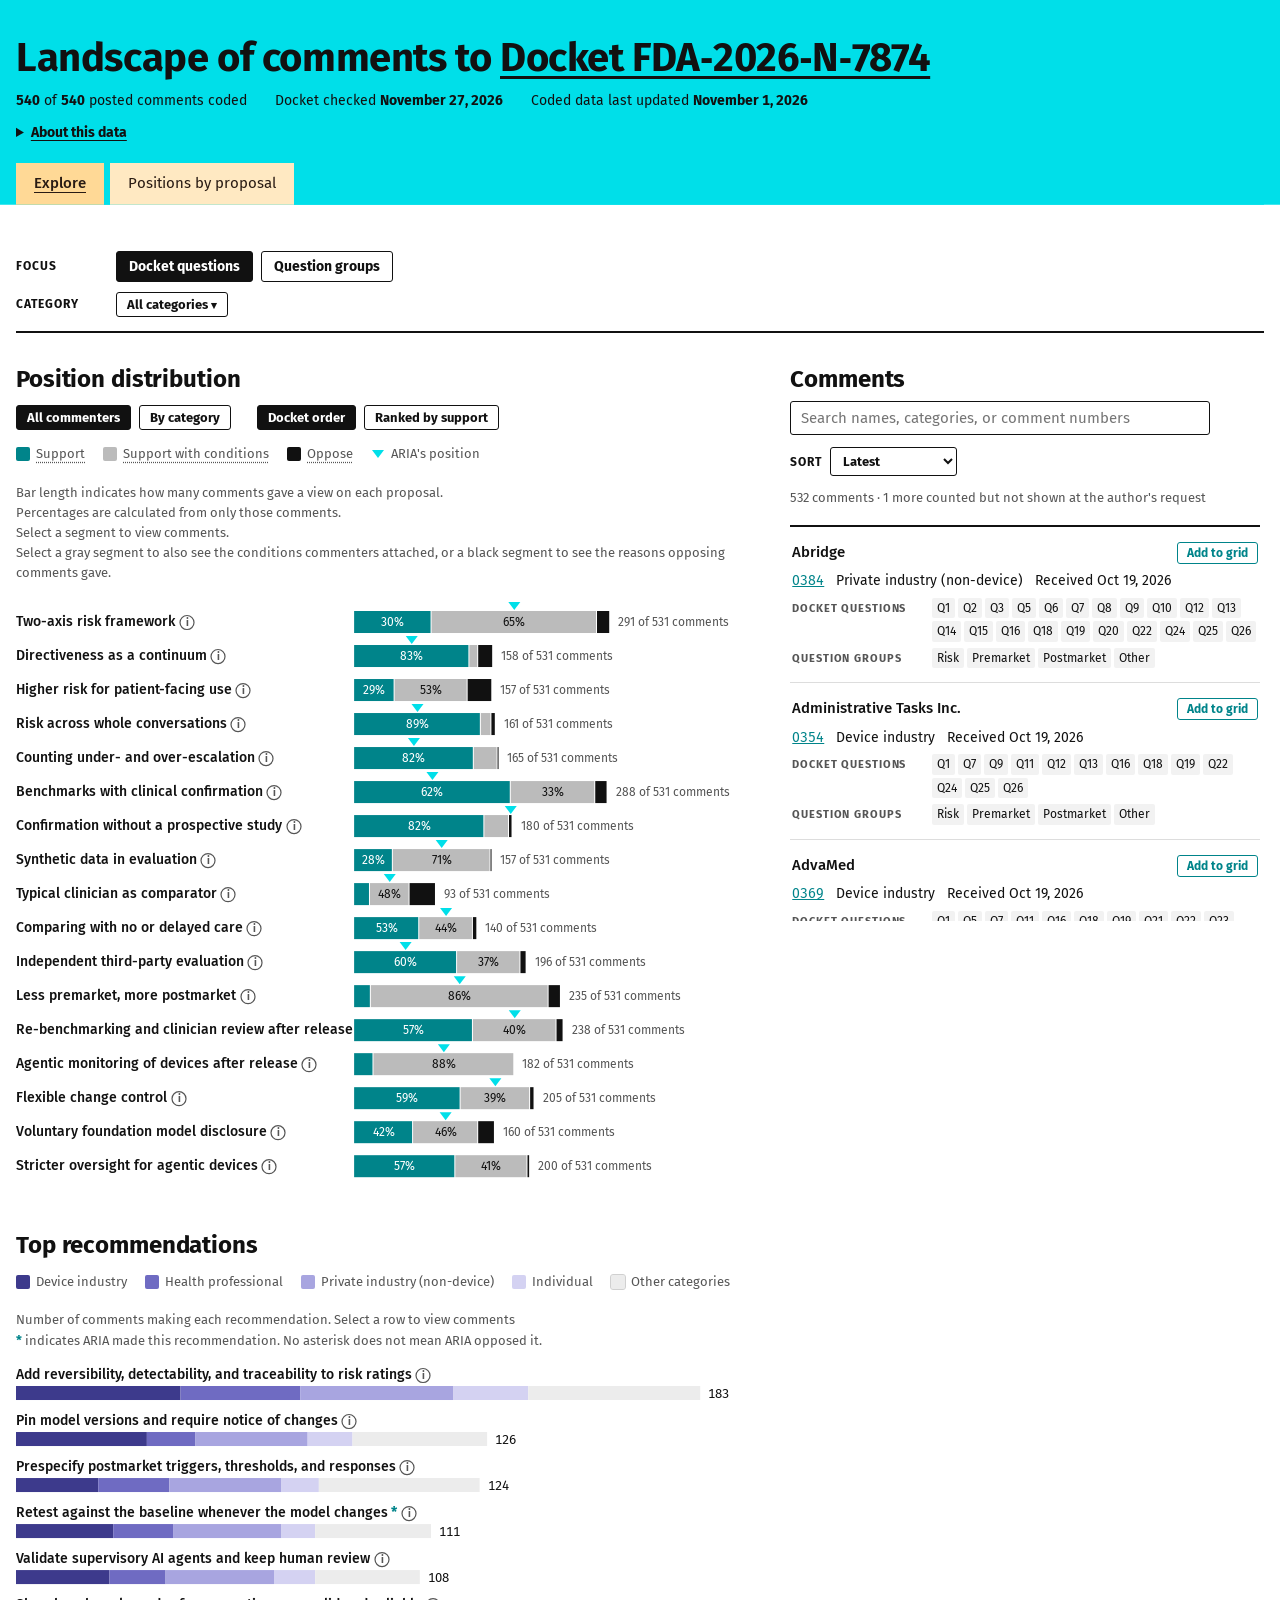
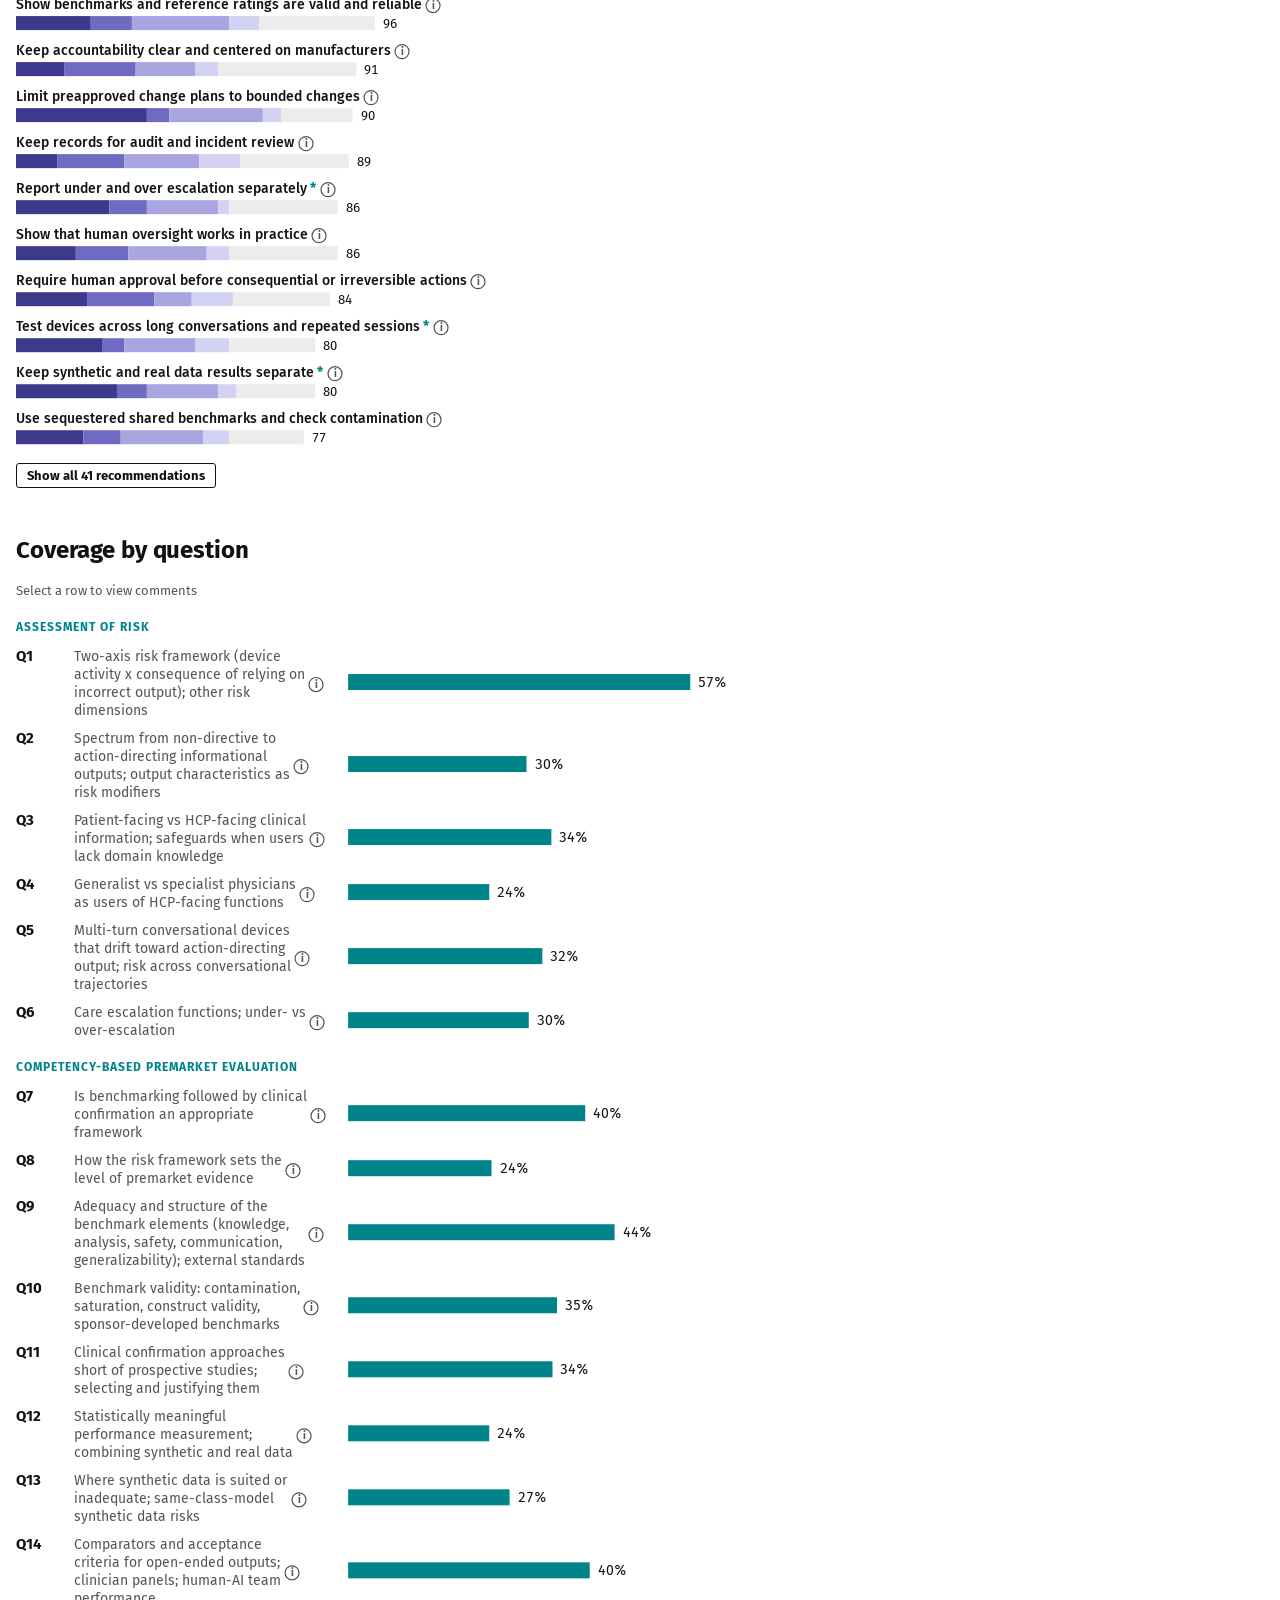
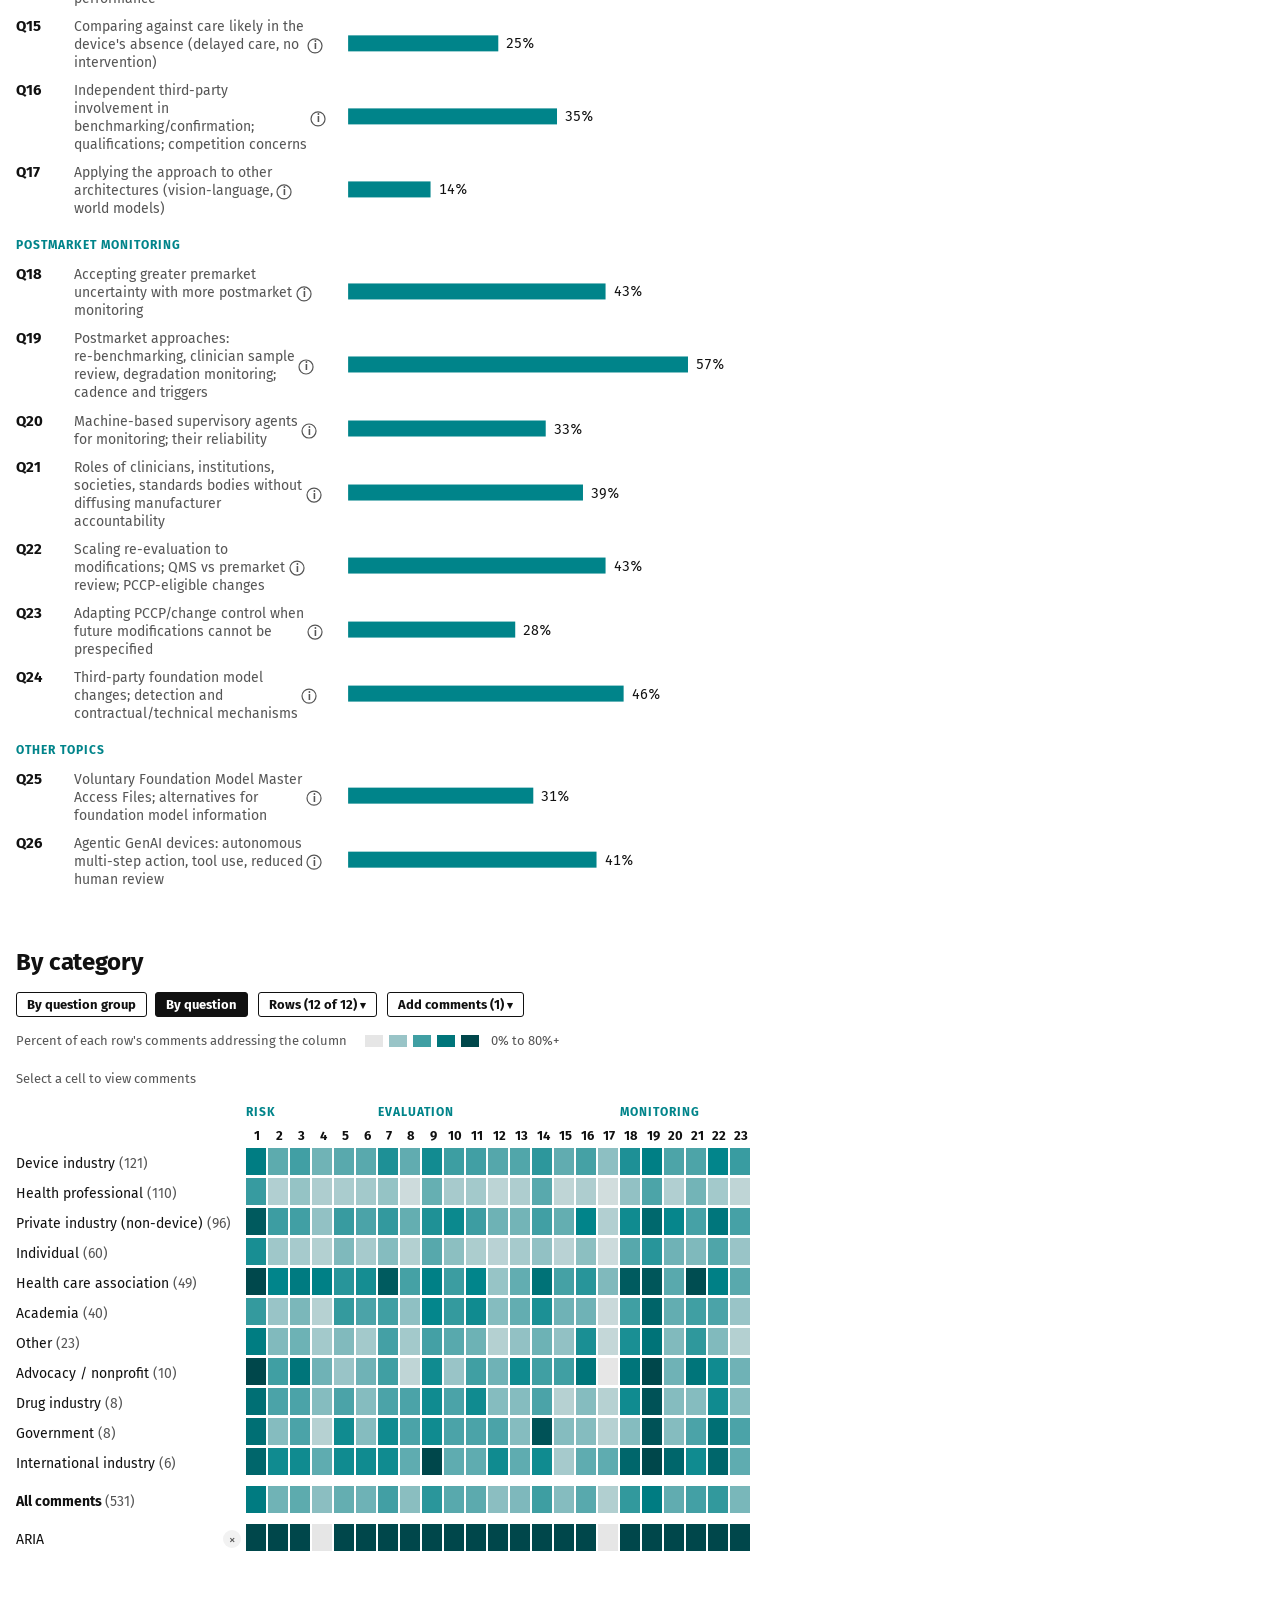
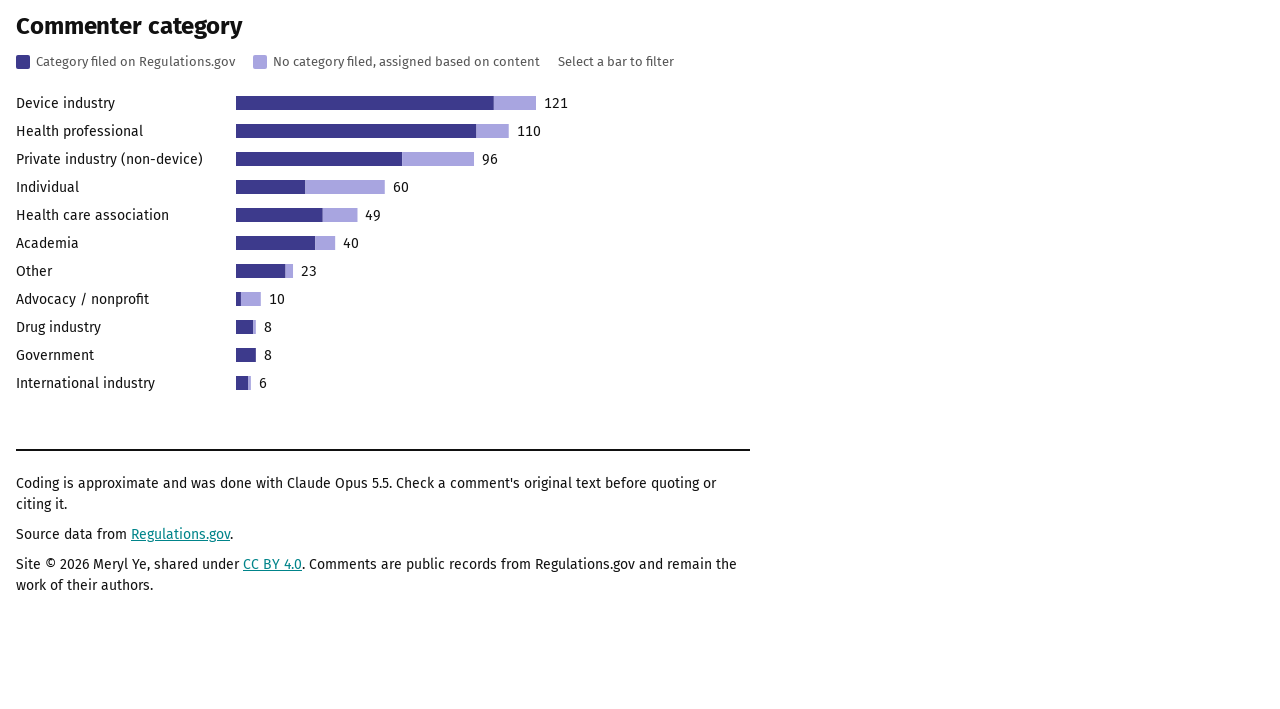
<file: index.html>
<!doctype html>
<html lang="en">
<head>
<meta charset="utf-8">
<meta name="viewport" content="width=device-width, initial-scale=1, viewport-fit=cover">
<title>Docket Lens</title>
<link rel="preconnect" href="https://fonts.googleapis.com">
<link rel="preconnect" href="https://fonts.gstatic.com" crossorigin>
<link rel="stylesheet" href="https://fonts.googleapis.com/css2?family=Fira+Sans:wght@400;500;700&display=swap">
<style>
/* Layout: full-bleed cyan title band, condensed caps headings, square black controls on white, then the overview chart, the category grid, the category bar chart, and the comment table. Single light theme in ARIA's cyan and teal. */
:root {
  --cream: #f2f2f2;
  --white: #ffffff;
  --ink: #111111;
  --muted: #555555;
  --rule: #dddddd;
  --sand: #e6e6e6;
  --teal: #00848a;
  --teal-deep: #00474b;
  --cyan: #00dfe9;
  --gold: #ffd996;
  --cond: "Fira Sans Condensed", "Arial Narrow", Arial, sans-serif;
  --serif: "Newsreader", Georgia, "Times New Roman", serif;
  --sans: "Fira Sans", Arial, sans-serif;
  color-scheme: light;
}
* { box-sizing: border-box; }
html, body { margin: 0; }
body {
  background: var(--white); color: var(--ink); font: 16px/1.55 var(--sans);
  padding-left: max(16px, env(safe-area-inset-left, 0px));
  padding-right: max(16px, env(safe-area-inset-right, 0px));
}
.wrap { max-width: 1480px; margin: 0 auto; }
a { color: var(--teal); }
a:focus-visible, button:focus-visible, input:focus-visible, [tabindex]:focus-visible { outline: 3px solid var(--cyan); outline-offset: 2px; }
header { padding-block: 36px 28px; display: grid; gap: 10px; min-width: 0; background: var(--cyan); box-shadow: 0 0 0 100vmax var(--cyan); clip-path: inset(0 -100vmax); }
.eyebrow { font-size: 15px; color: var(--ink); }
h1 { font: 700 40px/1.1 var(--sans); margin: 0; letter-spacing: -.01em; white-space: nowrap; }
h1 a { color: var(--ink); text-decoration-thickness: 3px; text-underline-offset: 5px; }
.lede { font-size: 19px; max-width: 60ch; margin: 0; }
.facts { display: flex; flex-wrap: wrap; gap: 6px 28px; font-size: 14px; color: var(--ink); }
.facts b { color: var(--ink); font-weight: 700; font-variant-numeric: tabular-nums; }
.gap-note { font-size: 14px; margin: 0; max-width: 75ch; }
.about { font-size: 14px; max-width: 75ch; }
.about summary { cursor: pointer; font-weight: 700; text-decoration: underline; text-underline-offset: 3px; width: fit-content; }
.about p { margin: 8px 0 0; }
.controls {
  position: sticky; top: env(safe-area-inset-top, 0px); z-index: 5; background: var(--white);
  border-bottom: 2px solid var(--ink); padding-block: 14px; display: grid; gap: 10px;
}
body::before { content: ""; position: fixed; inset: 0 0 auto; height: env(safe-area-inset-top, 0px); z-index: 10; background: var(--white); }
.group { display: flex; flex-wrap: wrap; align-items: center; gap: 8px; }
.label { font: 700 12px var(--sans); letter-spacing: .08em; text-transform: uppercase; color: var(--ink); min-width: 92px; }
.pill { font: 700 14px var(--sans); padding: 6px 12px; border-radius: 3px; border: 1.5px solid var(--ink); background: var(--white); color: var(--ink); cursor: pointer; }
.pill:hover { background: var(--cream); }
.pill[aria-pressed="true"] { background: var(--ink); color: var(--white); }
.pill.small { font-size: 13px; padding: 4px 10px; border-width: 1px; }
main { display: grid; gap: 56px; padding-block: 40px 64px; }
main > *, section { min-width: 0; }
h2 { font: 700 clamp(20px, 2vw, 24px)/1.2 var(--sans); margin: 0 0 12px; letter-spacing: -.005em; }
.sub { color: var(--muted); font-size: 15px; margin: 0 0 18px; max-width: 72ch; }
.panel { background: var(--white); padding-block: 4px; min-width: 0; }
.insight { display: grid; grid-template-columns: repeat(auto-fit, minmax(240px, 1fr)); gap: 16px 28px; margin-bottom: 20px; font-size: 15px; }
.insight strong { display: block; font-size: 12px; letter-spacing: .08em; text-transform: uppercase; color: var(--teal); margin-bottom: 4px; }
.legend { display: flex; gap: 18px; flex-wrap: wrap; font-size: 13px; color: var(--muted); margin-bottom: 12px; align-items: center; }
.legend span { display: inline-flex; align-items: center; gap: 6px; }
.sw { width: 14px; height: 14px; border-radius: 2px; display: inline-block; }
.ramp { display: inline-flex; gap: 2px; }
.ramp i { width: 18px; height: 12px; display: inline-block; }
.chart { overflow-x: auto; }
.chart svg { display: block; }
.row, .cell { cursor: pointer; }
.row:hover .hit, .row.on .hit { fill: var(--cream); }
.cell:hover { stroke: var(--ink); stroke-width: 1.5; }
.two { display: grid; grid-template-columns: repeat(auto-fit, minmax(320px, 1fr)); gap: 40px; }
.dd { position: relative; }
.dd summary { list-style: none; display: inline-block; }
.dd summary::-webkit-details-marker { display: none; }
.dd summary::after { content: " ▾"; font-size: 11px; }
.dd[open] summary { background: var(--ink); color: var(--white); }
.menu { position: absolute; z-index: 6; top: calc(100% + 6px); left: 0; background: var(--white); border: 1.5px solid var(--ink); border-radius: 3px; padding: 8px; width: 300px; max-width: calc(100vw - 40px); display: grid; gap: 2px; }
.menu.wide { width: 420px; }
.menu .list { max-height: 300px; overflow-y: auto; display: grid; gap: 2px; margin-top: 8px; }
.menu label { display: flex; gap: 8px; align-items: flex-start; font-size: 14px; padding: 5px 6px; border-radius: 4px; cursor: pointer; }
.menu label:hover { background: var(--cream); }
.menu input[type=checkbox] { accent-color: var(--teal); margin-top: 3px; }
.menu .num { color: var(--muted); font-variant-numeric: tabular-nums; }
.menu .field { width: 100%; }
.adder { display: flex; flex-wrap: wrap; gap: 10px; align-items: center; margin-bottom: 14px; }
.field { font: 15px var(--sans); padding: 7px 10px; border: 1.5px solid var(--ink); border-radius: 3px; background: var(--white); color: var(--ink); min-width: 0; width: min(100%, 420px); }
.note { font-size: 13px; color: var(--muted); }
.textbtn { font: 700 13px var(--sans); border: 0; background: none; color: var(--teal); cursor: pointer; padding: 0; }
.tablewrap { overflow-x: auto; background: var(--white); border-top: 2px solid var(--ink); }
table { border-collapse: collapse; width: 100%; min-width: 820px; font-size: 14px; }
th { text-align: left; font: 700 12px var(--sans); letter-spacing: .08em; text-transform: uppercase; color: var(--ink); padding: 12px; border-bottom: 1px solid var(--ink); white-space: nowrap; }
td { padding: 12px; border-bottom: 1px solid var(--rule); vertical-align: top; }
tr:last-child td { border-bottom: 0; }
td.id { font-variant-numeric: tabular-nums; white-space: nowrap; }
td.num { font-variant-numeric: tabular-nums; text-align: right; }
.qs { display: flex; flex-wrap: wrap; gap: 3px; }
.q { font-size: 12px; padding: 1px 5px; border-radius: 2px; background: var(--cream); }
.tag { font-size: 12px; color: var(--muted); }
.inferred { font-size: 12px; color: var(--muted); font-style: italic; }
.aria-row td { background: #e0fbfc; }
.cmp { font: 700 12px var(--sans); padding: 3px 9px; border-radius: 3px; border: 1px solid var(--teal); background: transparent; color: var(--teal); cursor: pointer; white-space: nowrap; }
.cmp[aria-pressed="true"] { background: var(--teal); color: var(--white); }
.sortby { display: inline-flex; align-items: center; gap: 8px; }
.select { font: 700 13px var(--sans); padding: 5px 8px; border: 1.5px solid var(--ink); border-radius: 3px; background: var(--white); color: var(--ink); }
.filters { display: flex; flex-wrap: wrap; gap: 12px; align-items: center; margin-bottom: 14px; }
.empty { color: var(--muted); padding: 28px; text-align: center; }
.more { margin-top: 12px; }
footer { border-top: 2px solid var(--ink); padding-block: 22px 40px; font-size: 14px; color: var(--ink); display: grid; gap: 8px; }
footer p { margin: 0; }
.split { display: grid; gap: 40px; padding-block: 32px 0; }
.split > * { min-width: 0; }
#gridSection { scroll-margin-top: calc(var(--ctl-h, 70px) + 16px); }
#grid { scroll-margin-bottom: 16px; }
.left { display: grid; gap: 48px; align-content: start; min-width: 0; padding-bottom: 8px; }
.side { min-width: 0; }
.side h2 { margin-bottom: 8px; }
.list { border-top: 2px solid var(--ink); }
.card { display: grid; gap: 6px; padding: 14px 2px; border-bottom: 1px solid var(--rule); }
.card .top { display: flex; justify-content: space-between; gap: 10px; align-items: baseline; }
.card .who { font-weight: 500; font-size: 15px; }
.card .meta { font-size: 14px; color: var(--ink); display: flex; flex-wrap: wrap; gap: 4px 12px; }
.card .meta a { font-variant-numeric: tabular-nums; }
.card .sum { font-size: 14px; margin: 0; }
.card.aria { background: #e0fbfc; padding-inline: 10px; }
.themes { font-size: 12px; color: var(--muted); }
.facet { display: grid; grid-template-columns: 132px minmax(0, 1fr); gap: 8px; align-items: baseline; font-size: 13px; }
.facet > span:first-child { font: 700 11px var(--sans); letter-spacing: .08em; text-transform: uppercase; color: var(--muted); }
.facet .none { color: var(--muted); }
@media (min-width: 1100px) {
  .split { grid-template-columns: minmax(0, 1.55fr) minmax(360px, 1fr); }
  .split { align-items: start; }
  .side { position: sticky; top: calc(var(--ctl-h, 70px) + env(safe-area-inset-top, 0px) + 16px); max-height: calc(100vh - var(--ctl-h, 70px) - 32px); overflow-y: auto; padding: 0 4px 16px 0; overscroll-behavior: contain; }
  .side .head { position: sticky; top: 0; background: var(--white); z-index: 2; padding-bottom: 2px; }
}
.tipbox { position: fixed; z-index: 60; max-width: min(400px, calc(100vw - 32px)); background: var(--white); border: 1.5px solid var(--ink); border-radius: 3px; padding: 10px 12px; font: 13px/1.5 var(--sans); color: var(--ink); box-shadow: 0 4px 14px rgba(0,0,0,.14); pointer-events: none; }
.tipbox .tt { font-weight: 700; margin-bottom: 4px; }
.tipbox .qt { margin: 0 0 6px; padding-left: 9px; border-left: 3px solid var(--cyan); }
.tipbox .src { font-size: 11px; color: var(--muted); margin-bottom: 6px; }
.tipbox .lab { font-size: 11px; font-weight: 700; letter-spacing: .06em; text-transform: uppercase; color: var(--muted); margin-top: 6px; }
.ic { display: inline-flex; align-items: center; justify-content: center; width: 15px; height: 15px; border: 1.2px solid var(--muted); border-radius: 50%; font: 700 10px/1 var(--sans); color: var(--muted); margin-left: 5px; cursor: help; vertical-align: 1px; }
svg .infoi { cursor: help; }
svg .infoi:hover circle, svg .infoi:focus circle, .ic:hover, .ic:focus { stroke: var(--teal); border-color: var(--teal); color: var(--teal); }
[data-tip]:not(.infoi):not(.ic) { cursor: help; }
@media (prefers-reduced-motion: no-preference) { .bar { transition: width .25s ease; } }
.opp[hidden] { display: none; }
@keyframes flash { 0% { box-shadow: 0 0 0 3px #00dfe9; } 100% { box-shadow: 0 0 0 3px rgba(0,223,233,0); } }
.flash { animation: flash 1.6s ease-out; }
.card .sum mark { background: #fff3c4; padding: 0 1px; }
.card .sum .src { color: var(--muted); }
.opp { border-left: 3px solid #00dfe9; padding: 6px 0 6px 14px; margin-top: 8px; display: grid; gap: 8px; }
.opp p { margin: 0; font-size: 13px; color: var(--muted); }
.opp ul { margin: 0; padding-left: 18px; display: grid; gap: 6px; font-size: 14px; }
</style>
<link rel="stylesheet" href="views.css">
</head>
<body>
<div class="wrap">
<header>
  <h1>Landscape of comments to <a href="https://www.regulations.gov/docket/FDA-2026-N-7874" target="_blank" rel="noopener">Docket FDA&#8209;2026&#8209;N&#8209;7874</a></h1>
  <div class="facts" id="facts"><span>Loading comments…</span></div>
  <p class="gap-note" id="gap-note" hidden></p>
  <details class="about">
    <summary>About this data</summary>
    <p>Comments are downloaded from the Regulations.gov public API for this docket, with their attached files. Regulations.gov shows only comments FDA has reviewed and posted. FDA posts them in batches, so the docket can hold more comments than this site includes, and comments filed but not yet posted appear in neither.</p>
    <p>New comments are added to the charts after each one is read and coded, which can take several days. "Coded data last updated" is the date coded comments were last added or changed.</p>
    <p>Each comment was read in full and coded by Claude Opus 5.5 against a written codebook, with checks by separate instances of the same model. No codes have been checked by a person. Comments filed twice are counted once. One comment is counted but not shown, at its author's request. When AI agent coders disagreed on a position, the code leans toward ‘support with conditions’ or ‘no position,’ so those shares may be somewhat high.</p>
  </details>
  <nav class="tabs" role="tablist" aria-label="Views">
    <button type="button" class="tab" role="tab" data-view="explore" aria-selected="true">Explore</button>
    <button type="button" class="tab" role="tab" data-view="proposals" aria-selected="false">Positions by proposal</button>
  </nav>
</header>
<div id="view-explore" class="view" role="tabpanel">

<div class="controls" role="toolbar" aria-label="Chart controls">
  <div class="group"><span class="label">Focus</span>
    <span id="lens" class="group">
      <button type="button" class="pill" data-v="questions" aria-pressed="true">Docket questions</button>
      <button type="button" class="pill" data-v="sections" aria-pressed="false">Question groups</button>
    </span>
  </div>
  <div class="group"><span class="label">Category</span>
    <details class="dd" id="catDD"><summary class="pill small">All categories</summary><div class="menu" id="catMenu"></div></details>
  </div>
</div>

<main class="split">
<div class="left">
  <section id="posSection">
    <h2>Position distribution</h2>
    <div class="adder">
      <span id="posView" class="group">
        <button type="button" class="pill small" data-v="all" aria-pressed="true">All commenters</button>
        <button type="button" class="pill small" data-v="cat" aria-pressed="false">By category</button>
      </span>
      <span id="posSort" class="group" style="margin-left:16px">
        <button type="button" class="pill small" data-v="docket" aria-pressed="true">Docket order</button>
        <button type="button" class="pill small" data-v="support" aria-pressed="false">Ranked by support</button>
      </span>
    </div>
    <div class="legend">
      <span data-tip="stance:support" tabindex="0" style="text-decoration:underline dotted;text-underline-offset:3px"><i class="sw" style="background:#00848a"></i>Support</span>
      <span data-tip="stance:conditional" tabindex="0" style="text-decoration:underline dotted;text-underline-offset:3px"><i class="sw" style="background:#bbbbbb"></i>Support with conditions</span>
      <span data-tip="stance:oppose" tabindex="0" style="text-decoration:underline dotted;text-underline-offset:3px"><i class="sw" style="background:#111111"></i>Oppose</span>
      <span id="ariaMark" hidden><svg width="14" height="10" aria-hidden="true"><path d="M 1 1 L 13 1 L 7 9 Z" fill="#00dfe9"></path></svg>ARIA's position</span>
      <span id="posNote" style="flex-basis:100%;display:block">Bar length indicates how many comments gave a view on each proposal.<br>Percentages are calculated from only those comments.<br>Select a segment to view comments.</span>
    </div>
    <div class="chart" id="pos"></div>
    <div class="opp" id="oppPanel" hidden></div>
  </section>

  <section id="recSection">
    <h2>Top recommendations</h2>
    <div class="legend" id="recLegend"></div>
    <div class="chart" id="recs"></div>
    <button type="button" class="pill small" id="recMore" style="margin-top:10px">Show all recommendations</button>
  </section>

  <section id="covSection">
    <h2 id="covTitle">Coverage by question</h2>
    <div class="panel">
      <div class="legend">
        <span>Select a row to view comments</span>
      </div>
      <div class="chart" id="main"></div>
    </div>
  </section>

  <section id="gridSection">
    <h2>By category</h2>
    <div class="panel">
      <div class="adder">
        <span id="gcols" class="group">
          <button type="button" class="pill small" data-v="sections" aria-pressed="false">By question group</button>
          <button type="button" class="pill small" data-v="questions" aria-pressed="true">By question</button>
        </span>
        <details class="dd" id="rowsDD"><summary class="pill small">Rows</summary><div class="menu" id="rowMenu"></div></details>
        <details class="dd" id="addDD"><summary class="pill small">Add comments</summary><div class="menu wide">
          <input class="field" id="addSearch" type="search" placeholder="Search by commenter or number" aria-label="Search comments to add">
          <div id="addMenu" class="list"></div></div></details>
        <span class="note" id="addNote"></span>
      </div>
      <div class="legend">
        <span>Percent of each row's comments addressing the column</span>
        <span class="ramp" id="rampKey"></span>
        <span>Select a cell to view comments</span>
      </div>
      <div class="chart" id="grid"></div>
    </div>
  </section>

  <section>
    <h2>Commenter category</h2>
    <div class="legend"><span><i class="sw" style="background:#3d3a8c"></i>Category filed on Regulations.gov</span><span><i class="sw" style="background:#a8a5e0"></i>No category filed, assigned based on content</span><span>Select a bar to filter</span></div>
    <div class="panel chart" id="types-chart"></div>
  </section>

  <footer>
  <p>Coding is approximate and was done with Claude Opus 5.5. Check a comment's original text before quoting or citing it.</p>
  <p>Source data from <a href="https://www.regulations.gov/docket/FDA-2026-N-7874/comments">Regulations.gov</a>.</p>
  <p>Site © 2026 Meryl Ye, shared under <a href="https://creativecommons.org/licenses/by/4.0/">CC BY 4.0</a>. Comments are public records from Regulations.gov and remain the work of their authors.</p>
</footer>
</div>
  <aside class="side" id="side" aria-label="Comments">
    <div class="head">
      <h2>Comments</h2>
      <div class="filters">
        <input class="field" id="search" type="search" placeholder="Search names, categories, or comment numbers" aria-label="Search comments by name, category, or comment number">
        <label class="sortby"><span class="label" style="min-width:0">Sort</span>
          <select id="sort" class="select" aria-label="Sort comments">
            <option value="latest" selected>Latest</option>
            <option value="earliest">Earliest</option>
            <option value="alpha">Alphabetical</option>
            <option value="least">Least coverage</option>
            <option value="most">Most coverage</option>
          </select></label>
        <span id="selNote" class="note"></span>
        <button type="button" class="textbtn" id="clear" hidden>Clear selection</button>
      </div>
    </div>
    <div class="list" id="rows"><p class="empty">Loading…</p></div>
    <button type="button" class="pill small more" id="more" hidden>Show all comments</button>
  </aside>
</main>
</div>
<div id="view-proposals" class="view" role="tabpanel" hidden></div>


</div>

<script>
const state = { posView: "all", posSort: "docket", recAll: false, sort: "latest", lens: "questions", weight: "count", types: new Set(), sel: null, cat: null, q: "", all: false, pinned: ["ARIA"], hidden: new Set(), gcols: "questions" };
let D = null, META = null, BYID = {};

const esc = s => String(s ?? "").replace(/[&<>"']/g, c => ({ "&": "&amp;", "<": "&lt;", ">": "&gt;", '"': "&quot;", "'": "&#39;" }[c]));
const pct = x => Math.round(x * 100) + "%";
const short = id => id.replace("FDA-2026-N-7874-", "");
// Comments filed but not yet posted by FDA. Shown in the list and grid, never counted in the charts.
const PENDING = () => (META && META.pending) || [];
const nameOf = c => c.org || c.title.replace(/^Comment from /, "");

function sectionOf(n) { return META.questions.find(q => q.n === n).section; }
function itemsFor(c, lens) {
  if (lens === "questions") return c.q_addr.map(String);
  if (lens === "sections") return [...new Set(c.q_addr.map(sectionOf))];
  if (lens === "pos") return posItems(c);
  if (lens === "recs") return c.recs || [];
  return c.topics;
}
const STANCE = { support: "support", conditional: "support with conditions", oppose: "oppose" };
function posItems(c) {
  const out = Object.entries(c.pos || {}).filter(([, v]) => v).map(([k, v]) => k + ":" + v);
  for (const [k, gs] of Object.entries(c.conds || {})) for (const g of gs) out.push(k + ":conditional:" + g);
  return out;
}
const dupCount = () => D.reduce((n, c) => n + ((c.also_filed || []).length), 0);
const condsOf = key => (META.conditions || {})[key] || [];
function catalog(lens) {
  if (lens === "pos") return META.proposals.flatMap(p => [...Object.keys(STANCE).map(s => ({ key: p.key + ":" + s, label: `${STANCE[s]} on ${p.label.toLowerCase()}`, phrase: `that ${({ support: "support", conditional: "support with conditions", oppose: "oppose" })[s]} “${p.label}”` })),
    ...condsOf(p.key).map(g => ({ key: p.key + ":conditional:" + g.key, label: g.label, phrase: `that support “${p.label}” on the condition “${g.label}”` }))]);
  if (lens === "recs") return META.recs.map(x => ({ key: x.key, label: x.label, phrase: `recommending “${x.label}”` }));
  if (lens === "questions") return META.questions.map(q => ({ key: String(q.n), label: "Q" + q.n, desc: q.label, group: q.section }));
  if (lens === "sections") return META.sections.map(s => ({ key: s.key, label: s.label, desc: "Section " + s.key }));
  return META.topics.map(t => ({ key: t.key, label: t.key, desc: "" }));
}
function ariaItems(lens) {
  const a = META.aria;
  if (lens === "questions") return a.q_addr.map(String);
  if (lens === "sections") return [...new Set(a.q_addr.map(sectionOf))];
  if (lens === "pos") return posItems(a);
  if (lens === "recs") return a.recs || [];
  return a.topics;
}
const w = () => 1;
const readable = () => D.filter(c => !c.unreadable);
function filtered() { return readable().filter(c => state.types.size === 0 || state.types.has(c.commenter_type)); }
function shareOf(pool, key, lens) {
  const total = pool.reduce((s, c) => s + w(c), 0);
  if (!total) return null;
  return pool.filter(c => itemsFor(c, lens).includes(key)).reduce((s, c) => s + w(c), 0) / total;
}

/* Information tooltips */
function tipHTML(key) {
  const i = key.indexOf(":"), kind = key.slice(0, i), id = key.slice(i + 1), T = META.tips || {};
  if (kind === "q" && T.q[id]) return `<div class="tt">${esc(T.q[id].title)}</div><div class="qt">${esc(T.q[id].quote)}</div>`;
  if (kind === "sec" && T.sec[id]) return `<div class="tt">${esc(T.sec[id].title)}</div><div>${esc(T.sec[id].body)}</div>`;
  if (kind === "pos" && T.pos[id]) { const p = META.proposals.find(x => x.key === id); return `<div class="tt">${esc(p ? p.label : id)}</div><div class="qt">${esc(T.pos[id].quote)}</div><div class="src">${esc(T.pos[id].title)}</div><div class="lab">Explanation</div><div>${esc(T.pos[id].body)}</div>`; }
  if (kind === "rec") { const g = META.recs.find(x => x.key === id); return g ? `<div class="tt">${esc(g.label)}</div><div>${esc(g.desc || "")}</div>` : ""; }
  if (kind === "theme" && T.theme[id]) return `<div class="tt">${esc(id)}</div><div>${esc(T.theme[id].body)}</div>`;
  if (kind === "aria") { const a = META.aria, v = (a.pos || {})[id], qs = (a.position_quotes || {})[id] || [], p = META.proposals.find(x => x.key === id); return `<div class="tt">ARIA: ${esc(v ? { support: "Support", conditional: "Support with conditions", oppose: "Oppose" }[v] : "No position")}</div><div class="src">${esc(p ? p.label : "")}</div>${qs.map(q => `<div class="qt">“${esc(q)}”</div>`).join("")}<div class="src">From ARIA's comment</div>`; }
  if (kind === "stance" && T.stance[id]) return `<div class="tt">${esc({ support: "Support", conditional: "Support with conditions", oppose: "Oppose" }[id])}</div><div>${esc(T.stance[id].body)}</div>`;
  return "";
}
function addIcons(root) {
  root.querySelectorAll("svg text[data-icon]").forEach(t => {
    let b; try { b = t.getBBox(); } catch (e) { return; }
    if (!b.width) return;
    const mw = +t.getAttribute("data-maxw") || Infinity, g = document.createElementNS("http://www.w3.org/2000/svg", "g"), cx = b.x + Math.min(b.width, mw) + 11, cy = b.y + b.height / 2 + 1;
    g.setAttribute("class", "infoi"); g.setAttribute("data-tip", t.getAttribute("data-tip")); g.setAttribute("tabindex", "0"); g.setAttribute("role", "button"); g.setAttribute("aria-label", "More information");
    g.innerHTML = `<circle cx="${cx}" cy="${cy}" r="7" fill="#ffffff" stroke="#555555" stroke-width="1.2"></circle><text x="${cx}" y="${cy + 3.5}" font-size="10" font-weight="700" text-anchor="middle" fill="#555555" font-family="Fira Sans, Arial, sans-serif" style="pointer-events:none">i</text>`;
    t.removeAttribute("data-tip");
    const host = t.parentNode.getAttribute("clip-path") ? t.parentNode : t;
    host.parentNode.insertBefore(g, host.nextSibling);
    if (isFinite(mw) && b.width > mw) {
      t.classList.add("over"); t.dataset.shift = Math.ceil(b.width - mw + 8);
      const fade = document.createElementNS("http://www.w3.org/2000/svg", "rect");
      fade.setAttribute("x", b.x + mw - 36); fade.setAttribute("y", b.y - 2); fade.setAttribute("width", 37); fade.setAttribute("height", b.height + 4);
      fade.setAttribute("fill", "url(#qfade)"); fade.setAttribute("class", "ell"); fade.style.pointerEvents = "none"; fade.style.transition = "opacity .2s";
      host.parentNode.insertBefore(fade, g);
    }
  });
}
function initScroll() {
  const reduce = matchMedia("(prefers-reduced-motion: reduce)").matches;
  const start = t => { if (reduce || !t.dataset.shift) return; const d = +t.dataset.shift; t.style.transition = `transform ${Math.max(1.5, d / 45)}s linear .35s`; t.style.transform = `translateX(-${d}px)`; const e = t.closest("g.row") && t.closest("g.row").querySelector(".ell"); if (e) e.style.opacity = 0; };
  const stop = t => { t.style.transition = "transform .3s ease"; t.style.transform = "none"; const e = t.closest("g.row") && t.closest("g.row").querySelector(".ell"); if (e) e.style.opacity = 1; };
  document.addEventListener("mouseover", e => { const row = e.target.closest && e.target.closest("#main g.row"); if (!row) return; const t = row.querySelector("text.qscroll.over"); if (t && !row.contains(e.relatedTarget)) start(t); });
  document.addEventListener("mouseout", e => { const row = e.target.closest && e.target.closest("#main g.row"); if (!row || row.contains(e.relatedTarget)) return; const t = row.querySelector("text.qscroll.over"); if (t) stop(t); });
}
let tipPinned = null;
function showTip(el) {
  const html = tipHTML(el.getAttribute("data-tip") || ""); if (!html) return;
  const box = document.getElementById("tipbox"); box.innerHTML = html; box.hidden = false;
  const r = el.getBoundingClientRect(), bw = box.offsetWidth, bh = box.offsetHeight;
  let x = Math.min(Math.max(16, r.left), window.innerWidth - bw - 16), y = r.bottom + 8;
  if (y + bh > window.innerHeight - 8) y = Math.max(8, r.top - bh - 8);
  box.style.left = x + "px"; box.style.top = y + "px";
}
function hideTip() { document.getElementById("tipbox").hidden = true; tipPinned = null; }
function initTips() {
  const target = e => e.target.closest && e.target.closest("[data-tip]");
  document.addEventListener("mouseover", e => { const t = target(e); if (t) showTip(t); else if (!tipPinned) document.getElementById("tipbox").hidden = true; });
  document.addEventListener("focusin", e => { const t = target(e); if (t) showTip(t); });
  document.addEventListener("focusout", e => { if (target(e)) hideTip(); });
  document.addEventListener("click", e => {
    const t = target(e);
    if (t && (t.classList.contains("infoi") || t.classList.contains("ic"))) { e.stopPropagation(); e.preventDefault(); if (tipPinned === t) hideTip(); else { showTip(t); tipPinned = t; } }
    else if (!t) hideTip();
  }, true);
  document.addEventListener("keydown", e => { if (e.key === "Escape") hideTip(); });
  window.addEventListener("scroll", () => { if (!tipPinned) document.getElementById("tipbox").hidden = true; }, { passive: true, capture: true });
}

/* Position distribution */
const SCOL = { support: "#00848a", conditional: "#bbbbbb", oppose: "#111111" };
function stanceCounts(pool, key) {
  const n = { support: 0, conditional: 0, oppose: 0 };
  pool.forEach(c => { const v = (c.pos || {})[key]; if (v) n[v]++; });
  n.total = n.support + n.conditional + n.oppose; return n;
}
const ff = 'font-family="Fira Sans, Arial, sans-serif"';
function stackedBar(x, y, w, h, n, key, out, sel) {
  let xx = x;
  ["support", "conditional", "oppose"].forEach(s => {
    if (!n[s]) return;
    const ww = n[s] / n.total * w, on = sel && sel.lens === "pos" && (sel.key === key + ":" + s || sel.key.startsWith(key + ":" + s + ":"));
    out.push(`<rect class="seg" data-key="${key}:${s}" tabindex="0" role="button" x="${xx}" y="${y}" width="${Math.max(ww - 1, 1)}" height="${h}" fill="${SCOL[s]}" stroke="${on ? "#00dfe9" : "none"}" stroke-width="3" style="cursor:pointer"><title>${n[s]} of ${n.total} ${STANCE[s]}</title></rect>`);
    if (ww > 30) out.push(`<text x="${xx + ww / 2}" y="${y + h / 2 + 4}" font-size="12" text-anchor="middle" fill="${s === "conditional" ? "#111111" : "#ffffff"}" ${ff} style="pointer-events:none">${Math.round(n[s] / n.total * 100)}%</text>`);
    xx += ww;
  });
}
function condPanel(p, pool, lw, bw, y0, out, aria) {
  const gs = condsOf(p.key), cond = pool.filter(c => (c.pos || {})[p.key] === "conditional");
  const rows = gs.map(g => ({ g, n: cond.filter(c => ((c.conds || {})[p.key] || []).includes(g.key)).length })).filter(r => r.n).sort((a, b) => (a.g.key === "other") - (b.g.key === "other") || b.n - a.n);
  const ah = aria && META.aria.conds ? (META.aria.conds[p.key] || []) : [];
  const lh = 22, top = y0 + 4, x = 12, barMax = Math.max(60, bw * .55), mx = Math.max(1, ...rows.map(r => r.n)), h = (rows.length + 1) * lh + (rows.length ? 52 : 8);
  out.push(`<rect x="0" y="${top}" width="3" height="${h - 8}" fill="#00dfe9"></rect>`);
  out.push(`<text x="${x}" y="${top + 15}" font-size="12" fill="#555555" ${ff}>${rows.length ? `Conditions named by the ${cond.length} comments that support it with conditions` : "No conditions recorded for these comments"}</text>`);
  const sel = state.sel && state.sel.key;
  rows.forEach((r, j) => {
    const yy = top + (j + 1) * lh, key = p.key + ":conditional:" + r.g.key, on = sel === key, star = ah.includes(r.g.key);
    out.push(`<g class="cnd" data-key="${esc(key)}" tabindex="0" role="button" aria-label="${esc(r.g.label)}: ${r.n} comments" style="cursor:pointer">
      <rect x="6" y="${yy}" width="${lw + bw - 6}" height="${lh - 2}" fill="${on ? "#e6fbfc" : "transparent"}"></rect>
      <text x="${x}" y="${yy + 15}" font-size="13" fill="#111111" ${on ? 'font-weight="700"' : ""} ${ff}>${esc(r.g.label)}${star ? '<tspan fill="#00848a" font-weight="700"> *</tspan>' : ""}</text>
      <rect x="${lw}" y="${yy + 5}" width="${Math.max(2, r.n / mx * barMax)}" height="${lh - 12}" fill="${SCOL.conditional}"></rect>
      <text x="${lw + r.n / mx * barMax + 6}" y="${yy + 15}" font-size="12" fill="#555555" ${ff}>${r.n}</text></g>`);
  });
  if (rows.length) {
    const fy = top + (rows.length + 1) * lh + 12;
    out.push(`<text x="${x}" y="${fy}" font-size="11" fill="#555555" ${ff}>A comment can name more than one condition.${ah.length ? " * ARIA named this condition." : ""}</text>`);
    out.push(`<text x="${x}" y="${fy + 15}" font-size="11" fill="#555555" ${ff}>Select a condition to view those comments. Select the gray segment again to close.</text>`);
  }
  return h;
}
function labelW(props) {
  const c = labelW.c || (labelW.c = document.createElement("canvas").getContext("2d"));
  c.font = "500 14px 'Fira Sans', Arial, sans-serif";
  return Math.ceil(Math.max(...props.map(p => c.measureText(p.label).width))) + 44;
}
function renderPos() {
  const el = document.getElementById("pos"), out = [];
  const shareOf = (pool, k) => { const n = stanceCounts(pool, k); return n.total ? [n.support / n.total, (n.support + n.conditional) / n.total] : [-1, -1]; };
  const sortPool = filtered();
  const props = state.posSort === "support" ? [...META.proposals].sort((a, b) => { const x = shareOf(sortPool, a.key), y = shareOf(sortPool, b.key); return y[0] - x[0] || y[1] - x[1]; }) : META.proposals;
  const cwid = el.clientWidth || 900, aria = state.pinned.includes("ARIA") ? META.aria.pos || {} : null;
  if (state.posView === "all") {
    const pool = filtered(), W = Math.max(560, cwid), lw = Math.min(Math.round(W * .46), labelW(props)), nw = 130, aw = 0, bw = W - lw - nw - 10, rh = 34;
    const maxT = Math.max(1, ...props.map(p => stanceCounts(pool, p.key).total));
    const sk = state.sel && state.sel.lens === "pos" ? state.sel.key : "", openKey = sk.includes(":conditional") ? sk.split(":")[0] : null;
    let yoff = 0;
    props.forEach((p, i) => {
      const y = i * rh + yoff, n = stanceCounts(pool, p.key);
      out.push(`<text x="0" y="${y + 21}" font-size="14" font-weight="500" fill="#111111" ${ff} data-tip="pos:${p.key}" data-icon="1">${esc(p.label)}</text>`);
      const len = n.total / maxT * bw;
      if (n.total) stackedBar(lw, y + 6, len, rh - 12, n, p.key, out, state.sel);
      out.push(`<text x="${lw + len + 8}" y="${y + 21}" font-size="12" fill="#555555" ${ff}>${n.total} of ${pool.length} comments</text>`);
      const v = aria ? aria[p.key] : null;
      if (v && n.total) {
        const order = ["support", "conditional", "oppose"], k = order.indexOf(v);
        let start = 0; for (let j = 0; j < k; j++) start += n[order[j]];
        const cx = lw + (start + n[v] / 2) / n.total * len, top = y - 3;
        out.push(`<g data-tip="aria:${p.key}" tabindex="0" role="button" aria-label="ARIA's position" style="cursor:help"><rect x="${cx - 9}" y="${top - 3}" width="18" height="13" fill="transparent"></rect><path d="M ${cx - 6} ${top} L ${cx + 6} ${top} L ${cx} ${top + 8} Z" fill="#00dfe9"></path></g>`);
      }
      if (openKey === p.key) yoff += condPanel(p, pool, lw, bw, y + rh, out, aria);
    });
    el.innerHTML = `<svg viewBox="0 -10 ${W} ${props.length * rh + yoff + 10}" width="100%">${out.join("")}</svg>`;
  } else {
    let cats = state.types.size ? [...state.types] : [...new Set(readable().map(c => c.commenter_type))].map(t => [t, readable().filter(c => c.commenter_type === t).length]).sort((a, b) => b[1] - a[1]).slice(0, 4).map(x => x[0]);
    const cols = [{ label: "All", pool: filtered() }, ...cats.map(t => ({ label: t, pool: readable().filter(c => c.commenter_type === t) }))];
    if (aria) cols.push({ label: "ARIA", aria: true });
    const W = Math.max(700, cwid), lw = Math.max(290, labelW(props)), cw = (W - lw) / cols.length, rh = 40, hh = 34;
    cols.forEach((c, j) => out.push(`<text x="${lw + j * cw + 4}" y="14" font-size="${cw < 130 ? 11 : 12}" font-weight="700" fill="#111111" ${ff}>${esc(({ "Health professional": "Health prof.", "Private industry (non-device)": "Private industry", "Health care association": "Health care assns.", "International industry": "Intl. industry" })[c.label] || c.label)}</text>${c.pool ? `<text x="${lw + j * cw + 4}" y="28" font-size="11" fill="#555555" ${ff}>${c.pool.length} comments</text>` : ""}`));
    props.forEach((p, i) => {
      const y = hh + i * rh;
      out.push(`<text x="0" y="${y + 22}" font-size="13" font-weight="500" fill="#111111" ${ff} data-tip="pos:${p.key}" data-icon="1">${esc(p.label)}</text>`);
      cols.forEach((c, j) => {
        const x = lw + j * cw + 4, w = cw - 12;
        if (c.aria) { const v = aria[p.key]; out.push(v ? `<rect x="${x}" y="${y + 8}" width="${w}" height="${rh - 16}" fill="${SCOL[v]}" data-tip="aria:${p.key}" tabindex="0"></rect>` : `<text x="${x}" y="${y + 22}" font-size="11" fill="#555555" ${ff}>No position</text>`); return; }
        const n = stanceCounts(c.pool, p.key);
        if (!n.total) { out.push(`<text x="${x}" y="${y + 22}" font-size="11" fill="#555555" ${ff}>None</text>`); return; }
        stackedBar(x, y + 8, w, rh - 22, n, p.key, out, null);
        out.push(`<text x="${x}" y="${y + rh - 2}" font-size="10" fill="#555555" ${ff}>${n.total} of ${c.pool.length}</text>`);
      });
    });
    el.innerHTML = `<svg viewBox="0 0 ${W} ${hh + props.length * rh}" width="100%">${out.join("")}</svg>`;
  }
  el.querySelectorAll(".seg").forEach(s => bindPick(s, () => { toggleSel(s.dataset.key, null, "pos"); const k = s.dataset.key; if (state.sel && k.endsWith(":conditional")) { const g = document.querySelector(`#pos .cnd[data-key^="${k.split(":")[0]}:"]`); if (g) { const r = g.getBoundingClientRect(); if (r.bottom > window.innerHeight) window.scrollBy({ top: r.bottom - window.innerHeight + 160, behavior: "smooth" }); } } }));
  el.querySelectorAll(".cnd").forEach(s => bindPick(s, () => toggleSel(s.dataset.key, null, "pos")));
  addIcons(el);
  document.getElementById("ariaMark").hidden = !(aria && state.posView === "all");
  renderOpp();
  document.getElementById("posNote").innerHTML = state.posView === "all"
    ? "Bar length indicates how many comments gave a view on each proposal.<br>Percentages are calculated from only those comments.<br>Select a segment to view comments.<br>Select a gray segment to also see the conditions commenters attached, or a black segment to see the reasons opposing comments gave." + (state.posSort === "support" ? "<br>Sorted by the share supporting without conditions. Proposals close together are effectively tied, since individual position codes are approximate." : "")
    : "Percentages are out of the comments in each column that gave a view on the proposal.";
}

function renderOpp() {
  const box = document.getElementById("oppPanel"), sk = state.sel && state.sel.lens === "pos" ? state.sel.key : "";
  if (state.posView !== "all" || !sk.endsWith(":oppose")) { box.hidden = true; box.innerHTML = ""; renderOpp.last = null; return; }
  const key = sk.split(":")[0], p = META.proposals.find(x => x.key === key), pool = filtered();
  const ids = new Set(pool.filter(c => (c.pos || {})[key] === "oppose").map(c => c.id));
  const rs = ((META.dissent || {})[key] || []).filter(r => ids.has(r.id));
  const opening = box.hidden; box.hidden = false;
  if (opening || renderOpp.last !== key) requestAnimationFrame(() => reveal(box)); renderOpp.last = key;
  box.innerHTML = `<p>Reasons given by comments opposing “${esc(p.label)}”${rs.length < ids.size ? ` (${ids.size - rs.length === 1 ? "one opposing comment is" : ids.size - rs.length + " opposing comments are"} counted but not shown at the author's request)` : ""}. Each is a short paraphrase; check the comment before quoting it.</p>
    <ul>${rs.map(r => { const c = BYID[r.id]; return `<li><span class="src">AI-written reason:</span> ${esc(r.reason)} <span style="color:var(--muted)">(${c ? esc(c.commenter_type) : ""}, <a href="https://www.regulations.gov/comment/${esc(r.id)}" target="_blank" rel="noopener">read comment</a>)</span></li>`; }).join("")}</ul>`;
}

/* Top recommendations */
function renderRecs() {
  const el = document.getElementById("recs"), pool = filtered(), out = [];
  const cats = [...new Set(readable().map(c => c.commenter_type))].map(t => [t, readable().filter(c => c.commenter_type === t).length]).sort((a, b) => b[1] - a[1]).slice(0, 4).map(x => x[0]);
  const DOT = ["#3d3a8c", "#6f6bc2", "#a8a5e0", "#d4d2f2"], aria = state.pinned.includes("ARIA") ? new Set(META.aria.recs || []) : null;
  let rows = META.recs.map(r => { const hit = pool.filter(c => (c.recs || []).includes(r.key)); return { ...r, n: hit.length, by: cats.map(t => hit.filter(c => c.commenter_type === t).length), other: hit.filter(c => !cats.includes(c.commenter_type)).length }; }).filter(r => r.n > 0 || (aria && aria.has(r.key))).sort((a, b) => b.n - a.n);
  const total = rows.length; if (!state.recAll) rows = rows.slice(0, 15);
  const W = Math.max(360, el.clientWidth || 900), lw = 0, bw = W - 50, rh = 46, max = Math.max(1, ...rows.map(r => r.n));
  rows.forEach((r, i) => {
    const y = i * rh, on = state.sel && state.sel.lens === "recs" && state.sel.key === r.key;
    out.push(`<g class="row${on ? " on" : ""}" data-key="${esc(r.key)}" tabindex="0" role="button" aria-label="${esc(r.label)}: ${r.n} comments">
      <rect class="hit" x="0" y="${y}" width="${W}" height="${rh}" fill="transparent"></rect>
      <text x="0" y="${y + 16}" font-size="14" font-weight="500" fill="#111111" ${ff} data-tip="rec:${esc(r.key)}" data-icon="1">${esc(r.label)}${aria && aria.has(r.key) ? '<tspan font-weight="700" fill="#00848a"> *</tspan>' : ""}</text>`);
    let x = lw;
    [...r.by, r.other].forEach((v, j) => { if (!v) return; const ww = v / max * bw; out.push(`<rect x="${x}" y="${y + 23}" width="${ww}" height="14" fill="${j < 4 ? DOT[j] : "#ececec"}" stroke="${on ? "#00dfe9" : "none"}" stroke-width="2"><title>${j < 4 ? cats[j] : "Other categories"}: ${v}</title></rect>`); x += ww; });
    out.push(`<text x="${x + 8}" y="${y + 35}" font-size="13" fill="#111111" ${ff} style="font-variant-numeric:tabular-nums">${r.n}</text></g>`);
  });
  el.innerHTML = rows.length ? `<svg viewBox="0 0 ${W} ${rows.length * rh}" width="100%">${out.join("")}</svg>` : `<p class="empty">No recommendations in this selection.</p>`;
  el.querySelectorAll(".row").forEach(g => bindPick(g, () => toggleSel(g.dataset.key, null, "recs")));
  addIcons(el);
  document.getElementById("recLegend").innerHTML = cats.map((t, j) => `<span><i class="sw" style="background:${DOT[j]}"></i>${esc(t)}</span>`).join("") + `<span><i class="sw" style="background:#ececec;outline:1px solid #d0d0d0"></i>Other categories</span><span style="flex-basis:100%;display:block">Number of comments making each recommendation. Select a row to view comments${aria ? '<br><b style="color:#00848a">*</b> indicates ARIA made this recommendation. No asterisk does not mean ARIA opposed it.' : ""}</span>`;
  const more = document.getElementById("recMore"); more.hidden = total <= 15; more.textContent = state.recAll ? "Show top 15" : `Show all ${total} recommendations`;
}

/* Main chart */
function renderMain() {
  document.getElementById("covTitle").textContent = { questions: "Coverage by question", sections: "Coverage by question group", topics: "Coverage by theme" }[state.lens];
  const t = {
    questions: ["Share of comments addressing each question", "A comment counts toward a question if it discusses that question substantively (at least a paragraph or a concrete recommendation), whether or not it cites the question number."],
    sections: ["Share of comments addressing each section", "A comment counts toward a section if it substantively addresses any question in it."],
    topics: ["Topics raised outside FDA's questions", "Themes none of FDA's 26 questions asked about, grouped from tags assigned to each comment."]
  }[state.lens];
  const pool = filtered(), aset = new Set(ariaItems(state.lens));
  let rows = catalog(state.lens).map(it => ({ ...it, share: shareOf(pool, it.key, state.lens) || 0, n: pool.filter(c => itemsFor(c, state.lens).includes(it.key)).length, aria: aset.has(it.key) }));
  if (state.lens === "topics") rows = rows.filter(r => r.n > 0 || r.aria).sort((a, b) => b.share - a.share);
  const max = Math.max(.05, ...rows.map(r => r.share));
  const cwid = document.getElementById("main").clientWidth || 900, narrow = cwid < 640;
  const W = Math.max(560, cwid), labelW = state.lens === "questions" ? 58 : (narrow ? 250 : 330), descW = state.lens === "questions" && !narrow ? Math.min(380, Math.round(W * .36)) : 0;
  const x0 = labelW + descW + 10, barW = W - x0 - 60;
  const mc = renderMain.c || (renderMain.c = document.createElement("canvas").getContext("2d")); mc.font = "14px 'Fira Sans', Arial, sans-serif";
  const wrap = (t, maxW) => { const lines = []; let cur = ""; t.split(" ").forEach(wd => { const nx = cur ? cur + " " + wd : wd; if (mc.measureText(nx).width > maxW && cur) { lines.push(cur); cur = wd; } else cur = nx; }); if (cur) lines.push(cur); return lines; };
  let y = 0, out = [], last = null;
  rows.forEach(r => {
    if (r.group && r.group !== last) {
      if (last !== null) y += 10;
      const sec = META.sections.find(s => s.key === r.group);
      out.push(`<text x="0" y="${y + 18}" font-size="12" font-weight="700" letter-spacing="1" fill="#00848a" font-family="Fira Sans, Arial, sans-serif">${esc(sec.label.toUpperCase())}</text>`);
      y += 28; last = r.group;
    }
    const lines = descW ? wrap(r.desc || "", descW - 30) : [], rowH = Math.max(30, 10 + lines.length * 18), mid = y + rowH / 2;
    const bw = r.share ? Math.max(2, r.share / max * barW) : 0, on = state.sel && state.sel.lens === state.lens && state.sel.key === r.key;
    out.push(`<g class="row${on ? " on" : ""}" data-key="${esc(r.key)}" tabindex="0" role="button" aria-label="${esc(r.label)}: ${pct(r.share)} of comments">
      <rect class="hit" x="0" y="${y}" width="${W}" height="${rowH}" fill="transparent"></rect>
      <text x="0" y="${descW ? y + 20 : mid + 5}" font-size="15" font-weight="${state.lens === "questions" ? 700 : 500}" fill="#111111" font-family="Fira Sans, Arial, sans-serif" ${descW ? "" : `data-tip="${state.lens === "questions" ? "q:" + r.key : state.lens === "sections" ? "sec:" + r.key : "theme:" + esc(r.key)}" data-icon="1"`}>${esc(r.label)}</text>
      ${descW ? `<text x="${labelW}" y="${y + 20}" font-size="14" fill="#555555" font-family="Fira Sans, Arial, sans-serif" data-tip="q:${r.key}" data-icon="1">${lines.map((l, k) => `<tspan x="${labelW}" dy="${k ? 18 : 0}">${esc(l)}</tspan>`).join("")}</text>` : ""}
      <rect class="bar" x="${x0}" y="${mid - 8}" width="${bw}" height="16" fill="#00848a" stroke="${on ? "#00dfe9" : "none"}" stroke-width="3"></rect>
      <text x="${x0 + bw + 8}" y="${mid + 5}" font-size="14" fill="#111111" font-family="Fira Sans, Arial, sans-serif" style="font-variant-numeric:tabular-nums">${pct(r.share)}</text>
    </g>`);
    y += rowH;
  });
  document.getElementById("main").innerHTML = rows.length ? `<svg viewBox="0 0 ${W} ${y + 4}" width="100%"><defs><linearGradient id="qfade"><stop offset="0" stop-color="#ffffff" stop-opacity="0"></stop><stop offset="1" stop-color="#ffffff"></stop></linearGradient></defs>${out.join("")}</svg>` : `<p class="empty">No comments match this selection.</p>`;
  document.querySelectorAll("#main .row").forEach(g => bindPick(g, () => { const k = g.dataset.key; toggleSel(k, null); }));
  addIcons(document.getElementById("main"));
}
function renderInsight(rows) {
  const unit = { questions: "questions", sections: "sections", topics: "topics" }[state.lens];
  const withA = rows.filter(r => r.aria), without = rows.filter(r => !r.aria);
  const fmt = arr => arr.length ? arr.map(r => `${esc(state.lens === "questions" ? r.label : r.label)} (${pct(r.share)})`).join(", ") : "None";
  document.getElementById("insight").innerHTML = `
    <div><strong>ARIA's coverage</strong>${withA.length} of ${rows.length} ${unit}, compared with ${filtered().length} comments in this selection</div>
    <div><strong>ARIA's least shared</strong>${fmt([...withA].sort((a, b) => a.share - b.share).slice(0, 3))}</div>
    <div><strong>Common, not in ARIA's comment</strong>${fmt([...without].sort((a, b) => b.share - a.share).slice(0, 3))}</div>`;
}

/* Grid */
const STOPS = [[230, 230, 230], [127, 185, 188], [0, 132, 138], [0, 71, 75]];
function shade(v) { const t = Math.min(v, .8) / .8 * 3, i = Math.min(2, Math.floor(t)), f = t - i, a = STOPS[i], b = STOPS[i + 1]; return `rgb(${a.map((x, k) => Math.round(x + (b[k] - x) * f)).join(",")})`; }
function renderGrid() {
  const L = state.gcols, cols = catalog(L);
  const cats = [...new Set(readable().map(c => c.commenter_type))].map(t => ({ t, pool: readable().filter(c => c.commenter_type === t) })).sort((a, b) => b.pool.length - a.pool.length);
  const rows = cats.map(c => ({ kind: "cat", key: c.t, label: c.t, n: c.pool.length, val: k => shareOf(c.pool, k, L) }));
  rows.push({ kind: "all", key: "all", label: "All comments", n: readable().length, val: k => shareOf(readable(), k, L) });
  renderRowToggles(rows);
  for (let i = rows.length - 1; i >= 0; i--) if (state.hidden.has(rows[i].key)) rows.splice(i, 1);
  state.pinned.forEach(id => {
    if (id === "ARIA") { const s = new Set(ariaItems(L)); rows.push({ kind: "pin", key: "ARIA", label: "ARIA", val: k => s.has(k) ? 1 : 0 }); return; }
    const c = BYID[id]; if (c) { const s = new Set(itemsFor(c, L)); rows.push({ kind: "pin", key: id, label: c.pending ? `${c.short_name || nameOf(c)} (pending)` : `${short(id)} · ${nameOf(c)}`, val: k => c.unreadable ? null : (s.has(k) ? 1 : 0) }); } });

  const avail = Math.max(600, document.getElementById("grid").clientWidth || 900), many = cols.length > 8, lw = 230, cw = many ? Math.max(22, Math.floor((avail - lw - 12) / cols.length)) : Math.max(70, Math.min(140, (avail - lw - 12) / cols.length)), rh = 30, headH = many ? 46 : 36;
  const W = lw + cols.length * cw + 12;
  const out = [];
  if (L === "questions") {
    META.sections.forEach(s => { const first = cols.findIndex(c => c.group === s.key); if (first >= 0) out.push(`<text x="${lw + first * cw}" y="14" font-size="12" font-weight="700" letter-spacing="1" fill="#00848a" font-family="Fira Sans, Arial, sans-serif">${esc(s.label.split(" ").slice(-1)[0].toUpperCase())}</text>`); });
  }
  cols.forEach((c, i) => {
    const x = lw + i * cw + cw / 2;
    out.push(many
      ? `<text x="${x}" y="${headH - 8}" font-size="13" font-weight="700" text-anchor="middle" fill="#111111" font-family="Fira Sans, Arial, sans-serif" data-tip="${L === "questions" ? "q:" : "theme:"}${esc(c.key)}" tabindex="0">${esc(L === "questions" ? c.key : c.key)}</text>`
      : `<text x="${x}" y="${headH - 10}" font-size="14" font-weight="700" text-anchor="middle" fill="#111111" font-family="Fira Sans, Arial, sans-serif" data-tip="sec:${c.key}" tabindex="0">${esc({ IV: "Risk", V: "Premarket", VI: "Postmarket", VII: "Other" }[c.key] || c.label)}</text>`);
  });
  let y = headH, prevKind = null;
  rows.forEach(r => {
    if (r.kind === "all" || (r.kind === "pin" && prevKind !== "pin")) y += 8;
    prevKind = r.kind;
    const bold = r.kind !== "cat" && r.kind !== "pin";
    out.push(`<text x="0" y="${y + 20}" font-size="14" font-weight="${bold ? 700 : 400}" fill="#111111" font-family="Fira Sans, Arial, sans-serif">${esc(r.label.length > 30 ? r.label.slice(0, 28) + "…" : r.label)}${r.n ? ` <tspan fill="#555555" font-weight="400">(${r.n})</tspan>` : ""}</text>`);
    if (r.kind === "pin") out.push(`<g class="unpin" data-id="${esc(r.key)}" tabindex="0" role="button" aria-label="Remove row" style="cursor:pointer"><circle cx="${lw - 14}" cy="${y + 15}" r="9" fill="#f2f2f2"></circle><text x="${lw - 14}" y="${y + 19.5}" font-size="13" text-anchor="middle" fill="#555555">×</text></g>`);
    cols.forEach((c, i) => {
      const v = r.val(c.key), on = state.sel && state.sel.lens === L && state.sel.key === c.key && (state.types.size === 1 ? (r.kind === "cat" && state.types.has(r.key)) : r.kind === "all");
      const tip = v === null ? `${r.label}: unreadable` : `${r.label}, ${c.label}: ${r.kind === "aria" || r.kind === "pin" ? (v ? "addressed" : "not addressed") : pct(v)}`;
      const few = r.kind === "cat" && r.n < 5;
      out.push(`<rect class="cell" data-key="${esc(c.key)}" data-row="${esc(r.key)}" data-kind="${r.kind}" x="${lw + i * cw}" y="${y}" width="${cw - 2}" height="${rh - 3}" fill="${v === null ? "#f2f2f2" : shade(v)}" ${few ? 'opacity="0.3"' : ""} ${on ? 'stroke="#111111" stroke-width="2.5"' : ""}><title>${esc(tip)}${few ? " (fewer than 5 comments in this row)" : ""}</title></rect>`);
    });
    y += rh;
  });
  document.getElementById("grid").innerHTML = `<svg viewBox="0 0 ${W} ${y + 6}" width="100%" style="min-width:${Math.min(W, 900)}px">${out.join("")}</svg>`;
  document.querySelectorAll("#grid .cell").forEach(el => el.addEventListener("click", () => {
    const kind = el.dataset.kind, row = el.dataset.row;
    toggleSel(el.dataset.key, kind === "cat" ? row : null, L);
  }));
  document.querySelectorAll("#grid .unpin").forEach(g => bindPick(g, () => { state.pinned = state.pinned.filter(x => x !== g.dataset.id); render(); }));
  document.getElementById("rampKey").innerHTML = [0, .2, .4, .6, .8].map(v => `<i style="background:${shade(v)}"></i>`).join("") + `<span style="margin-left:6px">0% to 80%+</span>` + (rows.some(r => r.kind === "cat" && r.n < 5) ? `<span style="margin-left:12px">Faded rows have fewer than 5 comments, so their percentages swing widely.</span>` : "");
}

function renderRowToggles(rows) {
  const menu = document.getElementById("rowMenu");
  menu.innerHTML = rows.map(r => `<label><input type="checkbox" data-key="${esc(r.key)}" ${state.hidden.has(r.key) ? "" : "checked"}><span>${esc(r.label)}${r.n ? ` <span class="num">(${r.n})</span>` : ""}</span></label>`).join("");
  menu.querySelectorAll("input").forEach(i => i.onchange = () => { i.checked ? state.hidden.delete(i.dataset.key) : state.hidden.add(i.dataset.key); renderGrid(); reveal(document.getElementById("grid"), "center"); });
  const shown = rows.filter(r => !state.hidden.has(r.key)).length;
  document.querySelector("#rowsDD summary").textContent = `Rows (${shown} of ${rows.length})`;
}
function renderAddMenu() {
  const q = (document.getElementById("addSearch").value || "").trim().toLowerCase();
  const pendOpts = PENDING().filter(c => !q || (nameOf(c) + " pending").toLowerCase().includes(q)).map(c => `<label><input type="checkbox" data-id="${esc(c.id)}" ${state.pinned.includes(c.id) ? "checked" : ""}><span><span class="num">Pending</span> ${esc(c.short_name || nameOf(c))}</span></label>`).join("");
  const list = D.filter(c => !c.hidden).filter(c => !q || (short(c.id) + " " + nameOf(c) + " " + c.commenter_type).toLowerCase().includes(q));
  const ariaOpt = (!q || "aria nsf ai research institute on interaction for ai assistants".includes(q)) ? `<label><input type="checkbox" data-id="ARIA" ${state.pinned.includes("ARIA") ? "checked" : ""}><span><span class="num">0370</span> ARIA</span></label>` : "";
  const menu = document.getElementById("addMenu");
  menu.innerHTML = (list.length || ariaOpt || pendOpts) ? ariaOpt + pendOpts + list.map(c => `<label><input type="checkbox" data-id="${esc(c.id)}" ${state.pinned.includes(c.id) ? "checked" : ""}><span><span class="num">${esc(short(c.id))}</span> ${esc(nameOf(c))}</span></label>`).join("") : `<p class="note" style="margin:6px">No comments match.</p>`;
  menu.querySelectorAll("input").forEach(i => i.onchange = () => { togglePin(i.dataset.id); reveal(document.getElementById("grid"), "center"); });
  document.querySelector("#addDD summary").textContent = state.pinned.length ? `Add comments (${state.pinned.length})` : "Add comments";
}

/* Small charts */
function renderTypes() {
  const counts = {}; readable().forEach(c => { const t = c.commenter_type || "Other"; counts[t] = counts[t] || { n: 0, inf: 0 }; counts[t].n++; if (c.type_inferred) counts[t].inf++; });
  const rows = Object.entries(counts).sort((a, b) => b[1].n - a[1].n);
  const W = 560, x0 = 220, barW = W - x0 - 40, rowH = 28, max = Math.max(...rows.map(r => r[1].n));
  let y = 0; const out = rows.map(([t, v]) => {
    const full = v.n / max * barW, inf = v.inf / max * barW, on = state.types.has(t);
    const g = `<g class="row${on ? " on" : ""}" data-type="${esc(t)}" tabindex="0" role="button" aria-label="${esc(t)}: ${v.n} comments">
      <rect class="hit" x="0" y="${y}" width="${W}" height="${rowH}" fill="transparent"></rect>
      <text x="0" y="${y + 19}" font-size="14" font-weight="${on ? 700 : 400}" fill="#111111" font-family="Fira Sans, Arial, sans-serif">${esc(t)}</text>
      <g opacity="${state.types.size && !on ? .3 : 1}">
      <rect x="${x0}" y="${y + 7}" width="${full - inf}" height="${rowH - 14}" fill="#3d3a8c"></rect>
      <rect x="${x0 + full - inf}" y="${y + 7}" width="${inf}" height="${rowH - 14}" fill="#a8a5e0"></rect></g>
      <text x="${x0 + full + 8}" y="${y + 19}" font-size="14" fill="#111111" font-family="Fira Sans, Arial, sans-serif" style="font-variant-numeric:tabular-nums">${v.n}</text></g>`;
    y += rowH; return g;
  });
  const el = document.getElementById("types-chart");
  el.innerHTML = `<svg viewBox="0 0 ${W} ${y}" width="100%" style="max-width:${W}px">${out.join("")}</svg>`;
  addIcons(el);
  el.querySelectorAll(".row").forEach(g => bindPick(g, () => { const t = g.dataset.type; state.types.has(t) ? state.types.delete(t) : state.types.add(t); render(); showSide(); }));
}
/* Table */
function renderTable() {
  const q = state.q.trim().toLowerCase();
  let rows = D.filter(c => state.types.size === 0 || state.types.has(c.commenter_type));
  if (state.cat) rows = rows.filter(c => c.commenter_type === state.cat);
  if (state.sel) rows = rows.filter(c => itemsFor(c, state.sel.lens).includes(state.sel.key));
  if (q) rows = rows.filter(c => !c.hidden && [c.id, c.org, c.title, c.commenter_type].join(" ").toLowerCase().includes(q));
  const withheld = rows.filter(c => c.hidden).length; rows = rows.filter(c => !c.hidden);
  const pend = PENDING().filter(c => (state.types.size === 0 || state.types.has(c.commenter_type)) && (!state.sel || itemsFor(c, state.sel.lens).includes(state.sel.key))
    && (!q || [c.org, c.title, c.commenter_type, "pending"].join(" ").toLowerCase().includes(q)));
  const note = document.getElementById("selNote"), clear = document.getElementById("clear");
  if (state.sel) {
    const it = catalog(state.sel.lens).find(i => i.key === state.sel.key);
    note.textContent = `${rows.length} comment${rows.length === 1 ? "" : "s"}${state.cat ? " from " + state.cat : ""} ${it && it.phrase ? it.phrase : "addressing " + (it ? it.label : state.sel.key)}`; clear.hidden = false;
  } else { note.textContent = `${rows.length} comment${rows.length === 1 ? "" : "s"}`; clear.hidden = state.types.size === 0; }
  if (state.types.size) note.textContent += ` · ${[...state.types].join(", ")}`;
  const a = META.aria;
  const extra = pend.map(c => c.short_name || nameOf(c));
  if (extra.length) note.textContent += `, plus ${extra.join(" and ")} (not yet posted)`;
  if (withheld) note.textContent += ` · ${withheld} more counted but not shown at the author's request`;
  const SHORT = { IV: "Risk", V: "Premarket", VI: "Postmarket", VII: "Other" };
  const chips = arr => arr.length ? `<div class="qs">${arr.map(x => `<span class="q">${esc(x)}</span>`).join("")}</div>` : `<span class="none">None</span>`;
  const facets = (qs, themes) => {
    const groups = META.sections.filter(s => qs.some(n => sectionOf(n) === s.key)).map(s => SHORT[s.key]);
    return `<div class="facet"><span>Docket questions</span>${chips(qs.map(n => "Q" + n))}</div>
      <div class="facet"><span>Question groups</span>${chips(groups)}</div>`;
  };
  const fmtD = d => d ? new Date(d).toLocaleDateString("en-US", { month: "short", day: "numeric", year: "numeric" }) : "";
  const items = rows.map(c => ({ c, name: nameOf(c), date: c.received || c.posted || "", cov: c.unreadable ? -1 : c.q_addr.length + (c.topics || []).length / 100 }));
  pend.forEach(c => items.push({ c, pending: true, name: nameOf(c), date: c.received || "", cov: c.q_addr.length }));
  const cmpName = (x, y) => x.name.localeCompare(y.name, "en", { sensitivity: "base" });
  const sorters = {
    earliest: (x, y) => x.date.localeCompare(y.date) || cmpName(x, y),
    latest: (x, y) => y.date.localeCompare(x.date) || cmpName(x, y),
    alpha: cmpName,
    least: (x, y) => x.cov - y.cov || cmpName(x, y),
    most: (x, y) => y.cov - x.cov || cmpName(x, y),
  };
  items.sort(sorters[state.sort]);
  const more = document.getElementById("more"), limit = 40;
  more.hidden = state.all || items.length <= limit; more.textContent = `Show all ${items.length} comments`;
  const shown = state.all ? items : items.slice(0, limit);
  const btn = (id) => `<button type="button" class="cmp" data-id="${esc(id)}" aria-pressed="${state.pinned.includes(id)}">${state.pinned.includes(id) ? "In grid" : "Add to grid"}</button>`;
  const hl = (t, q) => { const i = t.toLowerCase().indexOf(q); return i < 0 ? esc(t) : esc(t.slice(0, i)) + "<mark>" + esc(t.slice(i, i + q.length)) + "</mark>" + esc(t.slice(i + q.length)); };
  const card = it => it.aria
    ? `<article class="card aria"><div class="top"><span class="who">ARIA</span>${btn("ARIA")}</div>
      <div class="meta"><span>Academia</span><span>Received Oct 19, 2026</span><span>Posting pending</span></div>
      ${facets(a.q_addr, a.topics)}</article>`
    : it.pending ? `<article class="card aria"><div class="top"><span class="who">${esc(it.name)}</span>${btn(it.c.id)}</div>
      <div class="meta"><span>${esc(it.c.commenter_type)}</span><span>Received ${fmtD(it.c.received)}</span><span>Posting pending</span>${it.c.url ? `<a href="${esc(it.c.url)}" target="_blank" rel="noopener">Read the letter</a>` : ""}</div>
      ${facets(it.c.q_addr, [])}</article>`
    : `<article class="card"><div class="top"><span class="who">${esc(it.name)}</span>${btn(it.c.id)}</div>
      <div class="meta"><a href="https://www.regulations.gov/comment/${esc(it.c.id)}" target="_blank" rel="noopener">${esc(short(it.c.id))}</a><span>${esc(it.c.commenter_type)}${it.c.type_inferred ? " (inferred)" : ""}</span><span>Received ${fmtD(it.c.received)}</span>${it.c.ai_disclosed ? "<span>Disclosed as AI-written</span>" : ""}${(it.c.also_filed || []).map(d => `<span>Also filed as <a href="https://www.regulations.gov/comment/${esc(d)}" target="_blank" rel="noopener">${esc(short(d))}</a></span>`).join("")}</div>
      ${it.c.unreadable ? '<div class="themes">Attachment unreadable, not coded</div>' : facets(it.c.q_addr, it.c.topics || [])}</article>`;
  document.getElementById("rows").innerHTML = shown.length ? shown.map(card).join("") : `<p class="empty">No comments match.</p>`;
  document.querySelectorAll("#rows .cmp").forEach(b => b.onclick = () => {
    const adding = !state.pinned.includes(b.dataset.id);
    togglePin(b.dataset.id);
    if (adding) reveal(document.getElementById("grid"), "center");
  });
}

/* Interaction */
// Bring a changed area into view if it is not already visible, then flash it so the change is easy to spot.
function reveal(el, block = "start") {
  if (!el) return;
  const ctl = parseFloat(getComputedStyle(document.documentElement).getPropertyValue("--ctl-h")) || 0;
  const r = el.getBoundingClientRect(), top = ctl + 8, visible = r.top >= top && r.top < window.innerHeight - 80;
  if (!visible) {
    const y = block === "center" ? window.scrollY + r.top - (window.innerHeight - r.height) / 2 : window.scrollY + r.top - top;
    window.scrollTo({ top: Math.max(0, y), behavior: "smooth" });
  }
  el.classList.remove("flash"); void el.offsetWidth; el.classList.add("flash");
}
window.reveal = reveal;
function bindPick(el, fn) { el.addEventListener("click", fn); el.addEventListener("keydown", e => { if (e.key === "Enter" || e.key === " ") { e.preventDefault(); fn(); } }); }
function toggleSel(key, cat, lens = state.lens) {
  const sameCat = cat ? (state.types.size === 1 && state.types.has(cat)) : true;
  const same = state.sel && state.sel.lens === lens && state.sel.key === key && sameCat;
  state.sel = same ? null : { lens, key }; state.cat = null;
  if (cat) state.types = same ? new Set() : new Set([cat]);
  state.all = false; render();
  if (!same) showSide();
}
function showSide() {
  const head = document.querySelector("#side .head");
  if (matchMedia("(min-width: 1100px)").matches) { document.getElementById("side").scrollTo({ top: 0, behavior: "smooth" }); head.classList.remove("flash"); void head.offsetWidth; head.classList.add("flash"); }
  else reveal(head);
}
function togglePin(id) {
  if (state.pinned.includes(id)) state.pinned = state.pinned.filter(x => x !== id);
  else if (state.pinned.length >= 12) { document.getElementById("addNote").textContent = "Up to 12 added rows. Remove one to add another."; return; }
  else state.pinned.push(id);
  document.getElementById("addNote").textContent = ""; render();
}
function renderControls() {
  ["lens"].forEach(id => document.querySelectorAll(`#${id} .pill`).forEach(b => b.setAttribute("aria-pressed", String(b.dataset.v === state[id]))));
  document.querySelectorAll("#gcols .pill").forEach(b => b.setAttribute("aria-pressed", String(b.dataset.v === state.gcols)));
  document.querySelectorAll("#catMenu input").forEach(i => i.checked = state.types.has(i.dataset.v));
  document.querySelector("#catDD summary").textContent = state.types.size === 0 ? "All categories" : state.types.size === 1 ? [...state.types][0] : `${state.types.size} categories`;
}
function render() { renderControls(); renderPos(); renderRecs(); renderMain(); renderGrid(); renderTypes(); renderTable(); renderAddMenu(); }

function init() {
  D.forEach(c => BYID[c.id] = c); PENDING().forEach(c => BYID[c.id] = c);
  const types = [...new Set(D.map(c => c.commenter_type))].sort((a, b) => D.filter(c => c.commenter_type === b).length - D.filter(c => c.commenter_type === a).length);
  const counts = {}; D.forEach(c => counts[c.commenter_type] = (counts[c.commenter_type] || 0) + 1);
  document.getElementById("catMenu").innerHTML = types.map(t => `<label><input type="checkbox" data-v="${esc(t)}"><span>${esc(t)} <span class="num">(${counts[t]})</span></span></label>`).join("") + `<button type="button" class="textbtn" id="catClear" style="justify-self:start;margin:6px">Show all categories</button>`;
  document.querySelectorAll("#catMenu input").forEach(i => i.onchange = () => { i.checked ? state.types.add(i.dataset.v) : state.types.delete(i.dataset.v); render(); showSide(); });
  document.getElementById("catClear").onclick = () => { state.types.clear(); render(); };
  document.querySelectorAll("#lens .pill").forEach(b => b.onclick = () => { state.lens = b.dataset.v; state.sel = null; state.cat = null; render(); reveal(document.getElementById("covSection")); });
  document.getElementById("search").addEventListener("input", e => { state.q = e.target.value; renderTable(); });
  document.getElementById("sort").addEventListener("change", e => { state.sort = e.target.value; state.all = false; renderTable(); document.getElementById("side").scrollTo({ top: 0 }); });
  document.getElementById("clear").onclick = () => { state.sel = null; state.cat = null; state.types.clear(); render(); };
  document.getElementById("more").onclick = () => { state.all = true; renderTable(); };
  document.querySelectorAll("#posSort .pill").forEach(b => b.onclick = () => { state.posSort = b.dataset.v; document.querySelectorAll("#posSort .pill").forEach(x => x.setAttribute("aria-pressed", String(x.dataset.v === state.posSort))); renderPos(); reveal(document.getElementById("pos")); });
  document.querySelectorAll("#posView .pill").forEach(b => b.onclick = () => { state.posView = b.dataset.v; document.querySelectorAll("#posView .pill").forEach(x => x.setAttribute("aria-pressed", String(x.dataset.v === state.posView))); renderPos(); });
  document.getElementById("recMore").onclick = () => { state.recAll = !state.recAll; renderRecs(); if (!state.recAll) reveal(document.getElementById("recSection")); };
  document.querySelectorAll("#gcols .pill").forEach(b => b.onclick = () => { state.gcols = b.dataset.v; render(); });
  document.getElementById("addSearch").addEventListener("input", renderAddMenu);
  document.addEventListener("click", e => document.querySelectorAll(".dd[open]").forEach(d => { if (!d.contains(e.target)) d.open = false; }));
  document.addEventListener("keydown", e => { if (e.key === "Escape") document.querySelectorAll(".dd[open]").forEach(d => d.open = false); });
  const unread = D.filter(c => c.unreadable).length;
  const upd = new Date(META.updated).toLocaleDateString("en-US", { month: "long", day: "numeric", year: "numeric" });
  const coded = D.length + dupCount();
  document.getElementById("facts").innerHTML = `<span><b>${coded}</b> posted comments coded</span><span>Last updated <b>${esc(upd)}</b></span>`;
  fetch("data/docket_status.json").then(r => r.ok ? r.json() : null).then(st => {
    if (!st || !(st.posted > 0)) return;
    const chk = new Date(st.checked.includes("T") ? st.checked : st.checked + "T12:00:00Z").toLocaleDateString("en-US", { month: "long", day: "numeric", year: "numeric" });
    document.getElementById("facts").innerHTML = `<span><b>${coded}</b> of <b>${st.posted}</b> posted comments coded</span><span>Docket checked <b>${esc(chk)}</b></span><span>Coded data last updated <b>${esc(upd)}</b></span>`;
    if (st.posted > coded) {
      const n = document.getElementById("gap-note");
      n.textContent = `FDA has posted ${st.posted - coded} comments that are not yet coded, so the charts below reflect ${coded} of ${st.posted} posted comments. They will be added once they are coded.`;
      n.hidden = false;
    }
  }).catch(() => {});
  const ctl = document.querySelector(".controls"), setH = () => document.documentElement.style.setProperty("--ctl-h", ctl.offsetHeight + "px");
  setH(); if (window.ResizeObserver) new ResizeObserver(setH).observe(ctl);
  const side = document.getElementById("side"), wide = matchMedia("(min-width: 1100px)");
  const fitSide = () => {
    if (!wide.matches) { side.style.maxHeight = ""; return; }
    const top = Math.max(side.getBoundingClientRect().top, 0);
    side.style.maxHeight = Math.max(240, window.innerHeight - top - 12) + "px";
  };
  window.addEventListener("scroll", fitSide, { passive: true }); window.addEventListener("resize", fitSide); fitSide();
  initTips(); initScroll(); render(); fitTitle(); let rt; window.addEventListener("resize", () => { fitTitle(); clearTimeout(rt); rt = setTimeout(() => { renderPos(); renderRecs(); renderMain(); renderGrid(); }, 150); });
  if (document.fonts) document.fonts.ready.then(() => { fitTitle(); fitSide(); render(); });
  requestAnimationFrame(fitSide);
}
function fitTitle() {
  const h = document.querySelector("h1"), box = h.parentElement.clientWidth;
  let lo = 10, hi = 40;
  for (let i = 0; i < 18; i++) { const mid = (lo + hi) / 2; h.style.fontSize = mid + "px"; (h.scrollWidth <= box ? lo = mid : hi = mid); }
  h.style.fontSize = lo + "px";
}

Promise.all([fetch("data/comments.json").then(r => r.json()), fetch("data/meta.json").then(r => r.json())])
  .then(([c, m]) => { D = c; META = m; init(); if (window.analysisInit) analysisInit(); })
  .catch(() => { document.getElementById("facts").textContent = "Could not load the comment data. If you opened this file directly, serve the folder over HTTP instead."; });
</script>
<div class="tipbox" id="tipbox" role="tooltip" hidden></div>
<script src="views.js"></script>
</body>
</html>
</file>
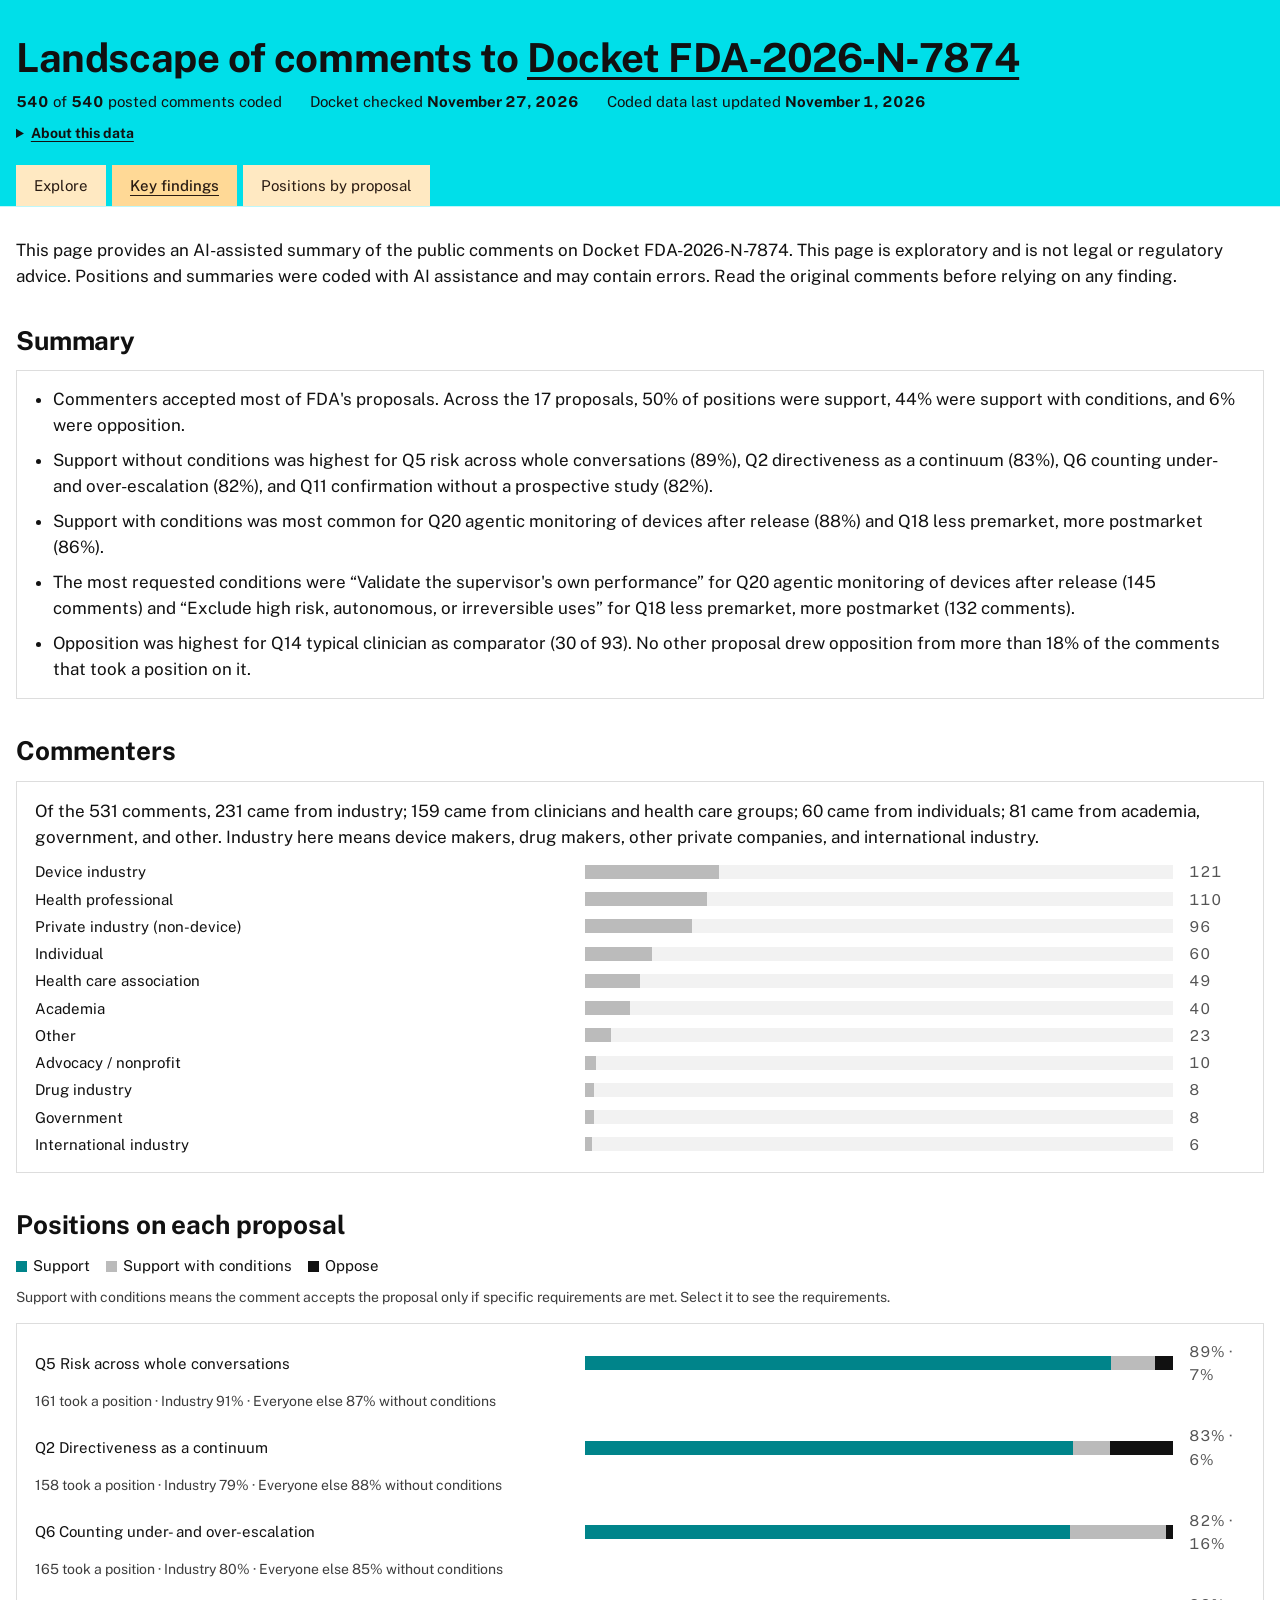
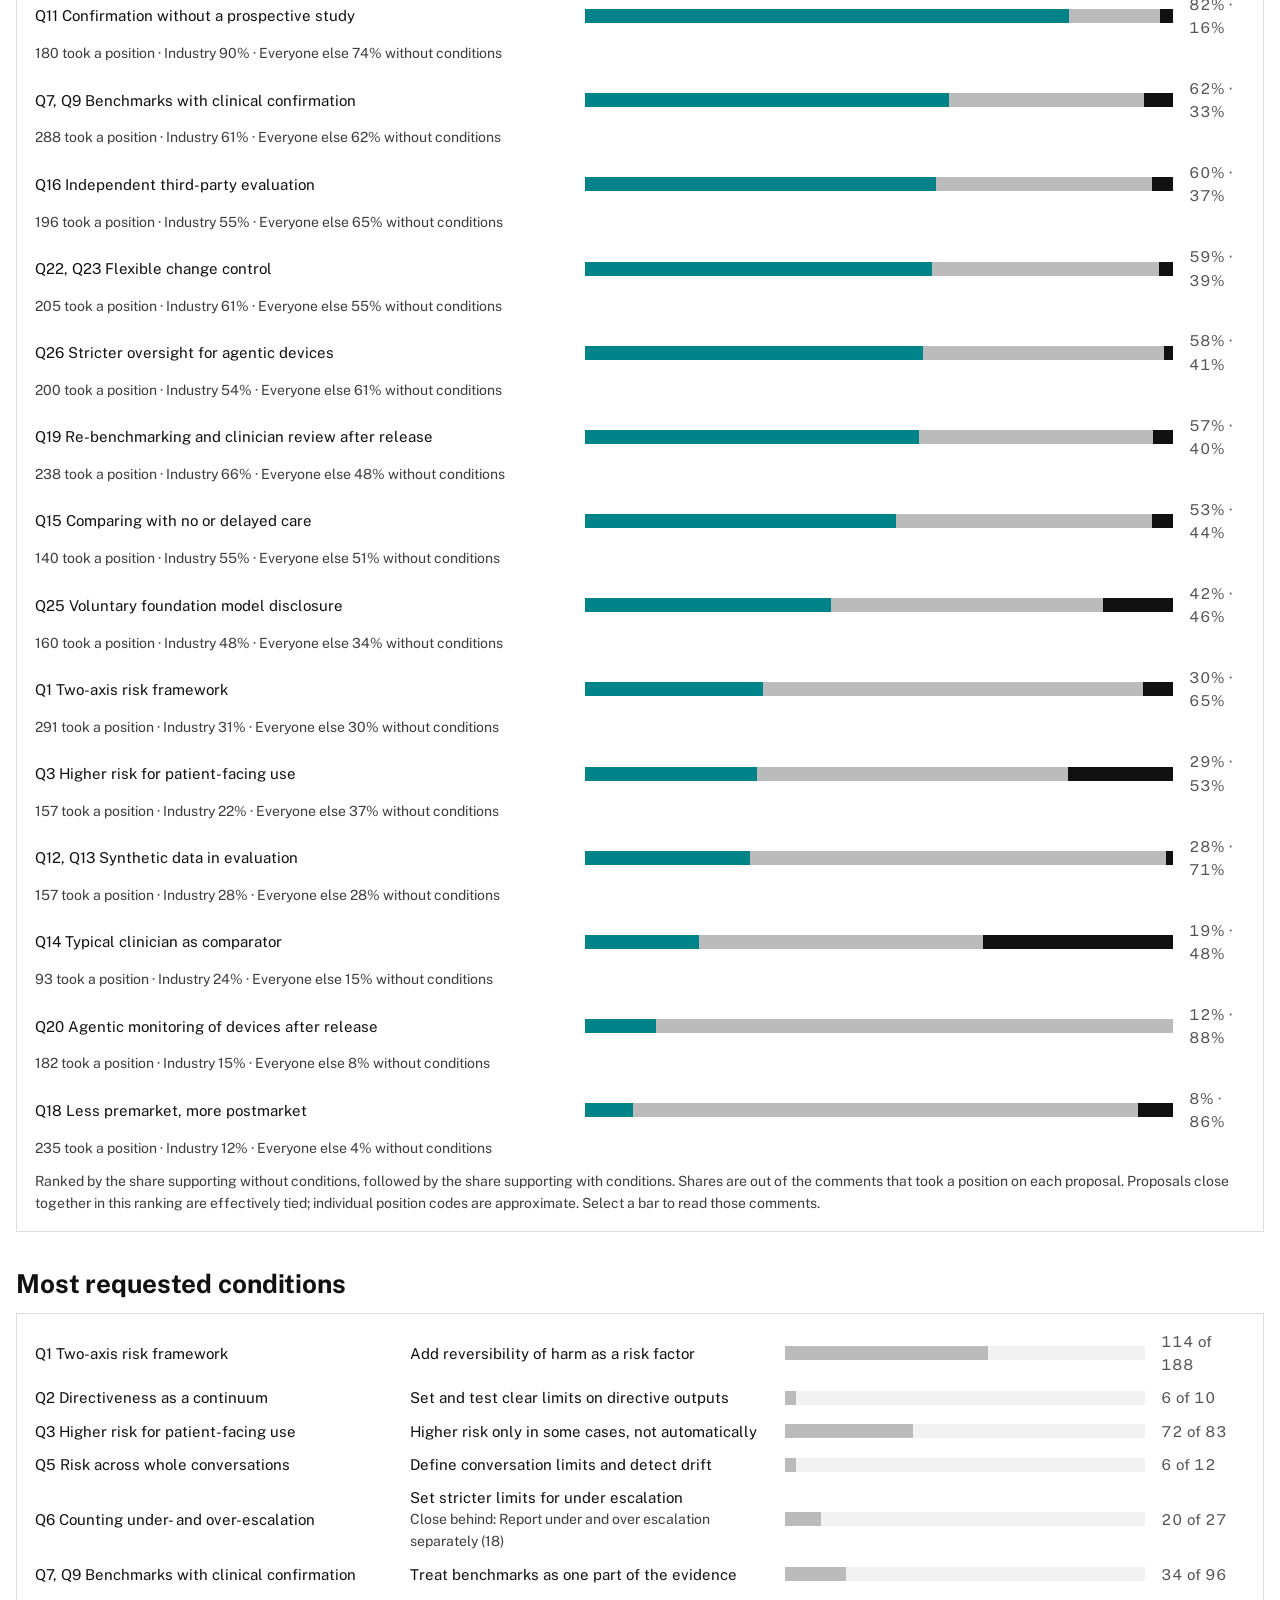
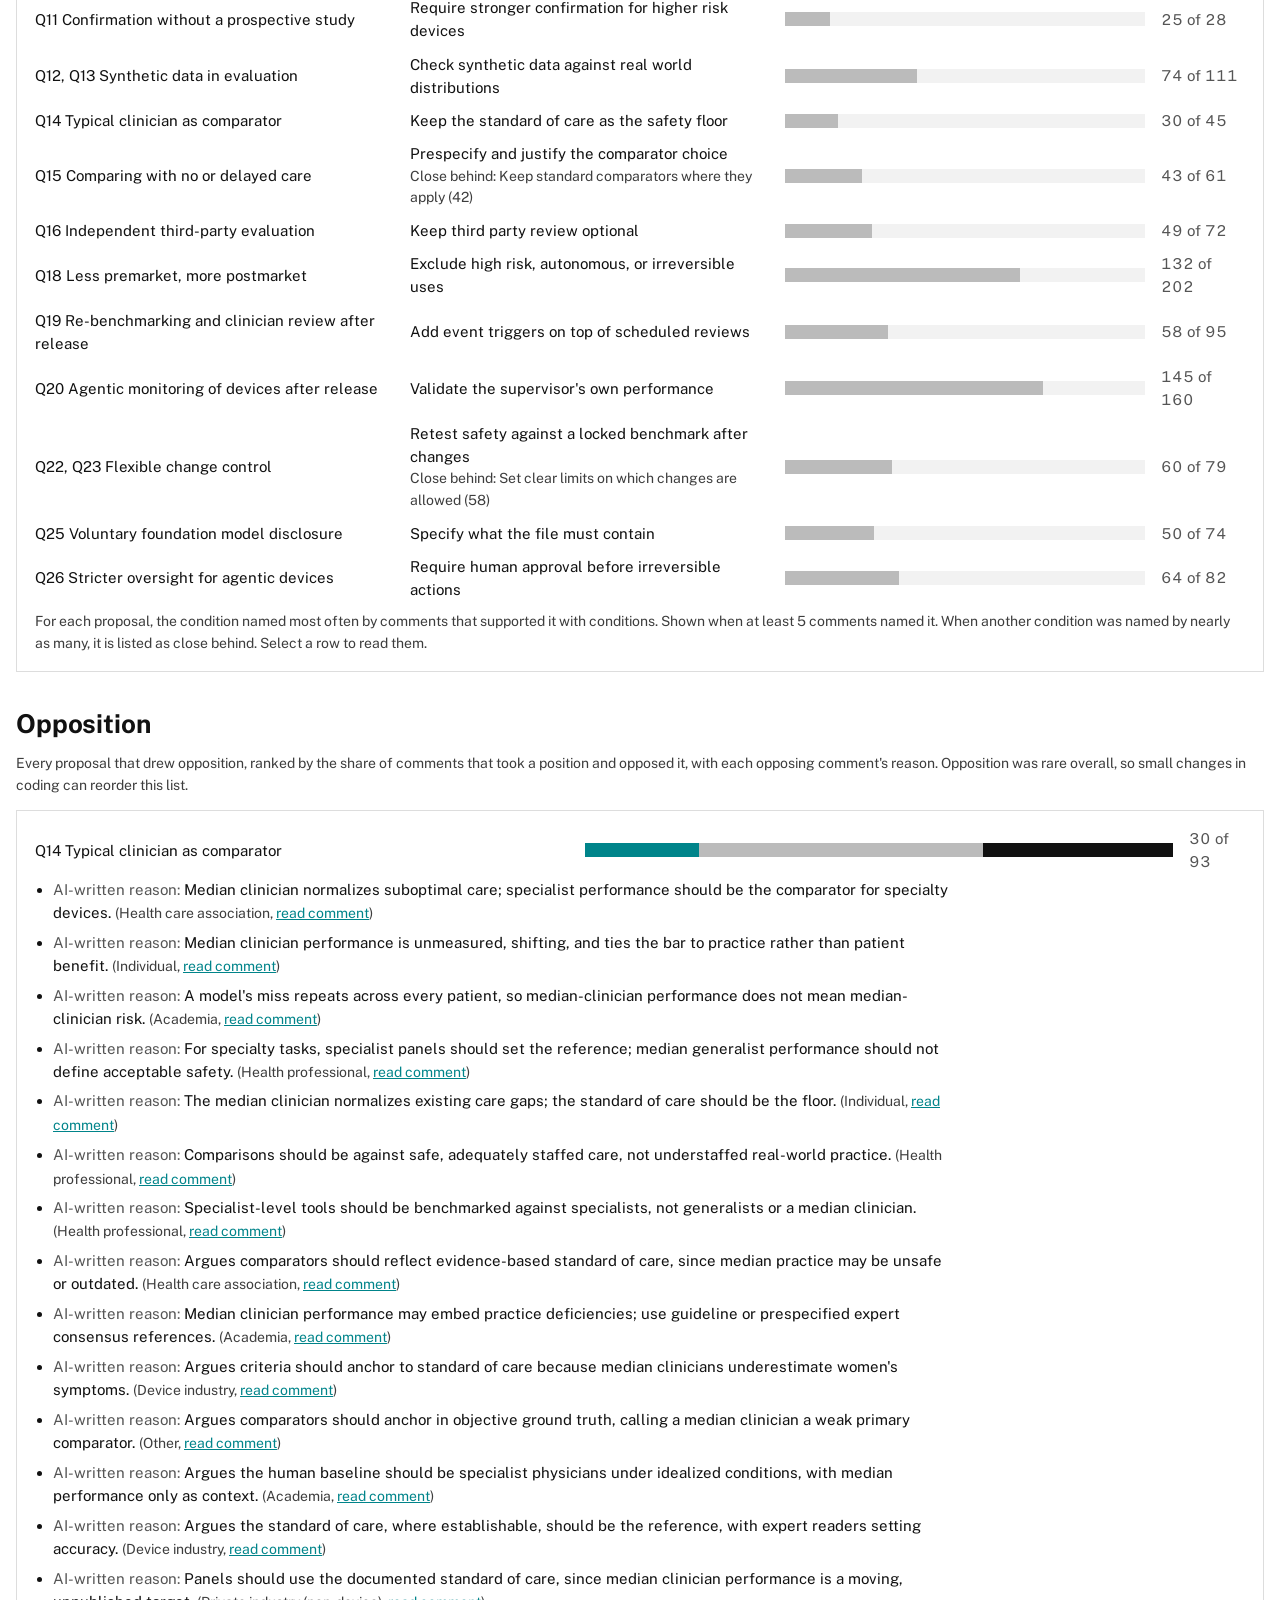
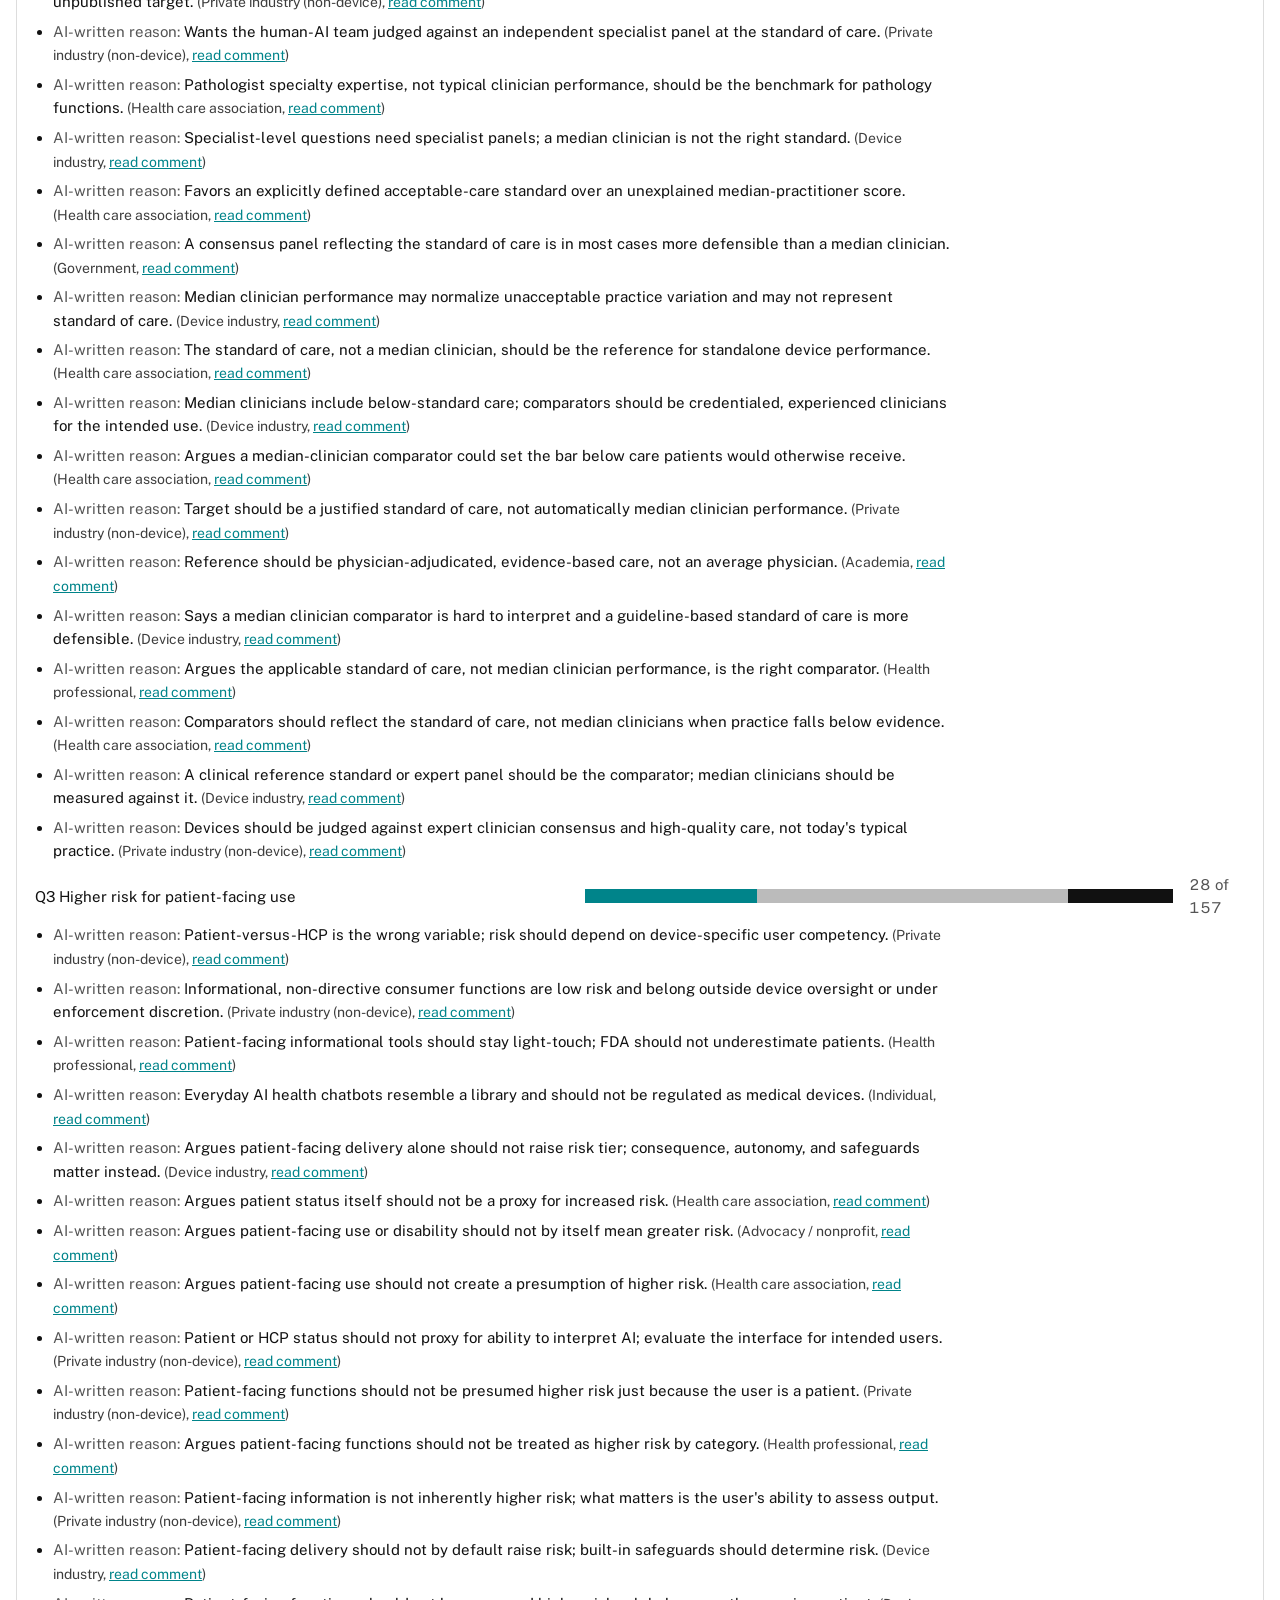
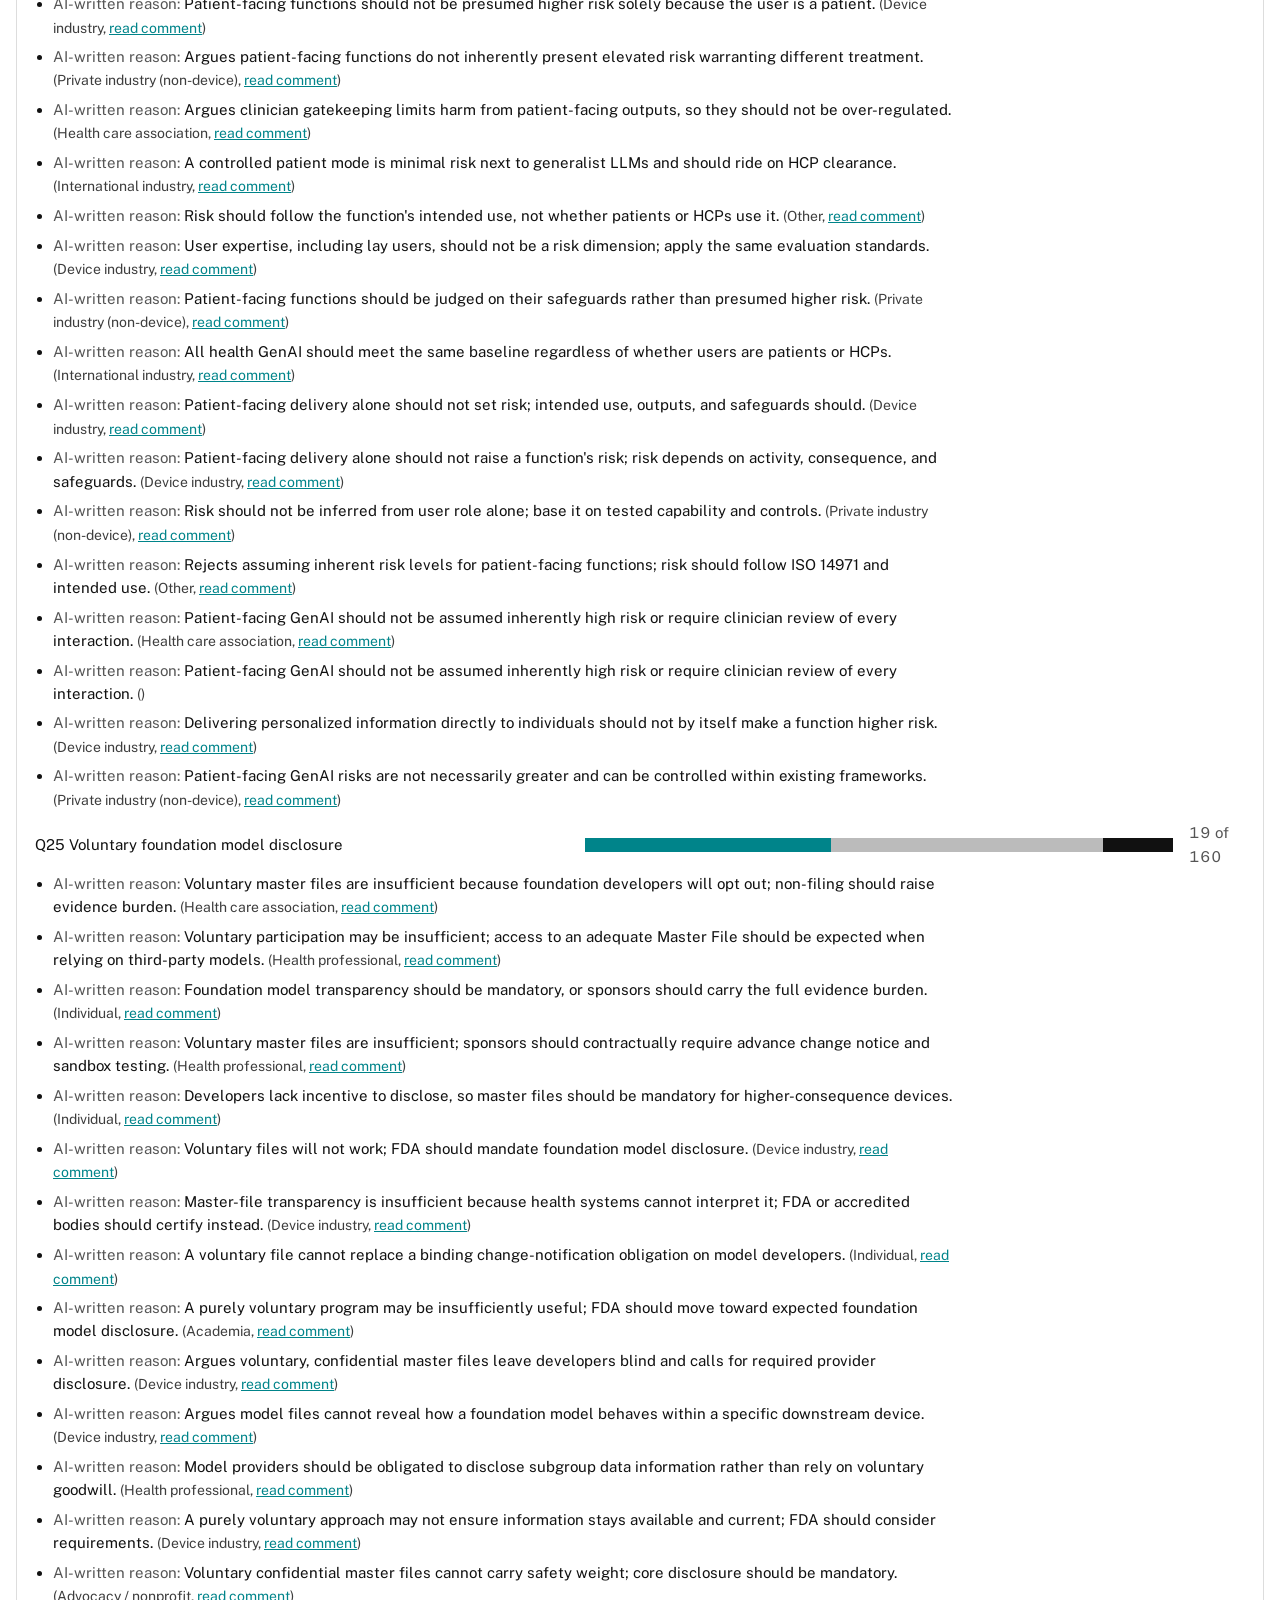
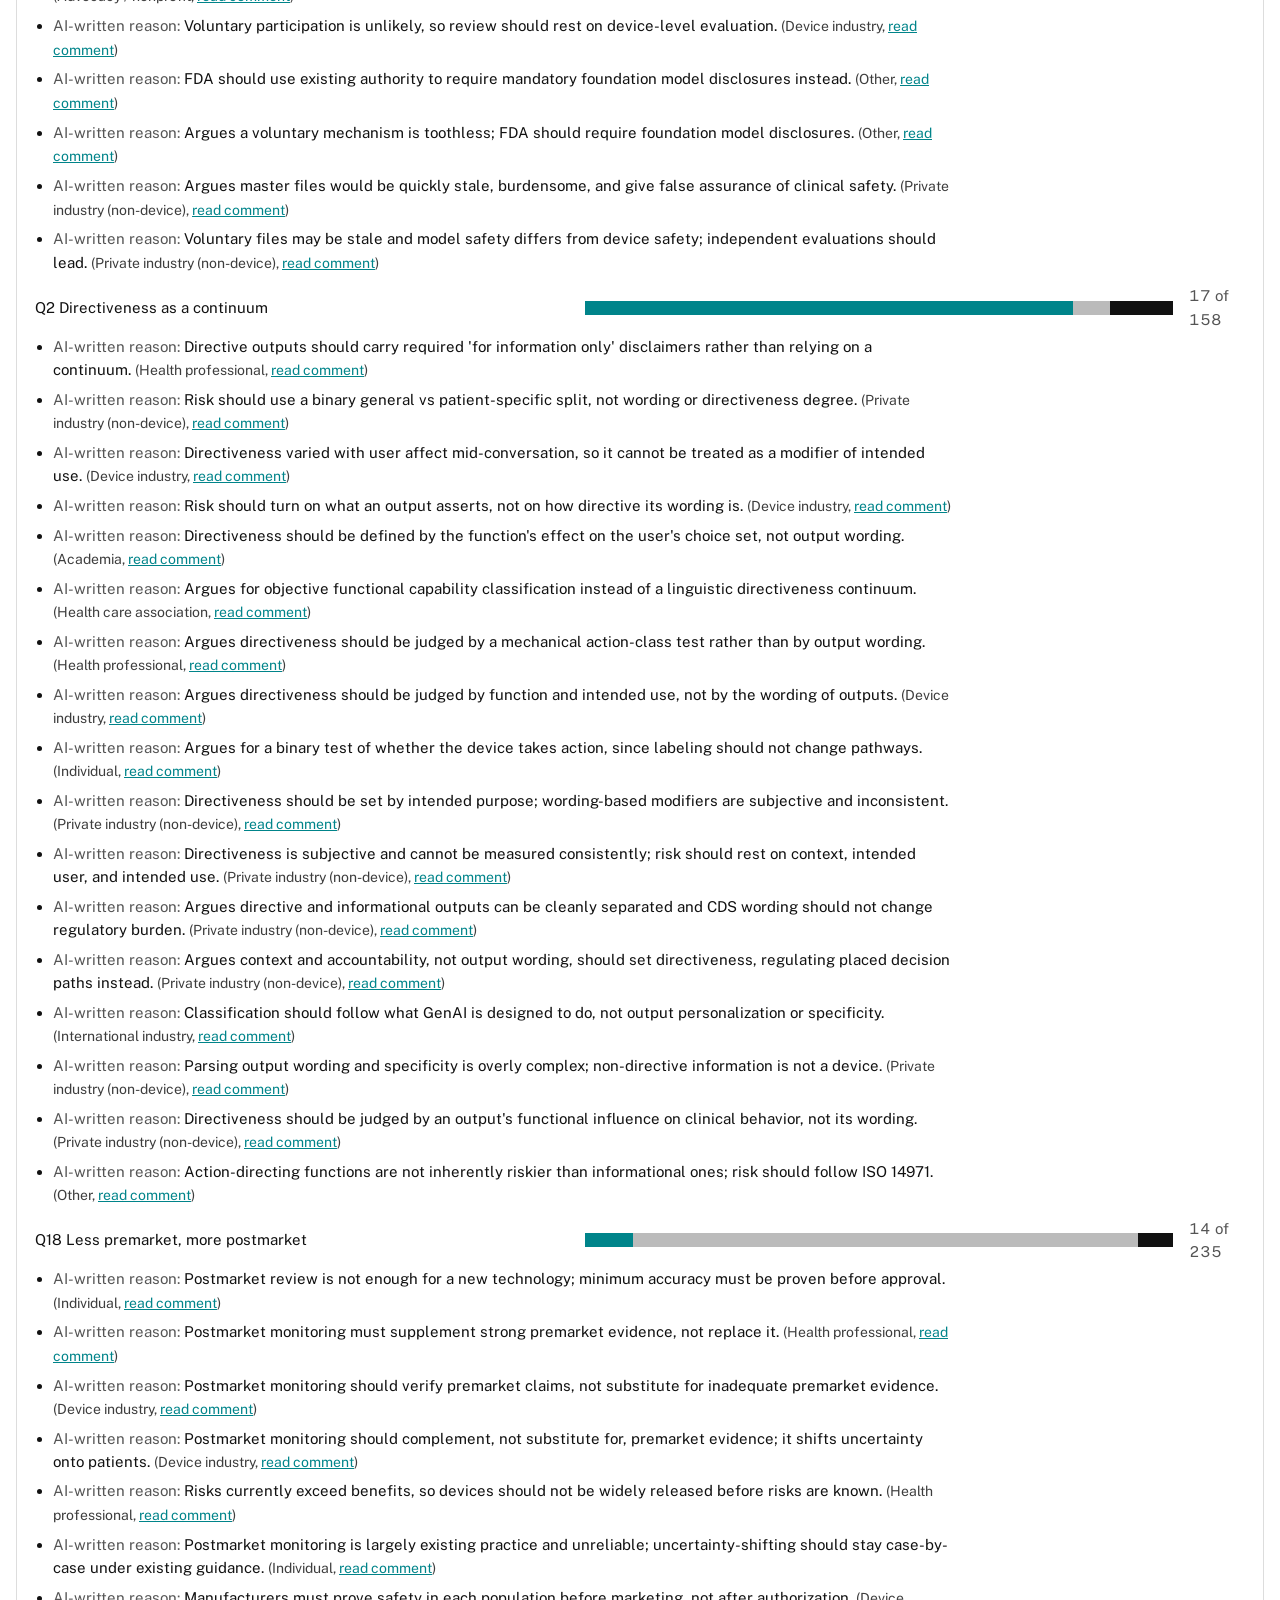
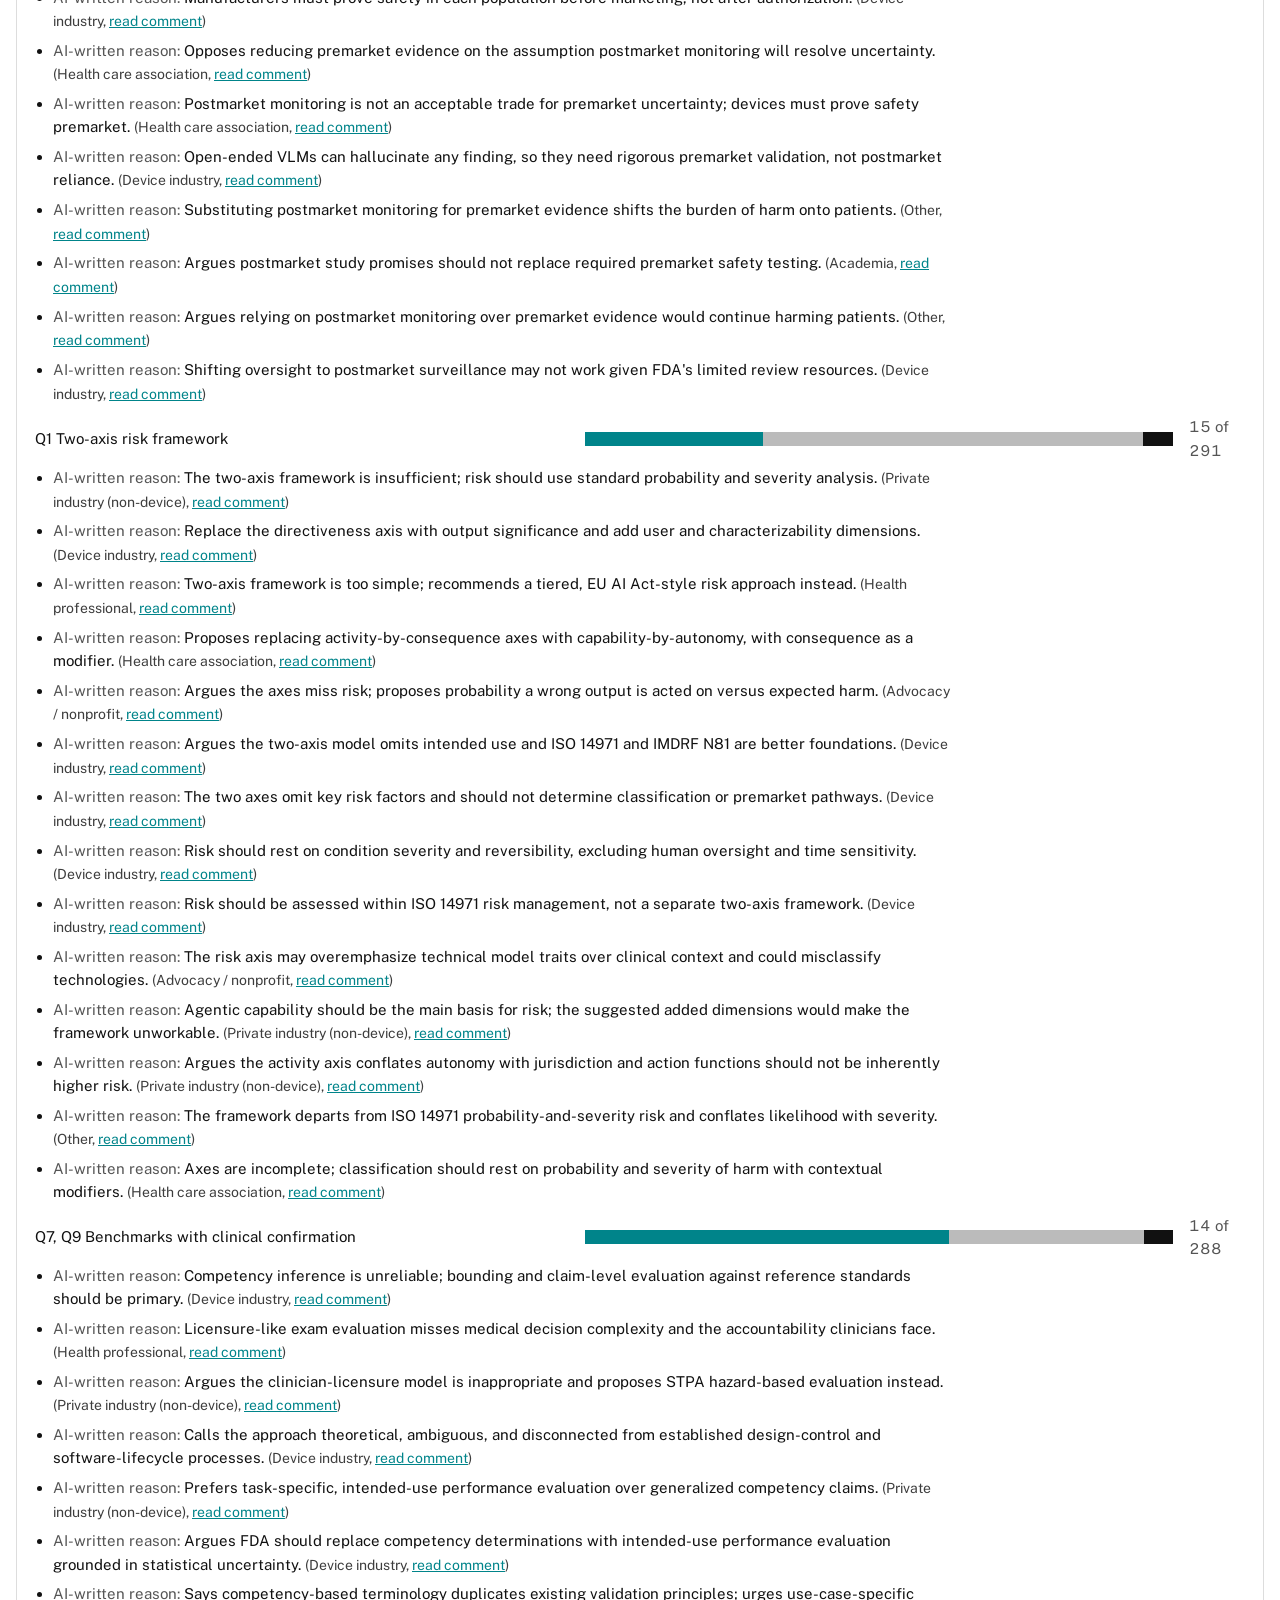
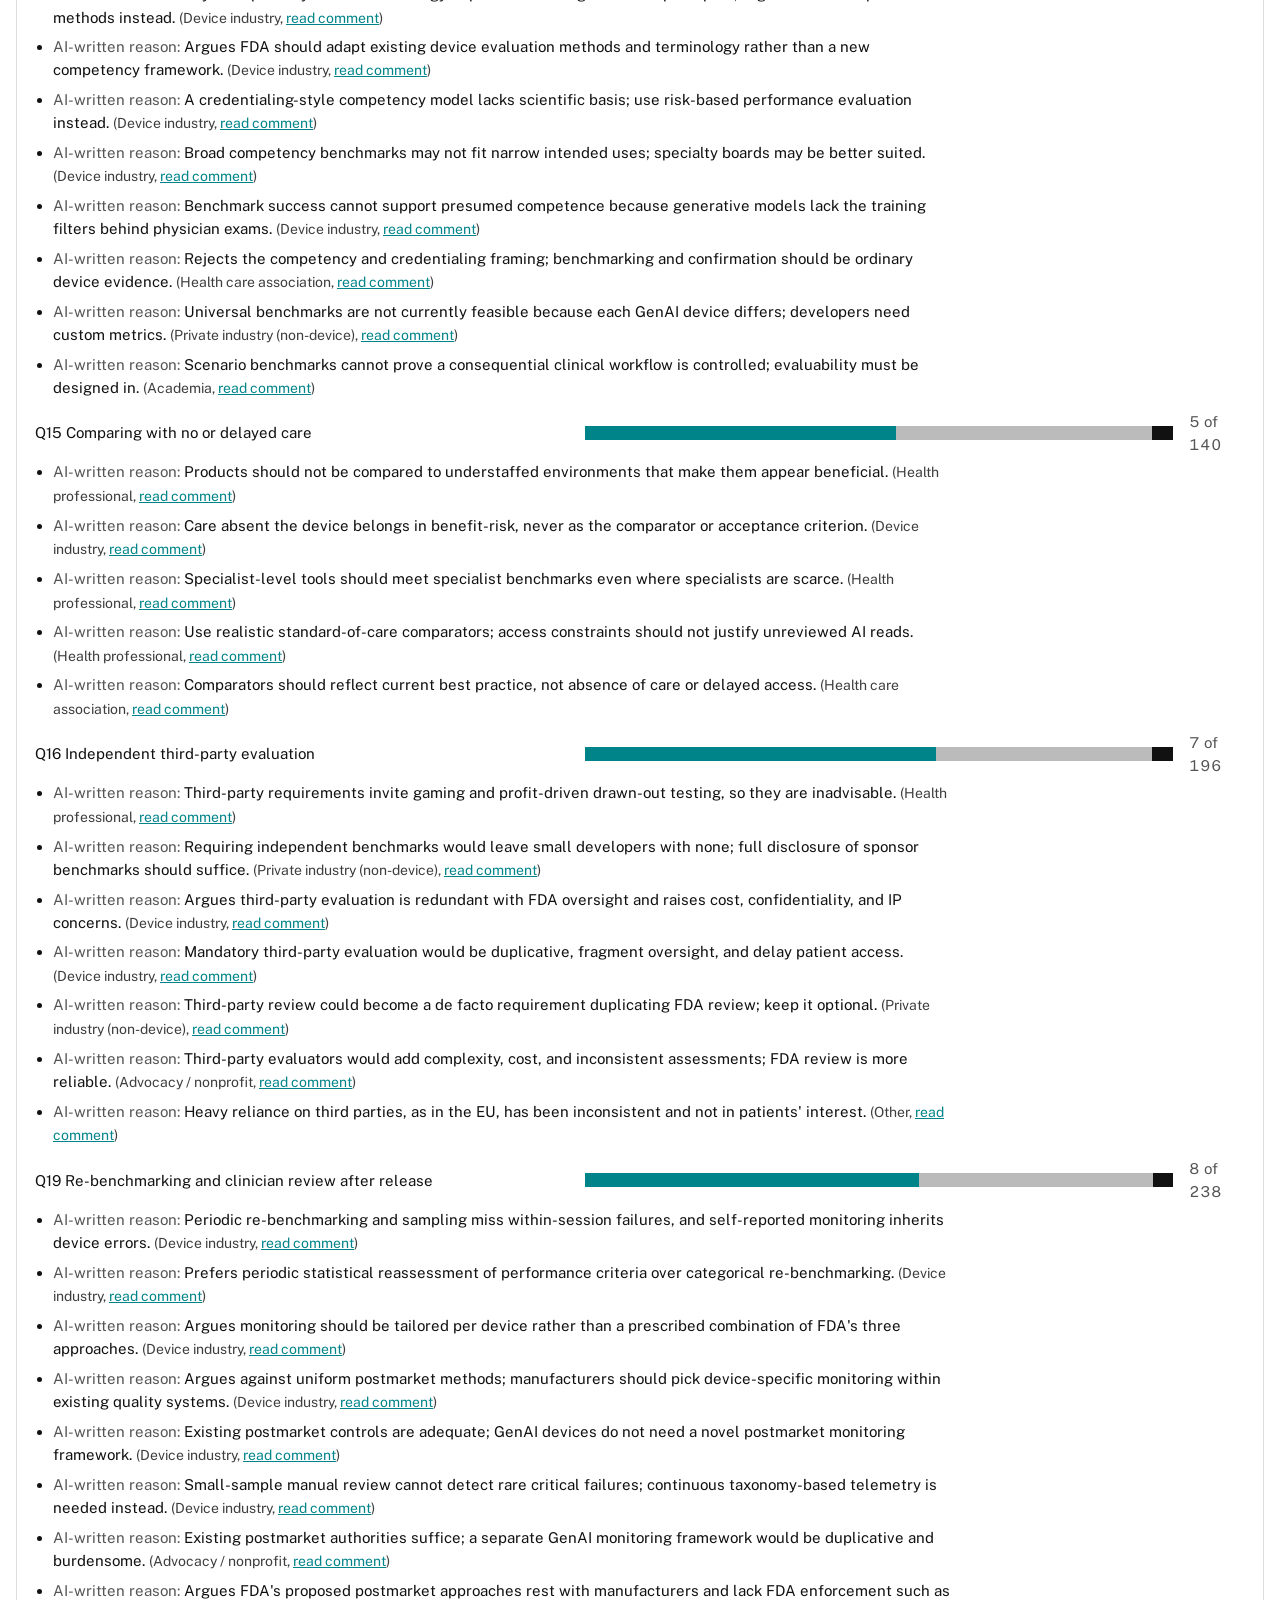
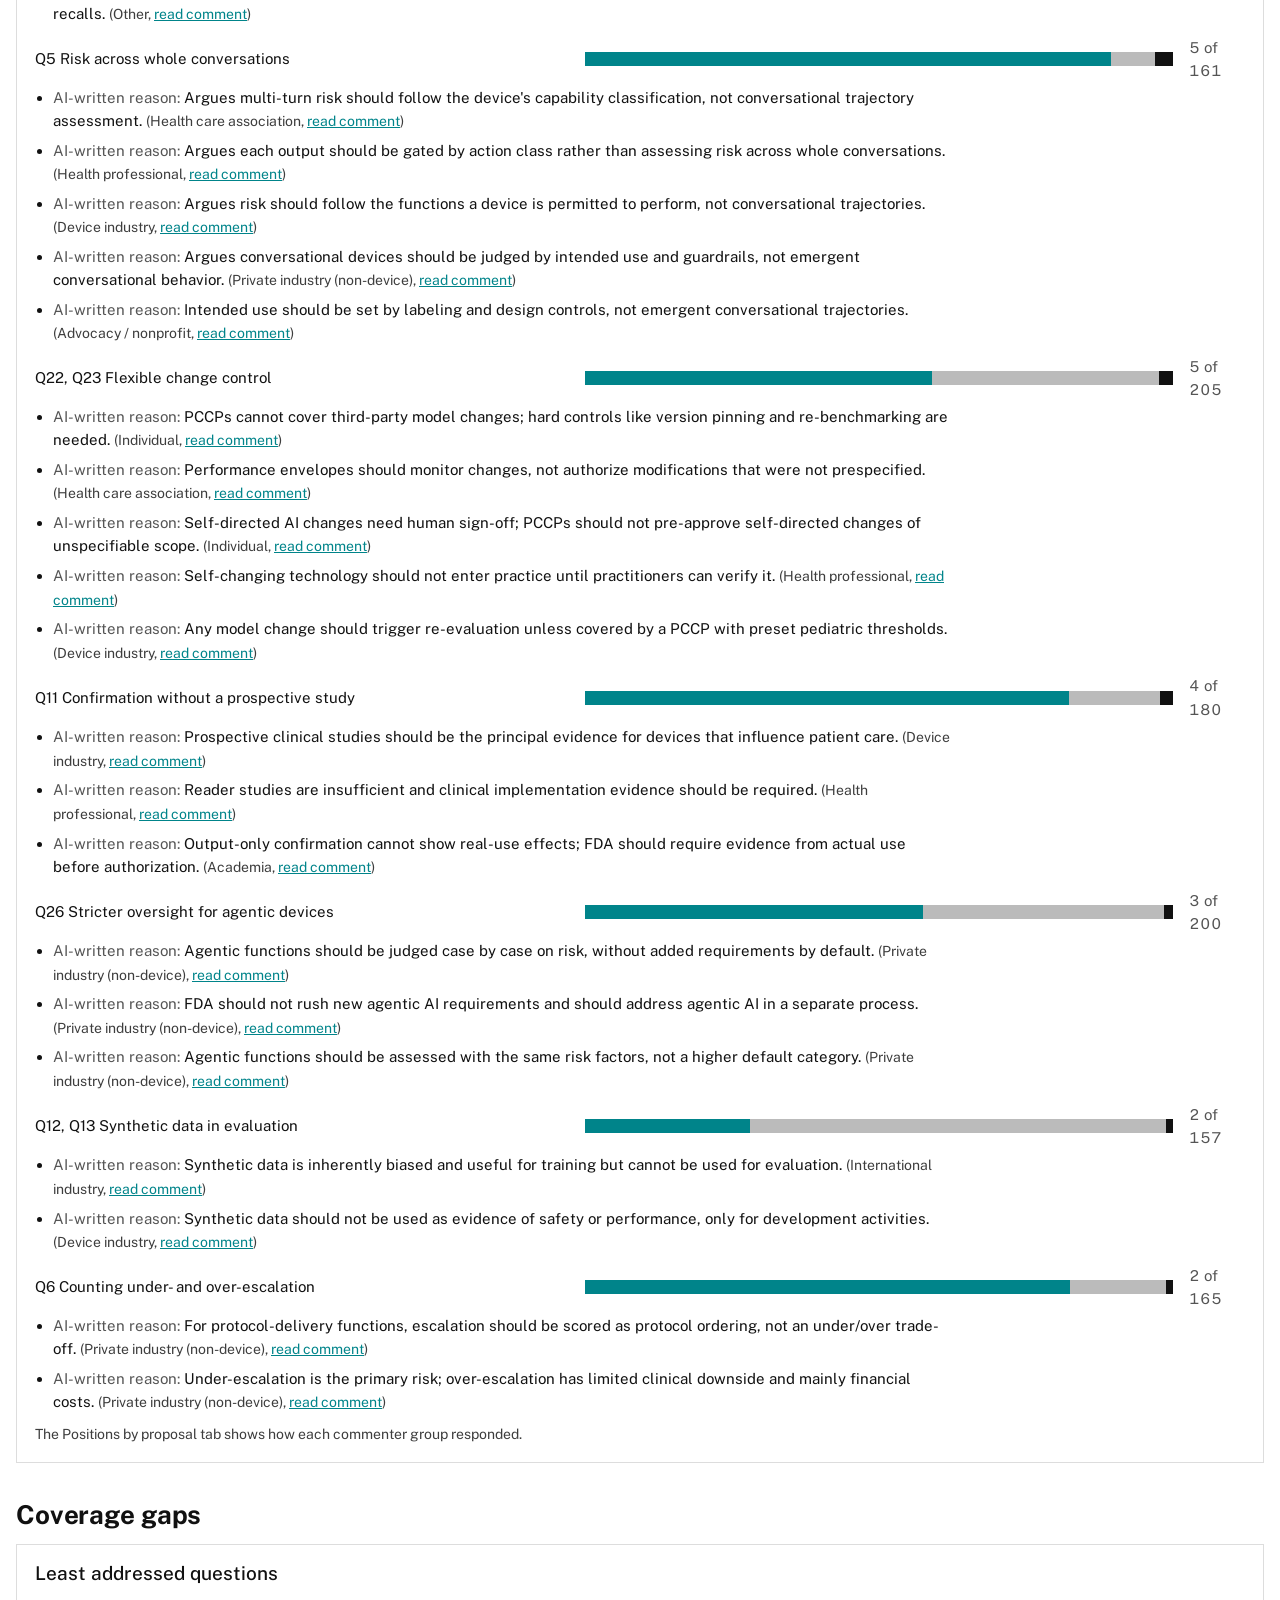
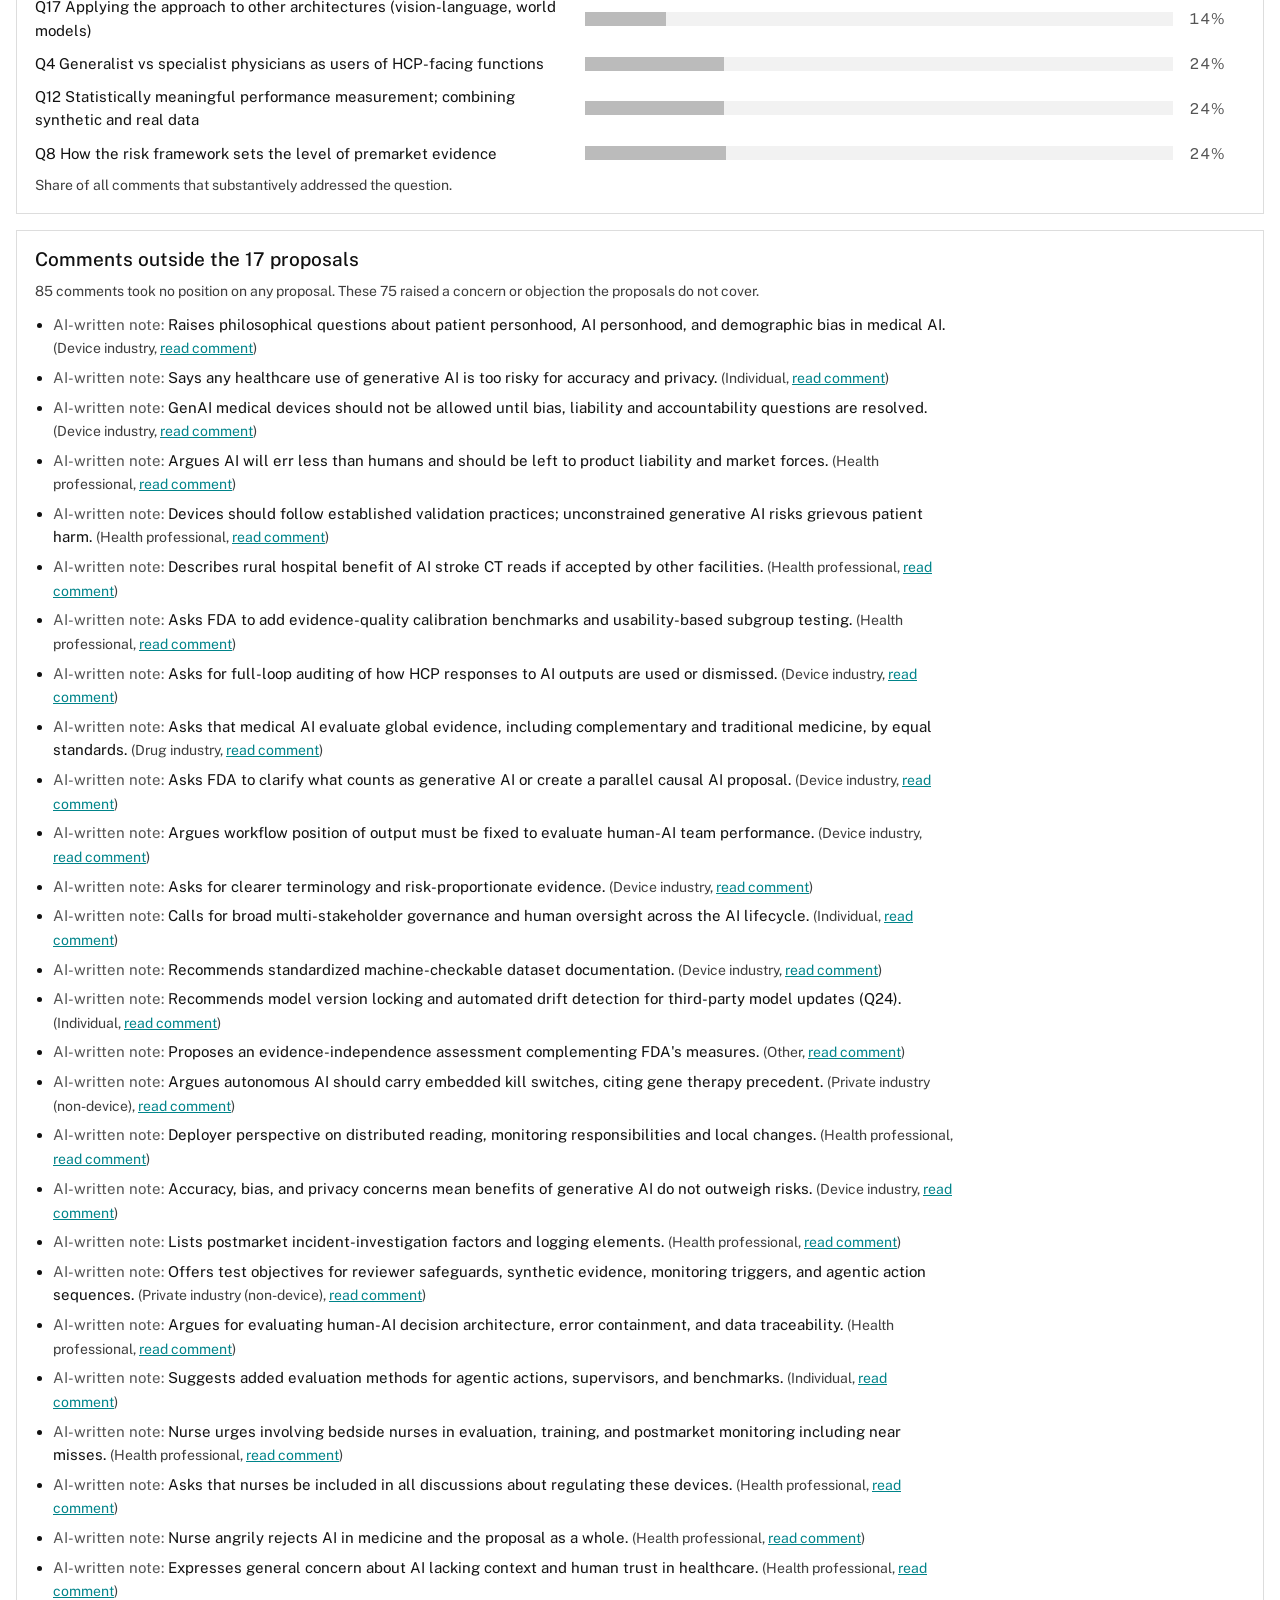
<file: analysis/index.html>
<!doctype html>
<html lang="en">
<head>
<meta charset="utf-8">
<meta name="viewport" content="width=device-width, initial-scale=1, viewport-fit=cover">
<title>Docket Lens Analysis</title>
<link rel="preconnect" href="https://fonts.googleapis.com">
<link rel="preconnect" href="https://fonts.gstatic.com" crossorigin>
<link rel="stylesheet" href="https://fonts.googleapis.com/css2?family=Public+Sans:wght@400;500;700&display=swap">
<style>
/* Layout: full-bleed cyan title band, condensed caps headings, square black controls on white, then the overview chart, the category grid, the category bar chart, and the comment table. Single light theme in ARIA's cyan and teal. */
:root {
  --cream: #f2f2f2;
  --white: #ffffff;
  --ink: #111111;
  --muted: #555555;
  --rule: #dddddd;
  --sand: #e6e6e6;
  --teal: #00848a;
  --teal-deep: #00474b;
  --cyan: #00dfe9;
  --gold: #ffd996;
  --cond: "Fira Sans Condensed", "Arial Narrow", Arial, sans-serif;
  --serif: "Newsreader", Georgia, "Times New Roman", serif;
  --sans: "Public Sans", Arial, sans-serif;
  color-scheme: light;
}
* { box-sizing: border-box; }
html, body { margin: 0; }
body {
  background: var(--white); color: var(--ink); font: 16px/1.55 var(--sans);
  padding-left: max(16px, env(safe-area-inset-left, 0px));
  padding-right: max(16px, env(safe-area-inset-right, 0px));
}
.wrap { max-width: 1480px; margin: 0 auto; }
a { color: var(--teal); }
a:focus-visible, button:focus-visible, input:focus-visible, [tabindex]:focus-visible { outline: 3px solid var(--cyan); outline-offset: 2px; }
header { padding-block: 36px 28px; display: grid; gap: 10px; min-width: 0; background: var(--cyan); box-shadow: 0 0 0 100vmax var(--cyan); clip-path: inset(0 -100vmax); }
.eyebrow { font-size: 15px; color: var(--ink); }
h1 { font: 700 40px/1.1 var(--sans); margin: 0; letter-spacing: -.01em; white-space: nowrap; }
h1 a { color: var(--ink); text-decoration-thickness: 3px; text-underline-offset: 5px; }
.lede { font-size: 19px; max-width: 60ch; margin: 0; }
.facts { display: flex; flex-wrap: wrap; gap: 6px 28px; font-size: 14px; color: var(--ink); }
.facts b { color: var(--ink); font-weight: 700; font-variant-numeric: tabular-nums; }
.gap-note { font-size: 14px; margin: 0; max-width: 75ch; }
.about { font-size: 14px; max-width: 75ch; }
.about summary { cursor: pointer; font-weight: 700; text-decoration: underline; text-underline-offset: 3px; width: fit-content; }
.about p { margin: 8px 0 0; }
.controls {
  position: sticky; top: env(safe-area-inset-top, 0px); z-index: 5; background: var(--white);
  border-bottom: 2px solid var(--ink); padding-block: 14px; display: grid; gap: 10px;
}
body::before { content: ""; position: fixed; inset: 0 0 auto; height: env(safe-area-inset-top, 0px); z-index: 10; background: var(--white); }
.group { display: flex; flex-wrap: wrap; align-items: center; gap: 8px; }
.label { font: 700 12px var(--sans); letter-spacing: .08em; text-transform: uppercase; color: var(--ink); min-width: 92px; }
.pill { font: 700 14px var(--sans); padding: 6px 12px; border-radius: 3px; border: 1.5px solid var(--ink); background: var(--white); color: var(--ink); cursor: pointer; }
.pill:hover { background: var(--cream); }
.pill[aria-pressed="true"] { background: var(--ink); color: var(--white); }
.pill.small { font-size: 13px; padding: 4px 10px; border-width: 1px; }
main { display: grid; gap: 56px; padding-block: 40px 64px; }
main > *, section { min-width: 0; }
h2 { font: 700 clamp(20px, 2vw, 24px)/1.2 var(--sans); margin: 0 0 12px; letter-spacing: -.005em; }
.sub { color: var(--muted); font-size: 15px; margin: 0 0 18px; max-width: 72ch; }
.panel { background: var(--white); padding-block: 4px; min-width: 0; }
.insight { display: grid; grid-template-columns: repeat(auto-fit, minmax(240px, 1fr)); gap: 16px 28px; margin-bottom: 20px; font-size: 15px; }
.insight strong { display: block; font-size: 12px; letter-spacing: .08em; text-transform: uppercase; color: var(--teal); margin-bottom: 4px; }
.legend { display: flex; gap: 18px; flex-wrap: wrap; font-size: 13px; color: var(--muted); margin-bottom: 12px; align-items: center; }
.legend span { display: inline-flex; align-items: center; gap: 6px; }
.sw { width: 14px; height: 14px; border-radius: 2px; display: inline-block; }
.ramp { display: inline-flex; gap: 2px; }
.ramp i { width: 18px; height: 12px; display: inline-block; }
.chart { overflow-x: auto; }
.chart svg { display: block; }
.row, .cell { cursor: pointer; }
.row:hover .hit, .row.on .hit { fill: var(--cream); }
.cell:hover { stroke: var(--ink); stroke-width: 1.5; }
.two { display: grid; grid-template-columns: repeat(auto-fit, minmax(320px, 1fr)); gap: 40px; }
.dd { position: relative; }
.dd summary { list-style: none; display: inline-block; }
.dd summary::-webkit-details-marker { display: none; }
.dd summary::after { content: " ▾"; font-size: 11px; }
.dd[open] summary { background: var(--ink); color: var(--white); }
.menu { position: absolute; z-index: 6; top: calc(100% + 6px); left: 0; background: var(--white); border: 1.5px solid var(--ink); border-radius: 3px; padding: 8px; width: 300px; max-width: calc(100vw - 40px); display: grid; gap: 2px; }
.menu.wide { width: 420px; }
.menu .list { max-height: 300px; overflow-y: auto; display: grid; gap: 2px; margin-top: 8px; }
.menu label { display: flex; gap: 8px; align-items: flex-start; font-size: 14px; padding: 5px 6px; border-radius: 4px; cursor: pointer; }
.menu label:hover { background: var(--cream); }
.menu input[type=checkbox] { accent-color: var(--teal); margin-top: 3px; }
.menu .num { color: var(--muted); font-variant-numeric: tabular-nums; }
.menu .field { width: 100%; }
.adder { display: flex; flex-wrap: wrap; gap: 10px; align-items: center; margin-bottom: 14px; }
.field { font: 15px var(--sans); padding: 7px 10px; border: 1.5px solid var(--ink); border-radius: 3px; background: var(--white); color: var(--ink); min-width: 0; width: min(100%, 420px); }
.note { font-size: 13px; color: var(--muted); }
.textbtn { font: 700 13px var(--sans); border: 0; background: none; color: var(--teal); cursor: pointer; padding: 0; }
.tablewrap { overflow-x: auto; background: var(--white); border-top: 2px solid var(--ink); }
table { border-collapse: collapse; width: 100%; min-width: 820px; font-size: 14px; }
th { text-align: left; font: 700 12px var(--sans); letter-spacing: .08em; text-transform: uppercase; color: var(--ink); padding: 12px; border-bottom: 1px solid var(--ink); white-space: nowrap; }
td { padding: 12px; border-bottom: 1px solid var(--rule); vertical-align: top; }
tr:last-child td { border-bottom: 0; }
td.id { font-variant-numeric: tabular-nums; white-space: nowrap; }
td.num { font-variant-numeric: tabular-nums; text-align: right; }
.qs { display: flex; flex-wrap: wrap; gap: 3px; }
.q { font-size: 12px; padding: 1px 5px; border-radius: 2px; background: var(--cream); }
.tag { font-size: 12px; color: var(--muted); }
.inferred { font-size: 12px; color: var(--muted); font-style: italic; }
.aria-row td { background: #e0fbfc; }
.cmp { font: 700 12px var(--sans); padding: 3px 9px; border-radius: 3px; border: 1px solid var(--teal); background: transparent; color: var(--teal); cursor: pointer; white-space: nowrap; }
.cmp[aria-pressed="true"] { background: var(--teal); color: var(--white); }
.sortby { display: inline-flex; align-items: center; gap: 8px; }
.select { font: 700 13px var(--sans); padding: 5px 8px; border: 1.5px solid var(--ink); border-radius: 3px; background: var(--white); color: var(--ink); }
.filters { display: flex; flex-wrap: wrap; gap: 12px; align-items: center; margin-bottom: 14px; }
.empty { color: var(--muted); padding: 28px; text-align: center; }
.more { margin-top: 12px; }
footer { border-top: 2px solid var(--ink); padding-block: 22px 40px; font-size: 14px; color: var(--ink); display: grid; gap: 8px; }
footer p { margin: 0; }
.split { display: grid; gap: 40px; padding-block: 32px 0; }
.split > * { min-width: 0; }
#gridSection { scroll-margin-top: calc(var(--ctl-h, 70px) + 16px); }
#grid { scroll-margin-bottom: 16px; }
.left { display: grid; gap: 48px; align-content: start; min-width: 0; padding-bottom: 8px; }
.side { min-width: 0; }
.side h2 { margin-bottom: 8px; }
.list { border-top: 2px solid var(--ink); }
.card { display: grid; gap: 6px; padding: 14px 2px; border-bottom: 1px solid var(--rule); }
.card .top { display: flex; justify-content: space-between; gap: 10px; align-items: baseline; }
.card .who { font-weight: 500; font-size: 15px; }
.card .meta { font-size: 14px; color: var(--ink); display: flex; flex-wrap: wrap; gap: 4px 12px; }
.card .meta a { font-variant-numeric: tabular-nums; }
.card .sum { font-size: 14px; margin: 0; }
.card.aria { background: #e0fbfc; padding-inline: 10px; }
.themes { font-size: 12px; color: var(--muted); }
.facet { display: grid; grid-template-columns: 132px minmax(0, 1fr); gap: 8px; align-items: baseline; font-size: 13px; }
.facet > span:first-child { font: 700 11px var(--sans); letter-spacing: .08em; text-transform: uppercase; color: var(--muted); }
.facet .none { color: var(--muted); }
@media (min-width: 1100px) {
  .split { grid-template-columns: minmax(0, 1.55fr) minmax(360px, 1fr); }
  .split { align-items: start; }
  .side { position: sticky; top: calc(var(--ctl-h, 70px) + env(safe-area-inset-top, 0px) + 16px); max-height: calc(100vh - var(--ctl-h, 70px) - 32px); overflow-y: auto; padding: 0 4px 16px 0; overscroll-behavior: contain; }
  .side .head { position: sticky; top: 0; background: var(--white); z-index: 2; padding-bottom: 2px; }
}
.tipbox { position: fixed; z-index: 60; max-width: min(400px, calc(100vw - 32px)); background: var(--white); border: 1.5px solid var(--ink); border-radius: 3px; padding: 10px 12px; font: 13px/1.5 var(--sans); color: var(--ink); box-shadow: 0 4px 14px rgba(0,0,0,.14); pointer-events: none; }
.tipbox .tt { font-weight: 700; margin-bottom: 4px; }
.tipbox .qt { margin: 0 0 6px; padding-left: 9px; border-left: 3px solid var(--cyan); }
.tipbox .src { font-size: 11px; color: var(--muted); margin-bottom: 6px; }
.tipbox .lab { font-size: 11px; font-weight: 700; letter-spacing: .06em; text-transform: uppercase; color: var(--muted); margin-top: 6px; }
.ic { display: inline-flex; align-items: center; justify-content: center; width: 15px; height: 15px; border: 1.2px solid var(--muted); border-radius: 50%; font: 700 10px/1 var(--sans); color: var(--muted); margin-left: 5px; cursor: help; vertical-align: 1px; }
svg .infoi { cursor: help; }
svg .infoi:hover circle, svg .infoi:focus circle, .ic:hover, .ic:focus { stroke: var(--teal); border-color: var(--teal); color: var(--teal); }
[data-tip]:not(.infoi):not(.ic) { cursor: help; }
@media (prefers-reduced-motion: no-preference) { .bar { transition: width .25s ease; } }
.opp[hidden] { display: none; }
@keyframes flash { 0% { box-shadow: 0 0 0 3px #00dfe9; } 100% { box-shadow: 0 0 0 3px rgba(0,223,233,0); } }
.flash { animation: flash 1.6s ease-out; }
.card .sum mark { background: #fff3c4; padding: 0 1px; }
.card .sum .src { color: var(--muted); }
.opp { border-left: 3px solid #00dfe9; padding: 6px 0 6px 14px; margin-top: 8px; display: grid; gap: 8px; }
.opp p { margin: 0; font-size: 13px; color: var(--muted); }
.opp ul { margin: 0; padding-left: 18px; display: grid; gap: 6px; font-size: 14px; }
</style>
<link rel="stylesheet" href="../views.css">
<link rel="stylesheet" href="analysis.css">
</head>
<body>
<div class="mobile-only"><p>Please view this website on a computer.</p></div>
<div class="wrap">
<header>
  <h1>Landscape of comments to <a href="https://www.regulations.gov/docket/FDA-2026-N-7874" target="_blank" rel="noopener">Docket FDA&#8209;2026&#8209;N&#8209;7874</a></h1>
  <div class="facts" id="facts"><span>Loading comments…</span></div>
  <p class="gap-note" id="gap-note" hidden></p>
  <details class="about">
    <summary>About this data</summary>
    <p>Comments are downloaded from the Regulations.gov public API for this docket, with their attached files. Regulations.gov shows only comments FDA has reviewed and posted. FDA posts them in batches, so the docket can hold more comments than this site includes, and comments filed but not yet posted appear in neither.</p>
    <p>New comments are added to the charts after each one is read and coded, which can take several days. "Coded data last updated" is the date coded comments were last added or changed.</p>
    <p>Each comment was read in full and coded by Claude Opus 5.5 against a written codebook, with checks by separate instances of the same model. No codes have been checked by a person. Comments filed twice are counted once. One comment is counted but not shown, at its author's request. When AI agent coders disagreed on a position, the code leans toward ‘support with conditions’ or ‘no position,’ so those shares may be somewhat high.</p>
  </details>
  <nav class="tabs" role="tablist" aria-label="Views">
    <button type="button" class="tab" role="tab" data-view="explore" aria-selected="false">Explore</button>
    <button type="button" class="tab" role="tab" data-view="findings" aria-selected="true">Key findings</button>
    <button type="button" class="tab" role="tab" data-view="proposals" aria-selected="false">Positions by proposal</button>
  </nav>
</header>
<div id="view-explore" class="view" role="tabpanel" hidden>

<div class="controls" role="toolbar" aria-label="Chart controls">
  <div class="group"><span class="label">Focus</span>
    <span id="lens" class="group">
      <button type="button" class="pill" data-v="questions" aria-pressed="true">Docket questions</button>
      <button type="button" class="pill" data-v="sections" aria-pressed="false">Question groups</button>
    </span>
  </div>
  <div class="group"><span class="label">Category</span>
    <details class="dd" id="catDD"><summary class="pill small">All categories</summary><div class="menu" id="catMenu"></div></details>
  </div>
</div>

<main class="split">
<div class="left">
  <section id="posSection">
    <h2>Position distribution</h2>
    <div class="adder">
      <span id="posView" class="group">
        <button type="button" class="pill small" data-v="all" aria-pressed="true">All commenters</button>
        <button type="button" class="pill small" data-v="cat" aria-pressed="false">By category</button>
      </span>
      <span id="posSort" class="group" style="margin-left:16px">
        <button type="button" class="pill small" data-v="docket" aria-pressed="true">Docket order</button>
        <button type="button" class="pill small" data-v="support" aria-pressed="false">Ranked by support</button>
      </span>
    </div>
    <div class="legend">
      <span data-tip="stance:support" tabindex="0" style="text-decoration:underline dotted;text-underline-offset:3px"><i class="sw" style="background:#00848a"></i>Support</span>
      <span data-tip="stance:conditional" tabindex="0" style="text-decoration:underline dotted;text-underline-offset:3px"><i class="sw" style="background:#bbbbbb"></i>Support with conditions</span>
      <span data-tip="stance:oppose" tabindex="0" style="text-decoration:underline dotted;text-underline-offset:3px"><i class="sw" style="background:#111111"></i>Oppose</span>
      <span id="ariaMark" hidden><svg width="14" height="10" aria-hidden="true"><path d="M 1 1 L 13 1 L 7 9 Z" fill="#00dfe9"></path></svg>ARIA's position</span>
      <span id="posNote" style="flex-basis:100%;display:block">Bar length indicates how many comments gave a view on each proposal.<br>Percentages are calculated from only those comments.<br>Select a segment to view comments.</span>
    </div>
    <div class="chart" id="pos"></div>
    <div class="opp" id="oppPanel" hidden></div>
  </section>

  <section id="recSection">
    <h2>Top recommendations</h2>
    <div class="legend" id="recLegend"></div>
    <div class="chart" id="recs"></div>
    <button type="button" class="pill small" id="recMore" style="margin-top:10px">Show all recommendations</button>
  </section>

  <section id="covSection">
    <h2 id="covTitle">Coverage by question</h2>
    <div class="panel">
      <div class="legend">
        <span>Select a row to view comments</span>
      </div>
      <div class="chart" id="main"></div>
    </div>
  </section>

  <section id="gridSection">
    <h2>By category</h2>
    <div class="panel">
      <div class="adder">
        <span id="gcols" class="group">
          <button type="button" class="pill small" data-v="sections" aria-pressed="false">By question group</button>
          <button type="button" class="pill small" data-v="questions" aria-pressed="true">By question</button>
        </span>
        <details class="dd" id="rowsDD"><summary class="pill small">Rows</summary><div class="menu" id="rowMenu"></div></details>
        <details class="dd" id="addDD"><summary class="pill small">Add comments</summary><div class="menu wide">
          <input class="field" id="addSearch" type="search" placeholder="Search by commenter or number" aria-label="Search comments to add">
          <div id="addMenu" class="list"></div></div></details>
        <span class="note" id="addNote"></span>
      </div>
      <div class="legend">
        <span>Percent of each row's comments addressing the column</span>
        <span class="ramp" id="rampKey"></span>
        <span>Select a cell to view comments</span>
      </div>
      <div class="chart" id="grid"></div>
    </div>
  </section>

  <section>
    <h2>Commenter category</h2>
    <div class="legend"><span><i class="sw" style="background:#3d3a8c"></i>Category filed on Regulations.gov</span><span><i class="sw" style="background:#a8a5e0"></i>No category filed, assigned based on content</span><span>Select a bar to filter</span></div>
    <div class="panel chart" id="types-chart"></div>
  </section>

  <footer>
  <p>Source data from <a href="https://www.regulations.gov/docket/FDA-2026-N-7874/comments">Regulations.gov</a>.</p>
  <p>Site © 2026 Meryl Ye, shared under <a href="https://creativecommons.org/licenses/by/4.0/">CC BY 4.0</a>. Comments are public records from Regulations.gov and remain the work of their authors.</p>
</footer>
</div>
  <aside class="side" id="side" aria-label="Comments">
    <div class="head">
      <h2>Comments</h2>
      <div class="filters">
        <input class="field" id="search" type="search" placeholder="Search names, categories, or comment numbers" aria-label="Search comments by name, category, or comment number">
        <label class="sortby"><span class="label" style="min-width:0">Sort</span>
          <select id="sort" class="select" aria-label="Sort comments">
            <option value="latest" selected>Latest</option>
            <option value="earliest">Earliest</option>
            <option value="alpha">Alphabetical</option>
            <option value="least">Least coverage</option>
            <option value="most">Most coverage</option>
          </select></label>
        <span id="selNote" class="note"></span>
        <button type="button" class="textbtn" id="clear" hidden>Clear selection</button>
      </div>
    </div>
    <div class="list" id="rows"><p class="empty">Loading…</p></div>
    <button type="button" class="pill small more" id="more" hidden>Show all comments</button>
  </aside>
</main>
</div>
<div id="view-findings" class="view" role="tabpanel"></div>
<div id="view-proposals" class="view" role="tabpanel" hidden></div>


</div>

<script>
const state = { posView: "all", posSort: "docket", recAll: false, sort: "latest", lens: "questions", weight: "count", types: new Set(), sel: null, cat: null, q: "", all: false, pinned: ["ARIA"], hidden: new Set(), gcols: "questions" };
let D = null, META = null, BYID = {};

const esc = s => String(s ?? "").replace(/[&<>"']/g, c => ({ "&": "&amp;", "<": "&lt;", ">": "&gt;", '"': "&quot;", "'": "&#39;" }[c]));
const pct = x => Math.round(x * 100) + "%";
const short = id => id.replace("FDA-2026-N-7874-", "");
// Comments filed but not yet posted by FDA. Shown in the list and grid, never counted in the charts.
const PENDING = () => (META && META.pending) || [];
const nameOf = c => c.org || c.title.replace(/^Comment from /, "");

function sectionOf(n) { return META.questions.find(q => q.n === n).section; }
function itemsFor(c, lens) {
  if (lens === "questions") return c.q_addr.map(String);
  if (lens === "sections") return [...new Set(c.q_addr.map(sectionOf))];
  if (lens === "pos") return posItems(c);
  if (lens === "recs") return c.recs || [];
  return c.topics;
}
const STANCE = { support: "support", conditional: "support with conditions", oppose: "oppose" };
function posItems(c) {
  const out = Object.entries(c.pos || {}).filter(([, v]) => v).map(([k, v]) => k + ":" + v);
  for (const [k, gs] of Object.entries(c.conds || {})) for (const g of gs) out.push(k + ":conditional:" + g);
  return out;
}
const dupCount = () => D.reduce((n, c) => n + ((c.also_filed || []).length), 0);
const condsOf = key => (META.conditions || {})[key] || [];
function catalog(lens) {
  if (lens === "pos") return META.proposals.flatMap(p => [...Object.keys(STANCE).map(s => ({ key: p.key + ":" + s, label: `${STANCE[s]} on ${p.label.toLowerCase()}`, phrase: `that ${({ support: "support", conditional: "support with conditions", oppose: "oppose" })[s]} “${p.label}”` })),
    ...condsOf(p.key).map(g => ({ key: p.key + ":conditional:" + g.key, label: g.label, phrase: `that support “${p.label}” on the condition “${g.label}”` }))]);
  if (lens === "recs") return META.recs.map(x => ({ key: x.key, label: x.label, phrase: `recommending “${x.label}”` }));
  if (lens === "questions") return META.questions.map(q => ({ key: String(q.n), label: "Q" + q.n, desc: q.label, group: q.section }));
  if (lens === "sections") return META.sections.map(s => ({ key: s.key, label: s.label, desc: "Section " + s.key }));
  return META.topics.map(t => ({ key: t.key, label: t.key, desc: "" }));
}
function ariaItems(lens) {
  const a = META.aria;
  if (lens === "questions") return a.q_addr.map(String);
  if (lens === "sections") return [...new Set(a.q_addr.map(sectionOf))];
  if (lens === "pos") return posItems(a);
  if (lens === "recs") return a.recs || [];
  return a.topics;
}
const w = () => 1;
const readable = () => D.filter(c => !c.unreadable);
function filtered() { return readable().filter(c => state.types.size === 0 || state.types.has(c.commenter_type)); }
function shareOf(pool, key, lens) {
  const total = pool.reduce((s, c) => s + w(c), 0);
  if (!total) return null;
  return pool.filter(c => itemsFor(c, lens).includes(key)).reduce((s, c) => s + w(c), 0) / total;
}

/* Information tooltips */
function tipHTML(key) {
  const i = key.indexOf(":"), kind = key.slice(0, i), id = key.slice(i + 1), T = META.tips || {};
  if (kind === "q" && T.q[id]) return `<div class="tt">${esc(T.q[id].title)}</div><div class="qt">${esc(T.q[id].quote)}</div>`;
  if (kind === "sec" && T.sec[id]) return `<div class="tt">${esc(T.sec[id].title)}</div><div>${esc(T.sec[id].body)}</div>`;
  if (kind === "pos" && T.pos[id]) { const p = META.proposals.find(x => x.key === id); return `<div class="tt">${esc(p ? p.label : id)}</div><div class="qt">${esc(T.pos[id].quote)}</div><div class="src">${esc(T.pos[id].title)}</div><div class="lab">Explanation</div><div>${esc(T.pos[id].body)}</div>`; }
  if (kind === "rec") { const g = META.recs.find(x => x.key === id); return g ? `<div class="tt">${esc(g.label)}</div><div>${esc(g.desc || "")}</div>` : ""; }
  if (kind === "theme" && T.theme[id]) return `<div class="tt">${esc(id)}</div><div>${esc(T.theme[id].body)}</div>`;
  if (kind === "aria") { const a = META.aria, v = (a.pos || {})[id], qs = (a.position_quotes || {})[id] || [], p = META.proposals.find(x => x.key === id); return `<div class="tt">ARIA: ${esc(v ? { support: "Support", conditional: "Support with conditions", oppose: "Oppose" }[v] : "No position")}</div><div class="src">${esc(p ? p.label : "")}</div>${qs.map(q => `<div class="qt">“${esc(q)}”</div>`).join("")}<div class="src">From ARIA's comment</div>`; }
  if (kind === "stance" && T.stance[id]) return `<div class="tt">${esc({ support: "Support", conditional: "Support with conditions", oppose: "Oppose" }[id])}</div><div>${esc(T.stance[id].body)}</div>`;
  return "";
}
function addIcons(root) {
  root.querySelectorAll("svg text[data-icon]").forEach(t => {
    let b; try { b = t.getBBox(); } catch (e) { return; }
    if (!b.width) return;
    const mw = +t.getAttribute("data-maxw") || Infinity, g = document.createElementNS("http://www.w3.org/2000/svg", "g"), cx = b.x + Math.min(b.width, mw) + 11, cy = b.y + b.height / 2 + 1;
    g.setAttribute("class", "infoi"); g.setAttribute("data-tip", t.getAttribute("data-tip")); g.setAttribute("tabindex", "0"); g.setAttribute("role", "button"); g.setAttribute("aria-label", "More information");
    g.innerHTML = `<circle cx="${cx}" cy="${cy}" r="7" fill="#ffffff" stroke="#555555" stroke-width="1.2"></circle><text x="${cx}" y="${cy + 3.5}" font-size="13" font-weight="700" text-anchor="middle" fill="#555555" font-family="Public Sans, Arial, sans-serif" style="pointer-events:none">i</text>`;
    t.removeAttribute("data-tip");
    const host = t.parentNode.getAttribute("clip-path") ? t.parentNode : t;
    host.parentNode.insertBefore(g, host.nextSibling);
    if (isFinite(mw) && b.width > mw) {
      t.classList.add("over"); t.dataset.shift = Math.ceil(b.width - mw + 8);
      const fade = document.createElementNS("http://www.w3.org/2000/svg", "rect");
      fade.setAttribute("x", b.x + mw - 36); fade.setAttribute("y", b.y - 2); fade.setAttribute("width", 37); fade.setAttribute("height", b.height + 4);
      fade.setAttribute("fill", "url(#qfade)"); fade.setAttribute("class", "ell"); fade.style.pointerEvents = "none"; fade.style.transition = "opacity .2s";
      host.parentNode.insertBefore(fade, g);
    }
  });
}
function initScroll() {
  const reduce = matchMedia("(prefers-reduced-motion: reduce)").matches;
  const start = t => { if (reduce || !t.dataset.shift) return; const d = +t.dataset.shift; t.style.transition = `transform ${Math.max(1.5, d / 45)}s linear .35s`; t.style.transform = `translateX(-${d}px)`; const e = t.closest("g.row") && t.closest("g.row").querySelector(".ell"); if (e) e.style.opacity = 0; };
  const stop = t => { t.style.transition = "transform .3s ease"; t.style.transform = "none"; const e = t.closest("g.row") && t.closest("g.row").querySelector(".ell"); if (e) e.style.opacity = 1; };
  document.addEventListener("mouseover", e => { const row = e.target.closest && e.target.closest("#main g.row"); if (!row) return; const t = row.querySelector("text.qscroll.over"); if (t && !row.contains(e.relatedTarget)) start(t); });
  document.addEventListener("mouseout", e => { const row = e.target.closest && e.target.closest("#main g.row"); if (!row || row.contains(e.relatedTarget)) return; const t = row.querySelector("text.qscroll.over"); if (t) stop(t); });
}
let tipPinned = null;
function showTip(el) {
  const html = tipHTML(el.getAttribute("data-tip") || ""); if (!html) return;
  const box = document.getElementById("tipbox"); box.innerHTML = html; box.hidden = false;
  const r = el.getBoundingClientRect(), bw = box.offsetWidth, bh = box.offsetHeight;
  let x = Math.min(Math.max(16, r.left), window.innerWidth - bw - 16), y = r.bottom + 8;
  if (y + bh > window.innerHeight - 8) y = Math.max(8, r.top - bh - 8);
  box.style.left = x + "px"; box.style.top = y + "px";
}
function hideTip() { document.getElementById("tipbox").hidden = true; tipPinned = null; }
function initTips() {
  const target = e => e.target.closest && e.target.closest("[data-tip]");
  document.addEventListener("mouseover", e => { const t = target(e); if (t) showTip(t); else if (!tipPinned) document.getElementById("tipbox").hidden = true; });
  document.addEventListener("focusin", e => { const t = target(e); if (t) showTip(t); });
  document.addEventListener("focusout", e => { if (target(e)) hideTip(); });
  document.addEventListener("click", e => {
    const t = target(e);
    if (t && (t.classList.contains("infoi") || t.classList.contains("ic"))) { e.stopPropagation(); e.preventDefault(); if (tipPinned === t) hideTip(); else { showTip(t); tipPinned = t; } }
    else if (!t) hideTip();
  }, true);
  document.addEventListener("keydown", e => { if (e.key === "Escape") hideTip(); });
  window.addEventListener("scroll", () => { if (!tipPinned) document.getElementById("tipbox").hidden = true; }, { passive: true, capture: true });
}

/* Position distribution */
const SCOL = { support: "#00848a", conditional: "#bbbbbb", oppose: "#111111" };
function stanceCounts(pool, key) {
  const n = { support: 0, conditional: 0, oppose: 0 };
  pool.forEach(c => { const v = (c.pos || {})[key]; if (v) n[v]++; });
  n.total = n.support + n.conditional + n.oppose; return n;
}
const ff = 'font-family="Public Sans, Arial, sans-serif"';
function stackedBar(x, y, w, h, n, key, out, sel) {
  let xx = x;
  ["support", "conditional", "oppose"].forEach(s => {
    if (!n[s]) return;
    const ww = n[s] / n.total * w, on = sel && sel.lens === "pos" && (sel.key === key + ":" + s || sel.key.startsWith(key + ":" + s + ":"));
    out.push(`<rect class="seg" data-key="${key}:${s}" tabindex="0" role="button" x="${xx}" y="${y}" width="${Math.max(ww - 1, 1)}" height="${h}" fill="${SCOL[s]}" stroke="${on ? "#00dfe9" : "none"}" stroke-width="3" style="cursor:pointer"><title>${n[s]} of ${n.total} ${STANCE[s]}</title></rect>`);
    if (ww > 30) out.push(`<text x="${xx + ww / 2}" y="${y + h / 2 + 4}" font-size="14" text-anchor="middle" fill="${s === "conditional" ? "#111111" : "#ffffff"}" ${ff} style="pointer-events:none">${Math.round(n[s] / n.total * 100)}%</text>`);
    xx += ww;
  });
}
function condPanel(p, pool, lw, bw, y0, out, aria) {
  const gs = condsOf(p.key), cond = pool.filter(c => (c.pos || {})[p.key] === "conditional");
  const rows = gs.map(g => ({ g, n: cond.filter(c => ((c.conds || {})[p.key] || []).includes(g.key)).length })).filter(r => r.n).sort((a, b) => (a.g.key === "other") - (b.g.key === "other") || b.n - a.n);
  const ah = aria && META.aria.conds ? (META.aria.conds[p.key] || []) : [];
  const lh = 22, top = y0 + 4, x = 12, barMax = Math.max(60, bw * .55), mx = Math.max(1, ...rows.map(r => r.n)), h = (rows.length + 1) * lh + (rows.length ? 52 : 8);
  out.push(`<rect x="0" y="${top}" width="3" height="${h - 8}" fill="#00dfe9"></rect>`);
  out.push(`<text x="${x}" y="${top + 15}" font-size="14" fill="#555555" ${ff}>${rows.length ? `Conditions named by the ${cond.length} comments that support it with conditions` : "No conditions recorded for these comments"}</text>`);
  const sel = state.sel && state.sel.key;
  rows.forEach((r, j) => {
    const yy = top + (j + 1) * lh, key = p.key + ":conditional:" + r.g.key, on = sel === key, star = ah.includes(r.g.key);
    out.push(`<g class="cnd" data-key="${esc(key)}" tabindex="0" role="button" aria-label="${esc(r.g.label)}: ${r.n} comments" style="cursor:pointer">
      <rect x="6" y="${yy}" width="${lw + bw - 6}" height="${lh - 2}" fill="${on ? "#e6fbfc" : "transparent"}"></rect>
      <text x="${x}" y="${yy + 15}" font-size="15" fill="#111111" ${on ? 'font-weight="700"' : ""} ${ff}>${esc(r.g.label)}${star ? '<tspan fill="#00848a" font-weight="700"> *</tspan>' : ""}</text>
      <rect x="${lw}" y="${yy + 5}" width="${Math.max(2, r.n / mx * barMax)}" height="${lh - 12}" fill="${SCOL.conditional}"></rect>
      <text x="${lw + r.n / mx * barMax + 6}" y="${yy + 15}" font-size="14" fill="#555555" ${ff}>${r.n}</text></g>`);
  });
  if (rows.length) {
    const fy = top + (rows.length + 1) * lh + 12;
    out.push(`<text x="${x}" y="${fy}" font-size="13" fill="#555555" ${ff}>A comment can name more than one condition.${ah.length ? " * ARIA named this condition." : ""}</text>`);
    out.push(`<text x="${x}" y="${fy + 15}" font-size="13" fill="#555555" ${ff}>Select a condition to view those comments. Select the gray segment again to close.</text>`);
  }
  return h;
}
function labelW(props) {
  const c = labelW.c || (labelW.c = document.createElement("canvas").getContext("2d"));
  c.font = "500 16px 'Public Sans', Arial, sans-serif";
  return Math.ceil(Math.max(...props.map(p => c.measureText(p.label).width))) + 44;
}
function renderPos() {
  const el = document.getElementById("pos"), out = [];
  const shareOf = (pool, k) => { const n = stanceCounts(pool, k); return n.total ? [n.support / n.total, (n.support + n.conditional) / n.total] : [-1, -1]; };
  const sortPool = filtered();
  const props = state.posSort === "support" ? [...META.proposals].sort((a, b) => { const x = shareOf(sortPool, a.key), y = shareOf(sortPool, b.key); return y[0] - x[0] || y[1] - x[1]; }) : META.proposals;
  const cwid = el.clientWidth || 900, aria = state.pinned.includes("ARIA") ? META.aria.pos || {} : null;
  if (state.posView === "all") {
    const pool = filtered(), W = Math.max(560, cwid), lw = Math.min(Math.round(W * .55), labelW(props)), nw = 130, aw = 0, bw = W - lw - nw - 10, rh = 34;
    const maxT = Math.max(1, ...props.map(p => stanceCounts(pool, p.key).total));
    const sk = state.sel && state.sel.lens === "pos" ? state.sel.key : "", openKey = sk.includes(":conditional") ? sk.split(":")[0] : null;
    let yoff = 0;
    props.forEach((p, i) => {
      const y = i * rh + yoff, n = stanceCounts(pool, p.key);
      out.push(`<text x="0" y="${y + 21}" font-size="16" font-weight="500" fill="#111111" ${ff} data-tip="pos:${p.key}" data-icon="1">${esc(p.label)}</text>`);
      const len = n.total / maxT * bw;
      if (n.total) stackedBar(lw, y + 6, len, rh - 12, n, p.key, out, state.sel);
      out.push(`<text x="${lw + len + 8}" y="${y + 21}" font-size="14" fill="#555555" ${ff}>${n.total} of ${pool.length} comments</text>`);
      const v = aria ? aria[p.key] : null;
      if (v && n.total) {
        const order = ["support", "conditional", "oppose"], k = order.indexOf(v);
        let start = 0; for (let j = 0; j < k; j++) start += n[order[j]];
        const cx = lw + (start + n[v] / 2) / n.total * len, top = y - 3;
        out.push(`<g data-tip="aria:${p.key}" tabindex="0" role="button" aria-label="ARIA's position" style="cursor:help"><rect x="${cx - 9}" y="${top - 3}" width="18" height="13" fill="transparent"></rect><path d="M ${cx - 6} ${top} L ${cx + 6} ${top} L ${cx} ${top + 8} Z" fill="#00dfe9"></path></g>`);
      }
      if (openKey === p.key) yoff += condPanel(p, pool, lw, bw, y + rh, out, aria);
    });
    el.innerHTML = `<svg viewBox="0 -10 ${W} ${props.length * rh + yoff + 10}" width="100%">${out.join("")}</svg>`;
  } else {
    let cats = state.types.size ? [...state.types] : [...new Set(readable().map(c => c.commenter_type))].map(t => [t, readable().filter(c => c.commenter_type === t).length]).sort((a, b) => b[1] - a[1]).slice(0, 4).map(x => x[0]);
    const cols = [{ label: "All", pool: filtered() }, ...cats.map(t => ({ label: t, pool: readable().filter(c => c.commenter_type === t) }))];
    if (aria) cols.push({ label: "ARIA", aria: true });
    const W = Math.max(700, cwid), lw = Math.max(290, labelW(props)), cw = (W - lw) / cols.length, rh = 40, hh = 34;
    cols.forEach((c, j) => out.push(`<text x="${lw + j * cw + 4}" y="14" font-size="${cw < 130 ? 13 : 14}" font-weight="700" fill="#111111" ${ff}>${esc(({ "Health professional": "Health prof.", "Private industry (non-device)": "Private industry", "Health care association": "Health care assns.", "International industry": "Intl. industry" })[c.label] || c.label)}</text>${c.pool ? `<text x="${lw + j * cw + 4}" y="28" font-size="13" fill="#555555" ${ff}>${c.pool.length} comments</text>` : ""}`));
    props.forEach((p, i) => {
      const y = hh + i * rh;
      out.push(`<text x="0" y="${y + 22}" font-size="15" font-weight="500" fill="#111111" ${ff} data-tip="pos:${p.key}" data-icon="1">${esc(p.label)}</text>`);
      cols.forEach((c, j) => {
        const x = lw + j * cw + 4, w = cw - 12;
        if (c.aria) { const v = aria[p.key]; out.push(v ? `<rect x="${x}" y="${y + 8}" width="${w}" height="${rh - 16}" fill="${SCOL[v]}" data-tip="aria:${p.key}" tabindex="0"></rect>` : `<text x="${x}" y="${y + 22}" font-size="13" fill="#555555" ${ff}>No position</text>`); return; }
        const n = stanceCounts(c.pool, p.key);
        if (!n.total) { out.push(`<text x="${x}" y="${y + 22}" font-size="13" fill="#555555" ${ff}>None</text>`); return; }
        stackedBar(x, y + 8, w, rh - 22, n, p.key, out, null);
        out.push(`<text x="${x}" y="${y + rh - 2}" font-size="13" fill="#555555" ${ff}>${n.total} of ${c.pool.length}</text>`);
      });
    });
    el.innerHTML = `<svg viewBox="0 0 ${W} ${hh + props.length * rh}" width="100%">${out.join("")}</svg>`;
  }
  el.querySelectorAll(".seg").forEach(s => bindPick(s, () => { toggleSel(s.dataset.key, null, "pos"); const k = s.dataset.key; if (state.sel && k.endsWith(":conditional")) { const g = document.querySelector(`#pos .cnd[data-key^="${k.split(":")[0]}:"]`); if (g) { const r = g.getBoundingClientRect(); if (r.bottom > window.innerHeight) window.scrollBy({ top: r.bottom - window.innerHeight + 160, behavior: "smooth" }); } } }));
  el.querySelectorAll(".cnd").forEach(s => bindPick(s, () => toggleSel(s.dataset.key, null, "pos")));
  addIcons(el);
  document.getElementById("ariaMark").hidden = !(aria && state.posView === "all");
  renderOpp();
  document.getElementById("posNote").innerHTML = state.posView === "all"
    ? "Bar length indicates how many comments gave a view on each proposal.<br>Percentages are calculated from only those comments.<br>Select a segment to view comments.<br>Select a gray segment to also see the conditions commenters attached, or a black segment to see the reasons opposing comments gave." + (state.posSort === "support" ? "<br>Sorted by the share supporting without conditions. Proposals close together are effectively tied, since individual position codes are approximate." : "")
    : "Percentages are out of the comments in each column that gave a view on the proposal.";
}

function renderOpp() {
  const box = document.getElementById("oppPanel"), sk = state.sel && state.sel.lens === "pos" ? state.sel.key : "";
  if (state.posView !== "all" || !sk.endsWith(":oppose")) { box.hidden = true; box.innerHTML = ""; renderOpp.last = null; return; }
  const key = sk.split(":")[0], p = META.proposals.find(x => x.key === key), pool = filtered();
  const ids = new Set(pool.filter(c => (c.pos || {})[key] === "oppose").map(c => c.id));
  const rs = ((META.dissent || {})[key] || []).filter(r => ids.has(r.id));
  const opening = box.hidden; box.hidden = false;
  if (opening || renderOpp.last !== key) requestAnimationFrame(() => reveal(box)); renderOpp.last = key;
  box.innerHTML = `<p>Reasons given by comments opposing “${esc(p.label)}”${rs.length < ids.size ? ` (${ids.size - rs.length === 1 ? "one opposing comment is" : ids.size - rs.length + " opposing comments are"} counted but not shown at the author's request)` : ""}. Each is a short paraphrase; check the comment before quoting it.</p>
    <ul>${rs.map(r => { const c = BYID[r.id]; return `<li><span class="src">AI-written reason:</span> ${esc(r.reason)} <span style="color:var(--muted)">(${c ? esc(c.commenter_type) : ""}, <a href="https://www.regulations.gov/comment/${esc(r.id)}" target="_blank" rel="noopener">read comment</a>)</span></li>`; }).join("")}</ul>`;
}

/* Top recommendations */
function renderRecs() {
  const el = document.getElementById("recs"), pool = filtered(), out = [];
  const cats = [...new Set(readable().map(c => c.commenter_type))].map(t => [t, readable().filter(c => c.commenter_type === t).length]).sort((a, b) => b[1] - a[1]).slice(0, 4).map(x => x[0]);
  const DOT = ["#3d3a8c", "#6f6bc2", "#a8a5e0", "#d4d2f2"], aria = state.pinned.includes("ARIA") ? new Set(META.aria.recs || []) : null;
  let rows = META.recs.map(r => { const hit = pool.filter(c => (c.recs || []).includes(r.key)); return { ...r, n: hit.length, by: cats.map(t => hit.filter(c => c.commenter_type === t).length), other: hit.filter(c => !cats.includes(c.commenter_type)).length }; }).filter(r => r.n > 0 || (aria && aria.has(r.key))).sort((a, b) => b.n - a.n);
  const total = rows.length; if (!state.recAll) rows = rows.slice(0, 15);
  const W = Math.max(360, el.clientWidth || 900), lw = 0, bw = W - 50, rh = 46, max = Math.max(1, ...rows.map(r => r.n));
  rows.forEach((r, i) => {
    const y = i * rh, on = state.sel && state.sel.lens === "recs" && state.sel.key === r.key;
    out.push(`<g class="row${on ? " on" : ""}" data-key="${esc(r.key)}" tabindex="0" role="button" aria-label="${esc(r.label)}: ${r.n} comments">
      <rect class="hit" x="0" y="${y}" width="${W}" height="${rh}" fill="transparent"></rect>
      <text x="0" y="${y + 16}" font-size="16" font-weight="500" fill="#111111" ${ff} data-tip="rec:${esc(r.key)}" data-icon="1">${esc(r.label)}${aria && aria.has(r.key) ? '<tspan font-weight="700" fill="#00848a"> *</tspan>' : ""}</text>`);
    let x = lw;
    [...r.by, r.other].forEach((v, j) => { if (!v) return; const ww = v / max * bw; out.push(`<rect x="${x}" y="${y + 23}" width="${ww}" height="14" fill="${j < 4 ? DOT[j] : "#ececec"}" stroke="${on ? "#00dfe9" : "none"}" stroke-width="2"><title>${j < 4 ? cats[j] : "Other categories"}: ${v}</title></rect>`); x += ww; });
    out.push(`<text x="${x + 8}" y="${y + 35}" font-size="15" fill="#111111" ${ff} style="font-variant-numeric:tabular-nums">${r.n}</text></g>`);
  });
  el.innerHTML = rows.length ? `<svg viewBox="0 0 ${W} ${rows.length * rh}" width="100%">${out.join("")}</svg>` : `<p class="empty">No recommendations in this selection.</p>`;
  el.querySelectorAll(".row").forEach(g => bindPick(g, () => toggleSel(g.dataset.key, null, "recs")));
  addIcons(el);
  document.getElementById("recLegend").innerHTML = cats.map((t, j) => `<span><i class="sw" style="background:${DOT[j]}"></i>${esc(t)}</span>`).join("") + `<span><i class="sw" style="background:#ececec;outline:1px solid #d0d0d0"></i>Other categories</span><span style="flex-basis:100%;display:block">Number of comments making each recommendation. Select a row to view comments${aria ? '<br><b style="color:#00848a">*</b> indicates ARIA made this recommendation. No asterisk does not mean ARIA opposed it.' : ""}</span>`;
  const more = document.getElementById("recMore"); more.hidden = total <= 15; more.textContent = state.recAll ? "Show top 15" : `Show all ${total} recommendations`;
}

/* Main chart */
function renderMain() {
  document.getElementById("covTitle").textContent = { questions: "Coverage by question", sections: "Coverage by question group", topics: "Coverage by theme" }[state.lens];
  const t = {
    questions: ["Share of comments addressing each question", "A comment counts toward a question if it discusses that question substantively (at least a paragraph or a concrete recommendation), whether or not it cites the question number."],
    sections: ["Share of comments addressing each section", "A comment counts toward a section if it substantively addresses any question in it."],
    topics: ["Topics raised outside FDA's questions", "Themes none of FDA's 26 questions asked about, grouped from tags assigned to each comment."]
  }[state.lens];
  const pool = filtered(), aset = new Set(ariaItems(state.lens));
  let rows = catalog(state.lens).map(it => ({ ...it, share: shareOf(pool, it.key, state.lens) || 0, n: pool.filter(c => itemsFor(c, state.lens).includes(it.key)).length, aria: aset.has(it.key) }));
  if (state.lens === "topics") rows = rows.filter(r => r.n > 0 || r.aria).sort((a, b) => b.share - a.share);
  const max = Math.max(.05, ...rows.map(r => r.share));
  const cwid = document.getElementById("main").clientWidth || 900, narrow = cwid < 640;
  const W = Math.max(560, cwid), labelW = state.lens === "questions" ? 58 : (narrow ? 250 : 330), descW = state.lens === "questions" && !narrow ? Math.min(380, Math.round(W * .36)) : 0;
  const x0 = labelW + descW + 10, barW = W - x0 - 60;
  const mc = renderMain.c || (renderMain.c = document.createElement("canvas").getContext("2d")); mc.font = "16px 'Public Sans', Arial, sans-serif";
  const wrap = (t, maxW) => { const lines = []; let cur = ""; t.split(" ").forEach(wd => { const nx = cur ? cur + " " + wd : wd; if (mc.measureText(nx).width > maxW && cur) { lines.push(cur); cur = wd; } else cur = nx; }); if (cur) lines.push(cur); return lines; };
  let y = 0, out = [], last = null;
  rows.forEach(r => {
    if (r.group && r.group !== last) {
      if (last !== null) y += 10;
      const sec = META.sections.find(s => s.key === r.group);
      out.push(`<text x="0" y="${y + 18}" font-size="14" font-weight="700" letter-spacing="1" fill="#00848a" font-family="Public Sans, Arial, sans-serif">${esc(sec.label.toUpperCase())}</text>`);
      y += 28; last = r.group;
    }
    const lines = descW ? wrap(r.desc || "", descW - 30) : [], rowH = Math.max(32, 12 + lines.length * 20), mid = y + rowH / 2;
    const bw = r.share ? Math.max(2, r.share / max * barW) : 0, on = state.sel && state.sel.lens === state.lens && state.sel.key === r.key;
    out.push(`<g class="row${on ? " on" : ""}" data-key="${esc(r.key)}" tabindex="0" role="button" aria-label="${esc(r.label)}: ${pct(r.share)} of comments">
      <rect class="hit" x="0" y="${y}" width="${W}" height="${rowH}" fill="transparent"></rect>
      <text x="0" y="${descW ? y + 20 : mid + 5}" font-size="17" font-weight="${state.lens === "questions" ? 700 : 500}" fill="#111111" font-family="Public Sans, Arial, sans-serif" ${descW ? "" : `data-tip="${state.lens === "questions" ? "q:" + r.key : state.lens === "sections" ? "sec:" + r.key : "theme:" + esc(r.key)}" data-icon="1"`}>${esc(r.label)}</text>
      ${descW ? `<text x="${labelW}" y="${y + 20}" font-size="16" fill="#555555" font-family="Public Sans, Arial, sans-serif" data-tip="q:${r.key}" data-icon="1">${lines.map((l, k) => `<tspan x="${labelW}" dy="${k ? 20 : 0}">${esc(l)}</tspan>`).join("")}</text>` : ""}
      <rect class="bar" x="${x0}" y="${mid - 8}" width="${bw}" height="16" fill="#00848a" stroke="${on ? "#00dfe9" : "none"}" stroke-width="3"></rect>
      <text x="${x0 + bw + 8}" y="${mid + 5}" font-size="16" fill="#111111" font-family="Public Sans, Arial, sans-serif" style="font-variant-numeric:tabular-nums">${pct(r.share)}</text>
    </g>`);
    y += rowH;
  });
  document.getElementById("main").innerHTML = rows.length ? `<svg viewBox="0 0 ${W} ${y + 4}" width="100%"><defs><linearGradient id="qfade"><stop offset="0" stop-color="#ffffff" stop-opacity="0"></stop><stop offset="1" stop-color="#ffffff"></stop></linearGradient></defs>${out.join("")}</svg>` : `<p class="empty">No comments match this selection.</p>`;
  document.querySelectorAll("#main .row").forEach(g => bindPick(g, () => { const k = g.dataset.key; toggleSel(k, null); }));
  addIcons(document.getElementById("main"));
}
function renderInsight(rows) {
  const unit = { questions: "questions", sections: "sections", topics: "topics" }[state.lens];
  const withA = rows.filter(r => r.aria), without = rows.filter(r => !r.aria);
  const fmt = arr => arr.length ? arr.map(r => `${esc(state.lens === "questions" ? r.label : r.label)} (${pct(r.share)})`).join(", ") : "None";
  document.getElementById("insight").innerHTML = `
    <div><strong>ARIA's coverage</strong>${withA.length} of ${rows.length} ${unit}, compared with ${filtered().length} comments in this selection</div>
    <div><strong>ARIA's least shared</strong>${fmt([...withA].sort((a, b) => a.share - b.share).slice(0, 3))}</div>
    <div><strong>Common, not in ARIA's comment</strong>${fmt([...without].sort((a, b) => b.share - a.share).slice(0, 3))}</div>`;
}

/* Grid */
const STOPS = [[230, 230, 230], [127, 185, 188], [0, 132, 138], [0, 71, 75]];
function shade(v) { const t = Math.min(v, .8) / .8 * 3, i = Math.min(2, Math.floor(t)), f = t - i, a = STOPS[i], b = STOPS[i + 1]; return `rgb(${a.map((x, k) => Math.round(x + (b[k] - x) * f)).join(",")})`; }
function renderGrid() {
  const L = state.gcols, cols = catalog(L);
  const cats = [...new Set(readable().map(c => c.commenter_type))].map(t => ({ t, pool: readable().filter(c => c.commenter_type === t) })).sort((a, b) => b.pool.length - a.pool.length);
  const rows = cats.map(c => ({ kind: "cat", key: c.t, label: c.t, n: c.pool.length, val: k => shareOf(c.pool, k, L) }));
  rows.push({ kind: "all", key: "all", label: "All comments", n: readable().length, val: k => shareOf(readable(), k, L) });
  renderRowToggles(rows);
  for (let i = rows.length - 1; i >= 0; i--) if (state.hidden.has(rows[i].key)) rows.splice(i, 1);
  state.pinned.forEach(id => {
    if (id === "ARIA") { const s = new Set(ariaItems(L)); rows.push({ kind: "pin", key: "ARIA", label: "ARIA", val: k => s.has(k) ? 1 : 0 }); return; }
    const c = BYID[id]; if (c) { const s = new Set(itemsFor(c, L)); rows.push({ kind: "pin", key: id, label: c.pending ? `${c.short_name || nameOf(c)} (pending)` : `${short(id)} · ${nameOf(c)}`, val: k => c.unreadable ? null : (s.has(k) ? 1 : 0) }); } });

  const avail = Math.max(600, document.getElementById("grid").clientWidth || 900), many = cols.length > 8, lw = 280, cw = many ? Math.max(22, Math.floor((avail - lw - 12) / cols.length)) : Math.max(70, Math.min(140, (avail - lw - 12) / cols.length)), rh = 30, headH = many ? 46 : 36;
  const W = lw + cols.length * cw + 12;
  const out = [];
  if (L === "questions") {
    META.sections.forEach(s => { const first = cols.findIndex(c => c.group === s.key); if (first >= 0) out.push(`<text x="${lw + first * cw}" y="14" font-size="14" font-weight="700" letter-spacing="1" fill="#00848a" font-family="Public Sans, Arial, sans-serif">${esc(s.label.split(" ").slice(-1)[0].toUpperCase())}</text>`); });
  }
  cols.forEach((c, i) => {
    const x = lw + i * cw + cw / 2;
    out.push(many
      ? `<text x="${x}" y="${headH - 8}" font-size="15" font-weight="700" text-anchor="middle" fill="#111111" font-family="Public Sans, Arial, sans-serif" data-tip="${L === "questions" ? "q:" : "theme:"}${esc(c.key)}" tabindex="0">${esc(L === "questions" ? c.key : c.key)}</text>`
      : `<text x="${x}" y="${headH - 10}" font-size="16" font-weight="700" text-anchor="middle" fill="#111111" font-family="Public Sans, Arial, sans-serif" data-tip="sec:${c.key}" tabindex="0">${esc({ IV: "Risk", V: "Premarket", VI: "Postmarket", VII: "Other" }[c.key] || c.label)}</text>`);
  });
  let y = headH, prevKind = null;
  rows.forEach(r => {
    if (r.kind === "all" || (r.kind === "pin" && prevKind !== "pin")) y += 8;
    prevKind = r.kind;
    const bold = r.kind !== "cat" && r.kind !== "pin";
    out.push(`<text x="0" y="${y + 20}" font-size="16" font-weight="${bold ? 700 : 400}" fill="#111111" font-family="Public Sans, Arial, sans-serif">${esc(r.label.length > 30 ? r.label.slice(0, 28) + "…" : r.label)}${r.n ? ` <tspan fill="#555555" font-weight="400">(${r.n})</tspan>` : ""}</text>`);
    if (r.kind === "pin") out.push(`<g class="unpin" data-id="${esc(r.key)}" tabindex="0" role="button" aria-label="Remove row" style="cursor:pointer"><circle cx="${lw - 14}" cy="${y + 15}" r="9" fill="#f2f2f2"></circle><text x="${lw - 14}" y="${y + 19.5}" font-size="15" text-anchor="middle" fill="#555555">×</text></g>`);
    cols.forEach((c, i) => {
      const v = r.val(c.key), on = state.sel && state.sel.lens === L && state.sel.key === c.key && (state.types.size === 1 ? (r.kind === "cat" && state.types.has(r.key)) : r.kind === "all");
      const tip = v === null ? `${r.label}: unreadable` : `${r.label}, ${c.label}: ${r.kind === "aria" || r.kind === "pin" ? (v ? "addressed" : "not addressed") : pct(v)}`;
      const few = r.kind === "cat" && r.n < 5;
      out.push(`<rect class="cell" data-key="${esc(c.key)}" data-row="${esc(r.key)}" data-kind="${r.kind}" x="${lw + i * cw}" y="${y}" width="${cw - 2}" height="${rh - 3}" fill="${v === null ? "#f2f2f2" : shade(v)}" ${few ? 'opacity="0.3"' : ""} ${on ? 'stroke="#111111" stroke-width="2.5"' : ""}><title>${esc(tip)}${few ? " (fewer than 5 comments in this row)" : ""}</title></rect>`);
    });
    y += rh;
  });
  document.getElementById("grid").innerHTML = `<svg viewBox="0 0 ${W} ${y + 6}" width="100%" style="min-width:${Math.min(W, 900)}px">${out.join("")}</svg>`;
  document.querySelectorAll("#grid .cell").forEach(el => el.addEventListener("click", () => {
    const kind = el.dataset.kind, row = el.dataset.row;
    toggleSel(el.dataset.key, kind === "cat" ? row : null, L);
  }));
  document.querySelectorAll("#grid .unpin").forEach(g => bindPick(g, () => { state.pinned = state.pinned.filter(x => x !== g.dataset.id); render(); }));
  document.getElementById("rampKey").innerHTML = [0, .2, .4, .6, .8].map(v => `<i style="background:${shade(v)}"></i>`).join("") + `<span style="margin-left:6px">0% to 80%+</span>` + (rows.some(r => r.kind === "cat" && r.n < 5) ? `<span style="margin-left:12px">Faded rows have fewer than 5 comments, so their percentages swing widely.</span>` : "");
}

function renderRowToggles(rows) {
  const menu = document.getElementById("rowMenu");
  menu.innerHTML = rows.map(r => `<label><input type="checkbox" data-key="${esc(r.key)}" ${state.hidden.has(r.key) ? "" : "checked"}><span>${esc(r.label)}${r.n ? ` <span class="num">(${r.n})</span>` : ""}</span></label>`).join("");
  menu.querySelectorAll("input").forEach(i => i.onchange = () => { i.checked ? state.hidden.delete(i.dataset.key) : state.hidden.add(i.dataset.key); renderGrid(); reveal(document.getElementById("grid"), "center"); });
  const shown = rows.filter(r => !state.hidden.has(r.key)).length;
  document.querySelector("#rowsDD summary").textContent = `Rows (${shown} of ${rows.length})`;
}
function renderAddMenu() {
  const q = (document.getElementById("addSearch").value || "").trim().toLowerCase();
  const pendOpts = PENDING().filter(c => !q || (nameOf(c) + " pending").toLowerCase().includes(q)).map(c => `<label><input type="checkbox" data-id="${esc(c.id)}" ${state.pinned.includes(c.id) ? "checked" : ""}><span><span class="num">Pending</span> ${esc(c.short_name || nameOf(c))}</span></label>`).join("");
  const list = D.filter(c => !c.hidden).filter(c => !q || (short(c.id) + " " + nameOf(c) + " " + c.commenter_type).toLowerCase().includes(q));
  const ariaOpt = (!q || "aria nsf ai research institute on interaction for ai assistants".includes(q)) ? `<label><input type="checkbox" data-id="ARIA" ${state.pinned.includes("ARIA") ? "checked" : ""}><span><span class="num">0370</span> ARIA</span></label>` : "";
  const menu = document.getElementById("addMenu");
  menu.innerHTML = (list.length || ariaOpt || pendOpts) ? ariaOpt + pendOpts + list.map(c => `<label><input type="checkbox" data-id="${esc(c.id)}" ${state.pinned.includes(c.id) ? "checked" : ""}><span><span class="num">${esc(short(c.id))}</span> ${esc(nameOf(c))}</span></label>`).join("") : `<p class="note" style="margin:6px">No comments match.</p>`;
  menu.querySelectorAll("input").forEach(i => i.onchange = () => { togglePin(i.dataset.id); reveal(document.getElementById("grid"), "center"); });
  document.querySelector("#addDD summary").textContent = state.pinned.length ? `Add comments (${state.pinned.length})` : "Add comments";
}

/* Small charts */
function renderTypes() {
  const counts = {}; readable().forEach(c => { const t = c.commenter_type || "Other"; counts[t] = counts[t] || { n: 0, inf: 0 }; counts[t].n++; if (c.type_inferred) counts[t].inf++; });
  const rows = Object.entries(counts).sort((a, b) => b[1].n - a[1].n);
  const W = 600, x0 = 255, barW = W - x0 - 40, rowH = 30, max = Math.max(...rows.map(r => r[1].n));
  let y = 0; const out = rows.map(([t, v]) => {
    const full = v.n / max * barW, inf = v.inf / max * barW, on = state.types.has(t);
    const g = `<g class="row${on ? " on" : ""}" data-type="${esc(t)}" tabindex="0" role="button" aria-label="${esc(t)}: ${v.n} comments">
      <rect class="hit" x="0" y="${y}" width="${W}" height="${rowH}" fill="transparent"></rect>
      <text x="0" y="${y + 19}" font-size="16" font-weight="${on ? 700 : 400}" fill="#111111" font-family="Public Sans, Arial, sans-serif">${esc(t)}</text>
      <g opacity="${state.types.size && !on ? .3 : 1}">
      <rect x="${x0}" y="${y + 7}" width="${full - inf}" height="${rowH - 14}" fill="#3d3a8c"></rect>
      <rect x="${x0 + full - inf}" y="${y + 7}" width="${inf}" height="${rowH - 14}" fill="#a8a5e0"></rect></g>
      <text x="${x0 + full + 8}" y="${y + 19}" font-size="16" fill="#111111" font-family="Public Sans, Arial, sans-serif" style="font-variant-numeric:tabular-nums">${v.n}</text></g>`;
    y += rowH; return g;
  });
  const el = document.getElementById("types-chart");
  el.innerHTML = `<svg viewBox="0 0 ${W} ${y}" width="100%" style="max-width:${W}px">${out.join("")}</svg>`;
  addIcons(el);
  el.querySelectorAll(".row").forEach(g => bindPick(g, () => { const t = g.dataset.type; state.types.has(t) ? state.types.delete(t) : state.types.add(t); render(); showSide(); }));
}
/* Table */
function renderTable() {
  const q = state.q.trim().toLowerCase();
  let rows = D.filter(c => state.types.size === 0 || state.types.has(c.commenter_type));
  if (state.cat) rows = rows.filter(c => c.commenter_type === state.cat);
  if (state.sel) rows = rows.filter(c => itemsFor(c, state.sel.lens).includes(state.sel.key));
  if (q) rows = rows.filter(c => !c.hidden && [c.id, c.org, c.title, c.commenter_type].join(" ").toLowerCase().includes(q));
  const withheld = rows.filter(c => c.hidden).length; rows = rows.filter(c => !c.hidden);
  const pend = PENDING().filter(c => (state.types.size === 0 || state.types.has(c.commenter_type)) && (!state.sel || itemsFor(c, state.sel.lens).includes(state.sel.key))
    && (!q || [c.org, c.title, c.commenter_type, "pending"].join(" ").toLowerCase().includes(q)));
  const note = document.getElementById("selNote"), clear = document.getElementById("clear");
  if (state.sel) {
    const it = catalog(state.sel.lens).find(i => i.key === state.sel.key);
    note.textContent = `${rows.length} comment${rows.length === 1 ? "" : "s"}${state.cat ? " from " + state.cat : ""} ${it && it.phrase ? it.phrase : "addressing " + (it ? it.label : state.sel.key)}`; clear.hidden = false;
  } else { note.textContent = `${rows.length} comment${rows.length === 1 ? "" : "s"}`; clear.hidden = state.types.size === 0; }
  if (state.types.size) note.textContent += ` · ${[...state.types].join(", ")}`;
  const a = META.aria;
  const extra = pend.map(c => c.short_name || nameOf(c));
  if (extra.length) note.textContent += `, plus ${extra.join(" and ")} (not yet posted)`;
  if (withheld) note.textContent += ` · ${withheld} more counted but not shown at the author's request`;
  const SHORT = { IV: "Risk", V: "Premarket", VI: "Postmarket", VII: "Other" };
  const chips = arr => arr.length ? `<div class="qs">${arr.map(x => `<span class="q">${esc(x)}</span>`).join("")}</div>` : `<span class="none">None</span>`;
  const facets = (qs, themes) => {
    const groups = META.sections.filter(s => qs.some(n => sectionOf(n) === s.key)).map(s => SHORT[s.key]);
    return `<div class="facet"><span>Docket questions</span>${chips(qs.map(n => "Q" + n))}</div>
      <div class="facet"><span>Question groups</span>${chips(groups)}</div>`;
  };
  const fmtD = d => d ? new Date(d).toLocaleDateString("en-US", { month: "short", day: "numeric", year: "numeric" }) : "";
  const items = rows.map(c => ({ c, name: nameOf(c), date: c.received || c.posted || "", cov: c.unreadable ? -1 : c.q_addr.length + (c.topics || []).length / 100 }));
  pend.forEach(c => items.push({ c, pending: true, name: nameOf(c), date: c.received || "", cov: c.q_addr.length }));
  const cmpName = (x, y) => x.name.localeCompare(y.name, "en", { sensitivity: "base" });
  const sorters = {
    earliest: (x, y) => x.date.localeCompare(y.date) || cmpName(x, y),
    latest: (x, y) => y.date.localeCompare(x.date) || cmpName(x, y),
    alpha: cmpName,
    least: (x, y) => x.cov - y.cov || cmpName(x, y),
    most: (x, y) => y.cov - x.cov || cmpName(x, y),
  };
  items.sort(sorters[state.sort]);
  const more = document.getElementById("more"), limit = 40;
  more.hidden = state.all || items.length <= limit; more.textContent = `Show all ${items.length} comments`;
  const shown = state.all ? items : items.slice(0, limit);
  const btn = (id) => `<button type="button" class="cmp" data-id="${esc(id)}" aria-pressed="${state.pinned.includes(id)}">${state.pinned.includes(id) ? "In grid" : "Add to grid"}</button>`;
  const hl = (t, q) => { const i = t.toLowerCase().indexOf(q); return i < 0 ? esc(t) : esc(t.slice(0, i)) + "<mark>" + esc(t.slice(i, i + q.length)) + "</mark>" + esc(t.slice(i + q.length)); };
  const card = it => it.aria
    ? `<article class="card aria"><div class="top"><span class="who">ARIA</span>${btn("ARIA")}</div>
      <div class="meta"><span>Academia</span><span>Received Oct 19, 2026</span><span>Posting pending</span></div>
      ${facets(a.q_addr, a.topics)}</article>`
    : it.pending ? `<article class="card aria"><div class="top"><span class="who">${esc(it.name)}</span>${btn(it.c.id)}</div>
      <div class="meta"><span>${esc(it.c.commenter_type)}</span><span>Received ${fmtD(it.c.received)}</span><span>Posting pending</span>${it.c.url ? `<a href="${esc(it.c.url)}" target="_blank" rel="noopener">Read the letter</a>` : ""}</div>
      ${facets(it.c.q_addr, [])}</article>`
    : `<article class="card"><div class="top"><span class="who">${esc(it.name)}</span>${btn(it.c.id)}</div>
      <div class="meta"><a href="https://www.regulations.gov/comment/${esc(it.c.id)}" target="_blank" rel="noopener">${esc(short(it.c.id))}</a><span>${esc(it.c.commenter_type)}${it.c.type_inferred ? " (inferred)" : ""}</span><span>Received ${fmtD(it.c.received)}</span>${it.c.ai_disclosed ? "<span>Disclosed as AI-written</span>" : ""}${(it.c.also_filed || []).map(d => `<span>Also filed as <a href="https://www.regulations.gov/comment/${esc(d)}" target="_blank" rel="noopener">${esc(short(d))}</a></span>`).join("")}</div>
      ${it.c.unreadable ? '<div class="themes">Attachment unreadable, not coded</div>' : facets(it.c.q_addr, it.c.topics || [])}</article>`;
  document.getElementById("rows").innerHTML = shown.length ? shown.map(card).join("") : `<p class="empty">No comments match.</p>`;
  document.querySelectorAll("#rows .cmp").forEach(b => b.onclick = () => {
    const adding = !state.pinned.includes(b.dataset.id);
    togglePin(b.dataset.id);
    if (adding) reveal(document.getElementById("grid"), "center");
  });
}

/* Interaction */
// Bring a changed area into view if it is not already visible, then flash it so the change is easy to spot.
function reveal(el, block = "start") {
  if (!el) return;
  const ctl = parseFloat(getComputedStyle(document.documentElement).getPropertyValue("--ctl-h")) || 0;
  const r = el.getBoundingClientRect(), top = ctl + 8, visible = r.top >= top && r.top < window.innerHeight - 80;
  if (!visible) {
    const y = block === "center" ? window.scrollY + r.top - (window.innerHeight - r.height) / 2 : window.scrollY + r.top - top;
    window.scrollTo({ top: Math.max(0, y), behavior: "smooth" });
  }
  el.classList.remove("flash"); void el.offsetWidth; el.classList.add("flash");
}
window.reveal = reveal;
function bindPick(el, fn) { el.addEventListener("click", fn); el.addEventListener("keydown", e => { if (e.key === "Enter" || e.key === " ") { e.preventDefault(); fn(); } }); }
function toggleSel(key, cat, lens = state.lens) {
  const sameCat = cat ? (state.types.size === 1 && state.types.has(cat)) : true;
  const same = state.sel && state.sel.lens === lens && state.sel.key === key && sameCat;
  state.sel = same ? null : { lens, key }; state.cat = null;
  if (cat) state.types = same ? new Set() : new Set([cat]);
  state.all = false; render();
  if (!same) showSide();
}
function showSide() {
  const head = document.querySelector("#side .head");
  if (matchMedia("(min-width: 1100px)").matches) { document.getElementById("side").scrollTo({ top: 0, behavior: "smooth" }); head.classList.remove("flash"); void head.offsetWidth; head.classList.add("flash"); }
  else reveal(head);
}
function togglePin(id) {
  if (state.pinned.includes(id)) state.pinned = state.pinned.filter(x => x !== id);
  else if (state.pinned.length >= 12) { document.getElementById("addNote").textContent = "Up to 12 added rows. Remove one to add another."; return; }
  else state.pinned.push(id);
  document.getElementById("addNote").textContent = ""; render();
}
function renderControls() {
  ["lens"].forEach(id => document.querySelectorAll(`#${id} .pill`).forEach(b => b.setAttribute("aria-pressed", String(b.dataset.v === state[id]))));
  document.querySelectorAll("#gcols .pill").forEach(b => b.setAttribute("aria-pressed", String(b.dataset.v === state.gcols)));
  document.querySelectorAll("#catMenu input").forEach(i => i.checked = state.types.has(i.dataset.v));
  document.querySelector("#catDD summary").textContent = state.types.size === 0 ? "All categories" : state.types.size === 1 ? [...state.types][0] : `${state.types.size} categories`;
}
function render() { renderControls(); renderPos(); renderRecs(); renderMain(); renderGrid(); renderTypes(); renderTable(); renderAddMenu(); }

function init() {
  D.forEach(c => BYID[c.id] = c); PENDING().forEach(c => BYID[c.id] = c);
  const types = [...new Set(D.map(c => c.commenter_type))].sort((a, b) => D.filter(c => c.commenter_type === b).length - D.filter(c => c.commenter_type === a).length);
  const counts = {}; D.forEach(c => counts[c.commenter_type] = (counts[c.commenter_type] || 0) + 1);
  document.getElementById("catMenu").innerHTML = types.map(t => `<label><input type="checkbox" data-v="${esc(t)}"><span>${esc(t)} <span class="num">(${counts[t]})</span></span></label>`).join("") + `<button type="button" class="textbtn" id="catClear" style="justify-self:start;margin:6px">Show all categories</button>`;
  document.querySelectorAll("#catMenu input").forEach(i => i.onchange = () => { i.checked ? state.types.add(i.dataset.v) : state.types.delete(i.dataset.v); render(); showSide(); });
  document.getElementById("catClear").onclick = () => { state.types.clear(); render(); };
  document.querySelectorAll("#lens .pill").forEach(b => b.onclick = () => { state.lens = b.dataset.v; state.sel = null; state.cat = null; render(); reveal(document.getElementById("covSection")); });
  document.getElementById("search").addEventListener("input", e => { state.q = e.target.value; renderTable(); });
  document.getElementById("sort").addEventListener("change", e => { state.sort = e.target.value; state.all = false; renderTable(); document.getElementById("side").scrollTo({ top: 0 }); });
  document.getElementById("clear").onclick = () => { state.sel = null; state.cat = null; state.types.clear(); render(); };
  document.getElementById("more").onclick = () => { state.all = true; renderTable(); };
  document.querySelectorAll("#posSort .pill").forEach(b => b.onclick = () => { state.posSort = b.dataset.v; document.querySelectorAll("#posSort .pill").forEach(x => x.setAttribute("aria-pressed", String(x.dataset.v === state.posSort))); renderPos(); reveal(document.getElementById("pos")); });
  document.querySelectorAll("#posView .pill").forEach(b => b.onclick = () => { state.posView = b.dataset.v; document.querySelectorAll("#posView .pill").forEach(x => x.setAttribute("aria-pressed", String(x.dataset.v === state.posView))); renderPos(); });
  document.getElementById("recMore").onclick = () => { state.recAll = !state.recAll; renderRecs(); if (!state.recAll) reveal(document.getElementById("recSection")); };
  document.querySelectorAll("#gcols .pill").forEach(b => b.onclick = () => { state.gcols = b.dataset.v; render(); });
  document.getElementById("addSearch").addEventListener("input", renderAddMenu);
  document.addEventListener("click", e => document.querySelectorAll(".dd[open]").forEach(d => { if (!d.contains(e.target)) d.open = false; }));
  document.addEventListener("keydown", e => { if (e.key === "Escape") document.querySelectorAll(".dd[open]").forEach(d => d.open = false); });
  const unread = D.filter(c => c.unreadable).length;
  const upd = new Date(META.updated).toLocaleDateString("en-US", { month: "long", day: "numeric", year: "numeric" });
  const coded = D.length + dupCount();
  document.getElementById("facts").innerHTML = `<span><b>${coded}</b> posted comments coded</span><span>Last updated <b>${esc(upd)}</b></span>`;
  fetch("../data/docket_status.json").then(r => r.ok ? r.json() : null).then(st => {
    if (!st || !(st.posted > 0)) return;
    const chk = new Date(st.checked.includes("T") ? st.checked : st.checked + "T12:00:00Z").toLocaleDateString("en-US", { month: "long", day: "numeric", year: "numeric" });
    document.getElementById("facts").innerHTML = `<span><b>${coded}</b> of <b>${st.posted}</b> posted comments coded</span><span>Docket checked <b>${esc(chk)}</b></span><span>Coded data last updated <b>${esc(upd)}</b></span>`;
    if (st.posted > coded) {
      const n = document.getElementById("gap-note");
      n.textContent = `FDA has posted ${st.posted - coded} comments that are not yet coded, so the charts below reflect ${coded} of ${st.posted} posted comments. They will be added once they are coded.`;
      n.hidden = false;
    }
  }).catch(() => {});
  const ctl = document.querySelector(".controls"), setH = () => document.documentElement.style.setProperty("--ctl-h", ctl.offsetHeight + "px");
  setH(); if (window.ResizeObserver) new ResizeObserver(setH).observe(ctl);
  const side = document.getElementById("side"), wide = matchMedia("(min-width: 1100px)");
  const fitSide = () => {
    if (!wide.matches) { side.style.maxHeight = ""; return; }
    const top = Math.max(side.getBoundingClientRect().top, 0);
    side.style.maxHeight = Math.max(240, window.innerHeight - top - 12) + "px";
  };
  window.addEventListener("scroll", fitSide, { passive: true }); window.addEventListener("resize", fitSide); fitSide();
  initTips(); initScroll(); render(); fitTitle(); let rt; window.addEventListener("resize", () => { fitTitle(); clearTimeout(rt); rt = setTimeout(() => { renderPos(); renderRecs(); renderMain(); renderGrid(); }, 150); });
  if (document.fonts) document.fonts.ready.then(() => { fitTitle(); fitSide(); render(); });
  requestAnimationFrame(fitSide);
}
function fitTitle() {
  const h = document.querySelector("h1"), box = h.parentElement.clientWidth;
  let lo = 10, hi = 40;
  for (let i = 0; i < 18; i++) { const mid = (lo + hi) / 2; h.style.fontSize = mid + "px"; (h.scrollWidth <= box ? lo = mid : hi = mid); }
  h.style.fontSize = lo + "px";
}

Promise.all([fetch("../data/comments.json").then(r => r.json()), fetch("../data/meta.json").then(r => r.json())])
  .then(([c, m]) => { D = c; META = m; document.fonts.ready.then(() => { init(); if (window.analysisInit) analysisInit(); }); })
  .catch(() => { document.getElementById("facts").textContent = "Could not load the comment data. If you opened this file directly, serve the folder over HTTP instead."; });
</script>
<div class="tipbox" id="tipbox" role="tooltip" hidden></div>
<script src="../views.js"></script>
</body>
</html>
</file>
<file: views.css>
/* Tabs in ARIA yellow, and the By proposal and Key findings views. Shared by the main site and the analysis page. */
:root { --yellow: #ffd996; --yellow-soft: #ffe9c2; --brown: #291b13; }
header { padding-bottom: 0; }
.tabs { display: flex; flex-wrap: wrap; gap: 6px; margin-top: 10px; }
.tab { font: inherit; font-size: 15px; border: none; border-radius: 0; padding: 9px 18px; cursor: pointer;
  background: var(--yellow-soft); color: var(--brown); }
.tab:hover { background: var(--yellow); }
.tab[aria-selected="true"] { background: var(--yellow); font-weight: 500; text-decoration: underline; text-underline-offset: 4px; }
.tab:focus-visible { outline: 2px solid var(--brown); outline-offset: 2px; }
.view { padding-block: 32px 64px; }
.view[hidden] { display: none !important; }

.af { display: grid; gap: 36px; }
.af section { display: grid; gap: 14px; }
.af h2 { margin: 0; }
.af .cards { display: grid; grid-template-columns: repeat(auto-fit, minmax(min(100%, 340px), 1fr)); gap: 16px; }
.af .card { border: 1px solid var(--rule); padding: 16px 18px; display: grid; gap: 10px; align-content: start; min-width: 0; }
.af .card h3 { margin: 0; font-size: 17px; font-weight: 500; line-height: 1.3; }
.af .note { font-size: 13px; color: var(--muted); margin: 0; }
.af .big { font-size: 28px; font-weight: 500; line-height: 1; }
.af .go { font: inherit; font-size: 14px; color: var(--teal); background: none; border: none; padding: 0; cursor: pointer; text-decoration: underline; text-align: left; justify-self: start; }
.af .row { display: grid; grid-template-columns: minmax(0, 1fr) minmax(90px, 1.1fr) 44px; gap: 10px; align-items: center; font-size: 13px; }
.af .row.click { cursor: pointer; }
.af .row.click:hover .lab { text-decoration: underline; }
.af .row .num { color: var(--muted); font-variant-numeric: tabular-nums; text-align: right; }
.af .sbar { display: flex; height: 14px; background: #f2f2f2; }
.af .sbar i { display: block; height: 100%; }
.af .legend2 { display: flex; flex-wrap: wrap; gap: 6px 16px; font-size: 13px; }
.af .legend2 i { display: inline-block; width: 11px; height: 11px; margin-right: 6px; vertical-align: -1px; }

.bp { display: grid; gap: 28px; }
@media (min-width: 900px) { .bp { grid-template-columns: 260px minmax(0, 1fr); align-items: start; } .bp .plist { position: sticky; top: 12px; } }
.bp .plist { display: grid; gap: 2px; }
.bp .plist button { font: inherit; font-size: 14px; text-align: left; background: none; border: none; border-left: 3px solid transparent; padding: 6px 10px; cursor: pointer; color: var(--ink); }
.bp .plist button:hover { background: #f5f5f5; }
.bp .plist button[aria-current="true"] { border-left-color: var(--teal); background: #e6fbfc; font-weight: 500; }
.bp .plist .qn { color: var(--muted); font-size: 12px; display: block; }
.bp .psel { display: grid; gap: 4px; }
.bp .psel select { width: 100%; }
@media (min-width: 900px) { .bp .psel { display: none; } }
@media (max-width: 899px) { .bp .plist { display: none; } }
.bp .brief { display: grid; gap: 26px; min-width: 0; }
.bp .brief h2 { margin: 0; }
.bp .quote { margin: 0; padding-left: 12px; border-left: 3px solid var(--cyan); }
.bp .block { display: grid; gap: 10px; }
.bp .block h3 { margin: 0; font-size: 16px; font-weight: 500; }

.af .sub { margin: -6px 0 2px; font-size: 12px; }
.af ul.rs { margin: 0; padding-left: 18px; display: grid; gap: 6px; font-size: 14px; }
.af .oth { display: grid; gap: 4px; }
.af .cats { display: grid; gap: 4px; }
.af .intro p { margin: 0; font-size: 17px; line-height: 1.5; max-width: none; }
.af ul.rs.sumlist { font-size: 17px; line-height: 1.5; gap: 10px; }
.af details.methods > summary { cursor: pointer; list-style: none; display: flex; align-items: center; gap: 10px; }
.af details.methods > summary::-webkit-details-marker { display: none; }
.af details.methods > summary::before { content: "▸"; font-size: 18px; color: var(--muted); }
.af details.methods[open] > summary::before { content: "▾"; }
.af details.methods[open] > summary { margin-bottom: 14px; }
.af details.methods > summary h2 { display: inline; }

/* Layout: shared label column per box, stacked cards, readable line length, darker helper text. */
.af .row { grid-template-columns: var(--lw, minmax(0, 1fr)) minmax(0, 1fr) 84px; gap: 16px; }
.af .measuring > .row { grid-template-columns: max-content minmax(0, 1fr) 84px; }
.af .measuring > .row > .lab, .af .measuring > .oth > .row > .lab { white-space: nowrap; }
.af .cards.stack { grid-template-columns: minmax(0, 1fr); }
.af .card ul.rs:not(.sumlist) li { max-width: 100ch; }
.af .row { grid-template-columns: minmax(0, var(--lw, 40%)) minmax(120px, 480px) 84px; justify-content: start; }
.af .measuring > .row { grid-template-columns: max-content minmax(0, 480px) 84px; }
.af .duo > .row { grid-template-columns: minmax(0, var(--lw)) minmax(0, var(--lw2)) minmax(120px, 360px) 84px; }
.af .measuring.duo > .row, .af .measuring > .row:has(.lab2) { grid-template-columns: max-content max-content minmax(0, 360px) 84px; }
.af .measuring > .row > .lab2 { white-space: nowrap; }
.af .row .num { text-align: left; }
.src { color: var(--muted); }
</file>
<file: analysis/analysis.css>
/* Analysis page only: larger type, phone notice, darker helper text. Shared view styles are in ../views.css. */
/* Larger type. Nothing below 14px in HTML. */
body { font-size: 17px; }
.eyebrow, .facts, .insight, .menu label, .field, table, footer, .card .meta, .card .sum, .af .row, .af .legend2, .af ul.rs { font-size: 15px; }
h2 { font-size: 26px; }
.lede { font-size: 20px; }
.note, .af .note, .legend, .pill.small, .textbtn, .select, .facet, .af .sub, .bp .plist .qn, .tipbox .src, .tipbox .lab, .q, .tag, .inferred, .themes { font-size: 14px; }
.label, th, .cmp, .insight strong, .facet > span:first-child { font-size: 14px; }
.pill, .card .who, .bp .plist button { font-size: 16px; }
.af .card h3 { font-size: 19px; }
.bp .block h3 { font-size: 19px; }
.af .row { grid-template-columns: minmax(0, 1fr) minmax(90px, 1.1fr) 56px; }
.dd summary::after { font-size: 14px; }

/* Phones see a notice instead of the site. */
.mobile-only { display: none; }
@media (max-width: 700px) {
  body > *:not(.mobile-only) { display: none !important; }
  .mobile-only { display: flex; position: fixed; inset: 0; z-index: 1000; align-items: center; justify-content: center; padding: 24px; text-align: center; background: var(--cyan); }
  .mobile-only p { margin: 0; font-size: 22px; font-weight: 700; line-height: 1.35; max-width: 18ch; }
}

.af .note, .note, .af .sub, .legend, .tag, .inferred, .bp .plist .qn { color: #3d3d3d; }
</file>
